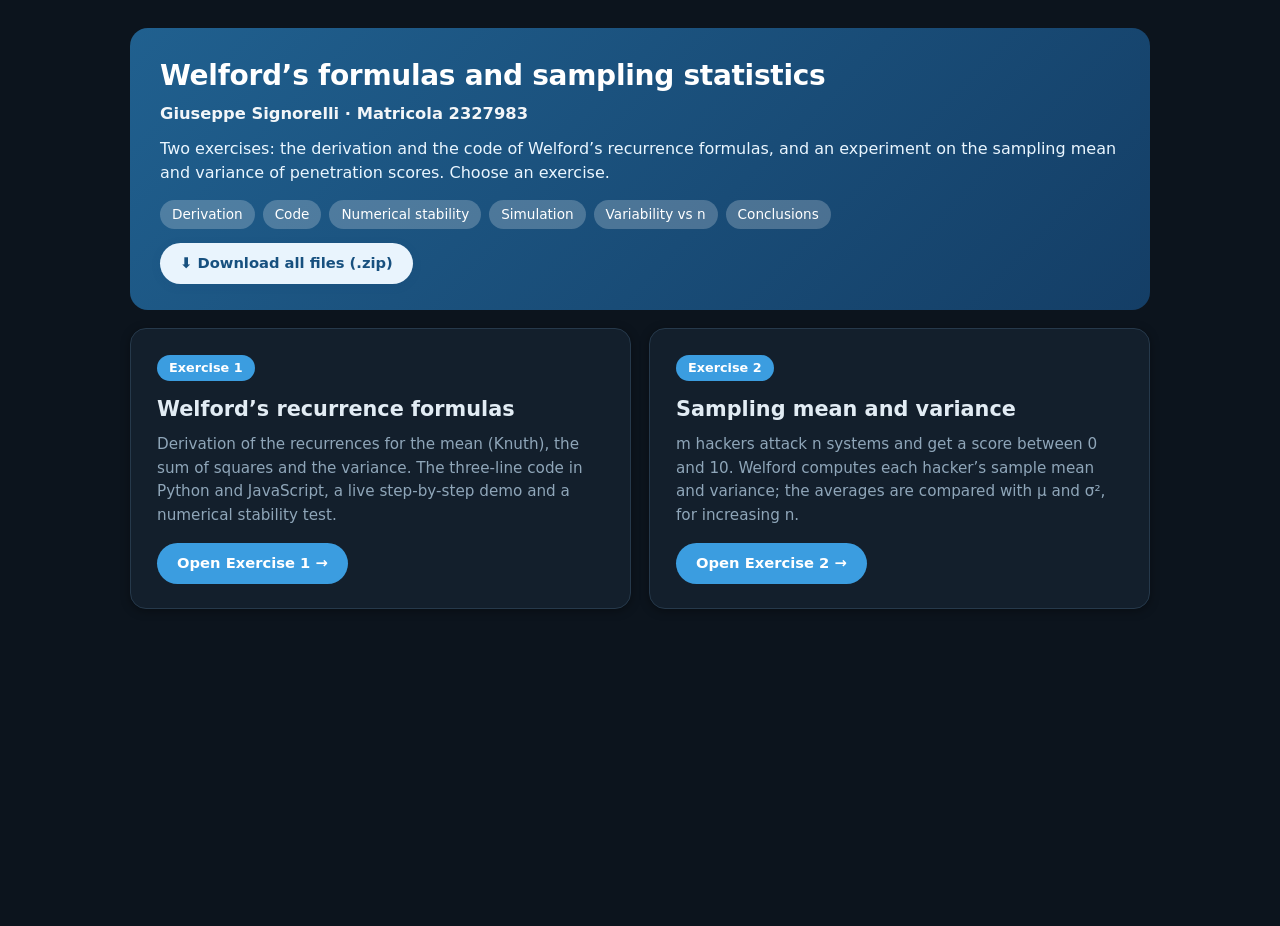
<file: Homework4/index.html>
<!DOCTYPE html>
<html lang="en" data-theme="dark">
<head>
<meta charset="UTF-8">
<meta name="viewport" content="width=device-width, initial-scale=1">
<title>Homework - Giuseppe Signorelli (2327983)</title>
<link rel="stylesheet" href="style.css">
</head>
<body>
<div class="sheet" style="min-height:92vh">
<header>
  <h1>Welford&rsquo;s formulas and sampling statistics</h1>
  <p class="student">Giuseppe Signorelli &middot; Matricola 2327983</p>
  <p class="sub">Two exercises: the derivation and the code of Welford&rsquo;s recurrence formulas, and an experiment on the sampling mean and variance of penetration scores. Choose an exercise.</p>
  <nav class="toc"><a href="ex1.html">Derivation</a><a href="ex1.html#code">Code</a><a href="ex1.html#stab">Numerical stability</a><a href="ex2.html">Simulation</a><a href="ex2.html#var">Variability vs n</a><a href="ex2.html#concl">Conclusions</a></nav>
  <a class="dl" href="Homework4.zip" download>&#11015; Download all files (.zip)</a>
</header>

<div class="hub">
  <a class="bigbtn" href="ex1.html">
    <span class="tag2">Exercise 1</span>
    <h2>Welford&rsquo;s recurrence formulas</h2>
    <p>Derivation of the recurrences for the mean (Knuth), the sum of squares and the variance. The three-line code in Python and JavaScript, a live step-by-step demo and a numerical stability test.</p>
    <span class="go">Open Exercise 1 &rarr;</span>
  </a>
  <a class="bigbtn" href="ex2.html">
    <span class="tag2">Exercise 2</span>
    <h2>Sampling mean and variance</h2>
    <p>m hackers attack n systems and get a score between 0 and 10. Welford computes each hacker&rsquo;s sample mean and variance; the averages are compared with &mu; and &sigma;&sup2;, for increasing n.</p>
    <span class="go">Open Exercise 2 &rarr;</span>
  </a>
</div>
</div>
<script src="js/welford.js"></script>
<script>
(function () {
  const a = document.querySelector("a.dl");
  a.addEventListener("click", async ev => {
    if (!/^https?:$/.test(location.protocol)) return;
    ev.preventDefault();
    try {
      const r = await fetch(a.href, { method: "HEAD" }); if (!r.ok) throw new Error("missing");
      const t = document.createElement("a"); t.href = a.href; t.download = "Homework4.zip"; document.body.appendChild(t); t.click(); t.remove();
    } catch (e) { alert("Homework4.zip was not found next to index.html. Upload the zip to the same folder of the repository to enable this button."); }
  });
})();
</script>
</body>
</html>
</file>
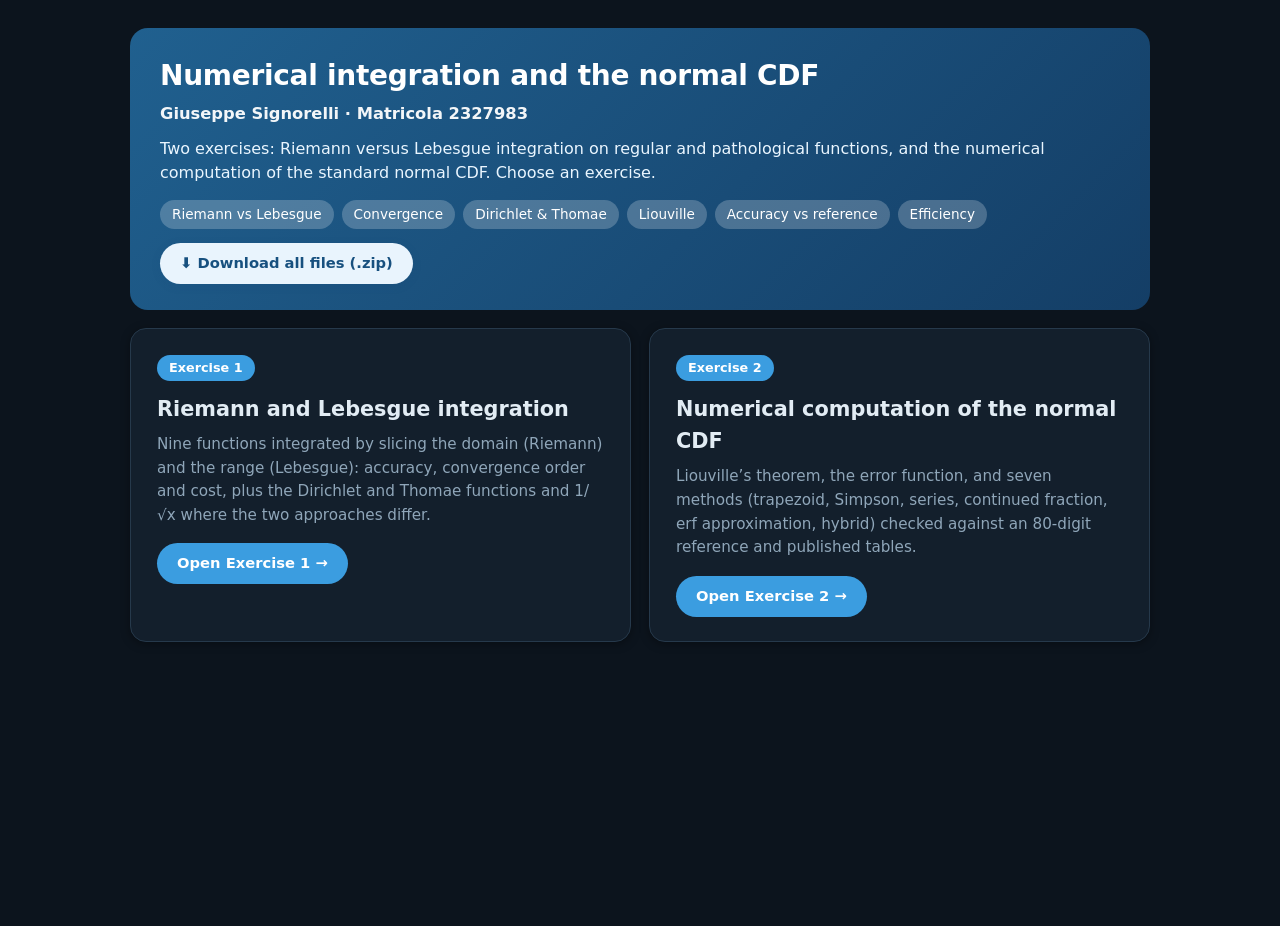
<file: Homework5/index.html>
<!DOCTYPE html>
<html lang="en" data-theme="dark">
<head>
<meta charset="UTF-8">
<meta name="viewport" content="width=device-width, initial-scale=1">
<title>Homework - Giuseppe Signorelli (2327983)</title>
<link rel="stylesheet" href="style.css">
</head>
<body>
<div class="sheet" style="min-height:92vh">
<header>
  <h1>Numerical integration and the normal CDF</h1>
  <p class="student">Giuseppe Signorelli &middot; Matricola 2327983</p>
  <p class="sub">Two exercises: Riemann versus Lebesgue integration on regular and pathological functions, and the numerical computation of the standard normal CDF. Choose an exercise.</p>
  <nav class="toc"><a href="ex1.html#idea">Riemann vs Lebesgue</a><a href="ex1.html#conv">Convergence</a><a href="ex1.html#patho">Dirichlet &amp; Thomae</a><a href="ex2.html#liou">Liouville</a><a href="ex2.html#acc">Accuracy vs reference</a><a href="ex2.html#eff">Efficiency</a></nav>
  <a class="dl" href="Homework5.zip" download>&#11015; Download all files (.zip)</a>
</header>
<div class="hub">
  <a class="bigbtn" href="ex1.html">
    <span class="tag2">Exercise 1</span>
    <h2>Riemann and Lebesgue integration</h2>
    <p>Nine functions integrated by slicing the domain (Riemann) and the range (Lebesgue): accuracy, convergence order and cost, plus the Dirichlet and Thomae functions and 1/&radic;x where the two approaches differ.</p>
    <span class="go">Open Exercise 1 &rarr;</span>
  </a>
  <a class="bigbtn" href="ex2.html">
    <span class="tag2">Exercise 2</span>
    <h2>Numerical computation of the normal CDF</h2>
    <p>Liouville&rsquo;s theorem, the error function, and seven methods (trapezoid, Simpson, series, continued fraction, erf approximation, hybrid) checked against an 80-digit reference and published tables.</p>
    <span class="go">Open Exercise 2 &rarr;</span>
  </a>
</div>
</div>
<script>
(function(){const a=document.querySelector("a.dl");a.addEventListener("click",async ev=>{if(!/^https?:$/.test(location.protocol))return;ev.preventDefault();try{const r=await fetch(a.href,{method:"HEAD"});if(!r.ok)throw 0;const t=document.createElement("a");t.href=a.href;t.download="Homework5.zip";document.body.appendChild(t);t.click();t.remove();}catch(e){alert("Homework5.zip was not found next to index.html. Upload the zip to the same folder of the repository to enable this button.");}});})();
</script>
</body>
</html>
</file>
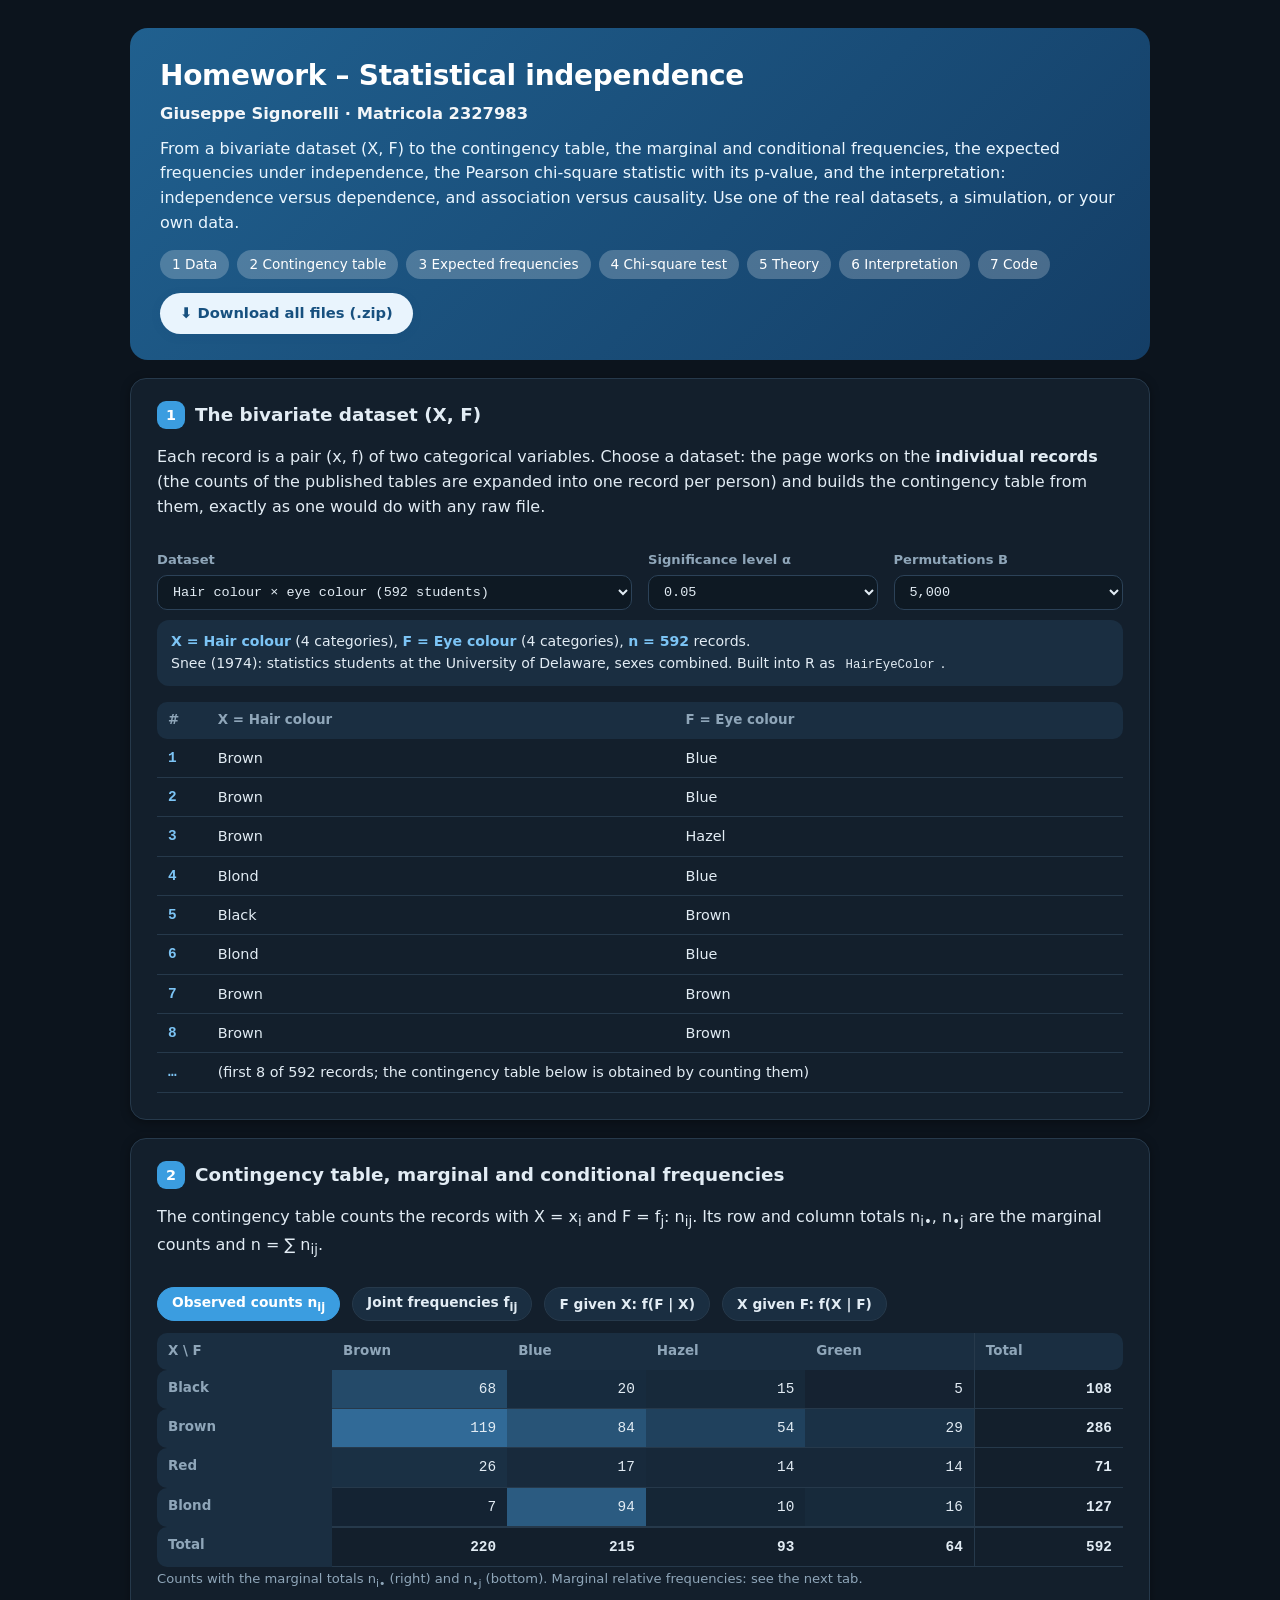
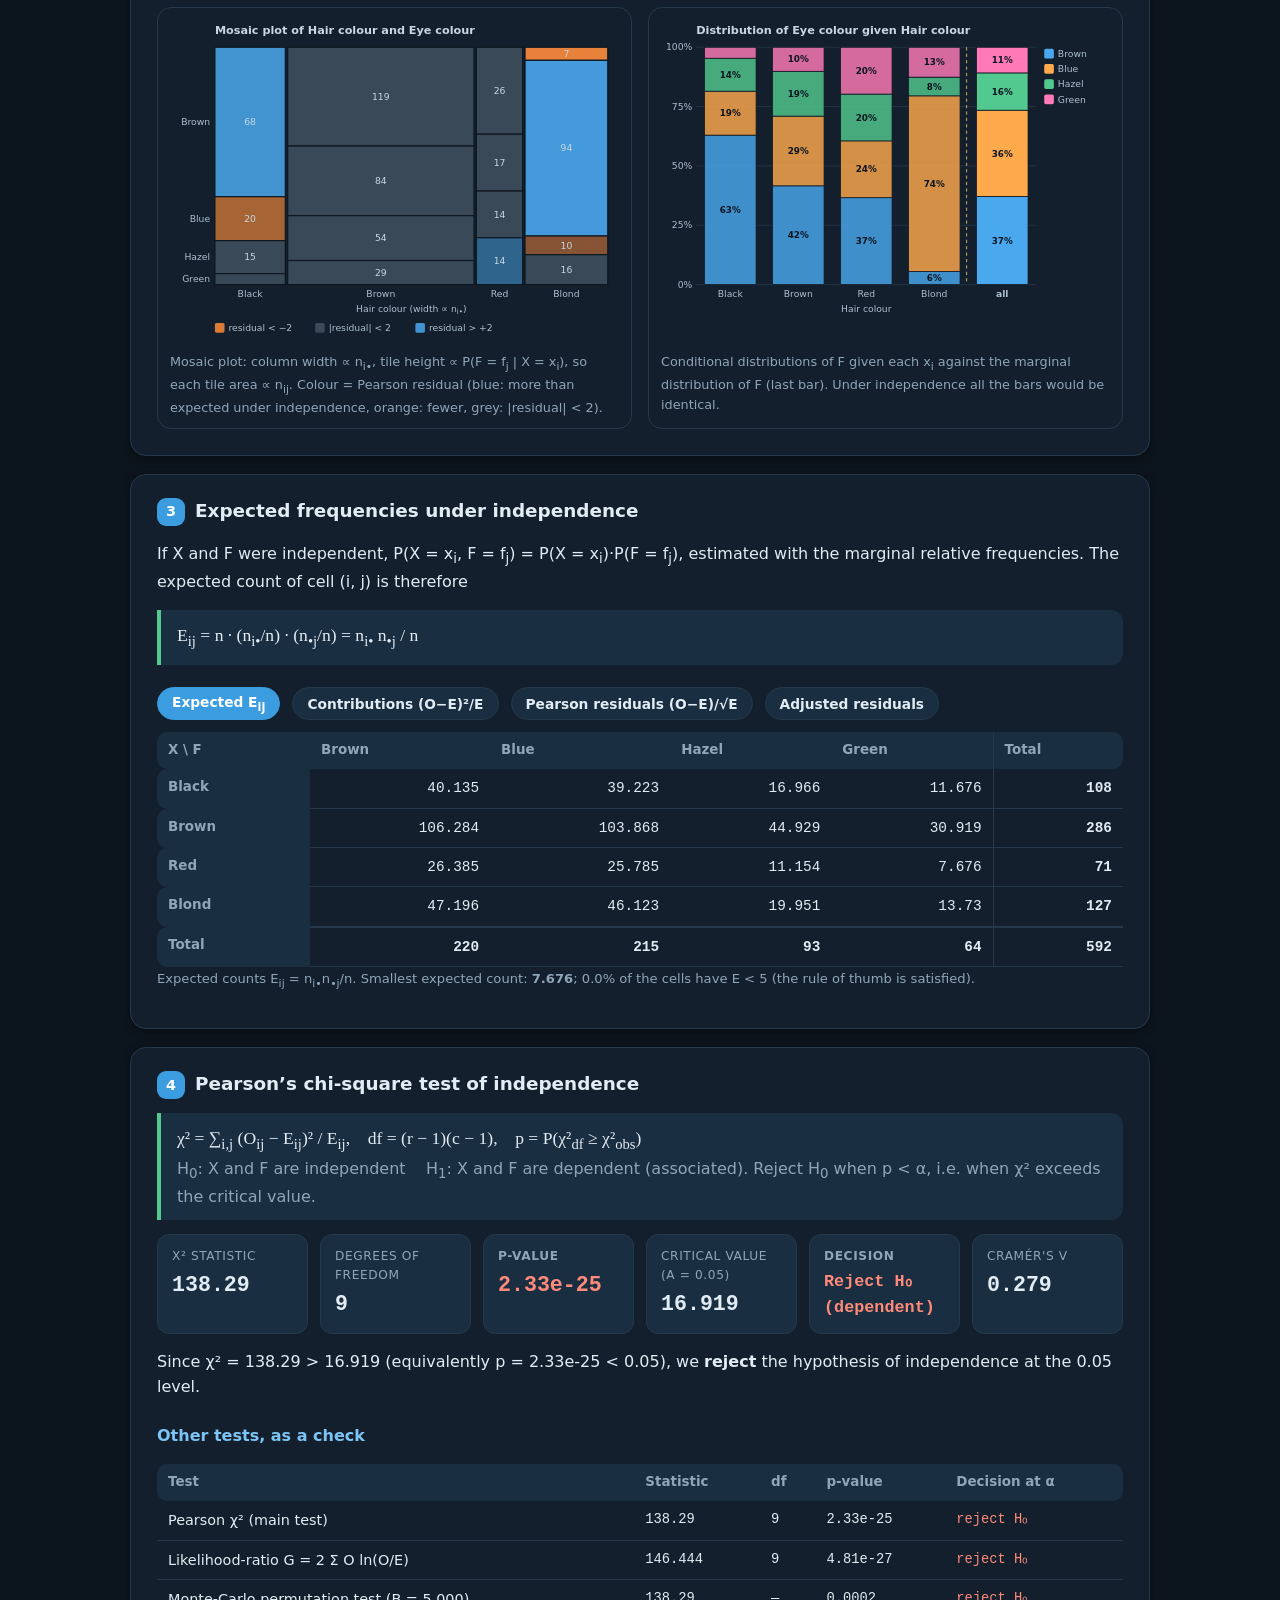
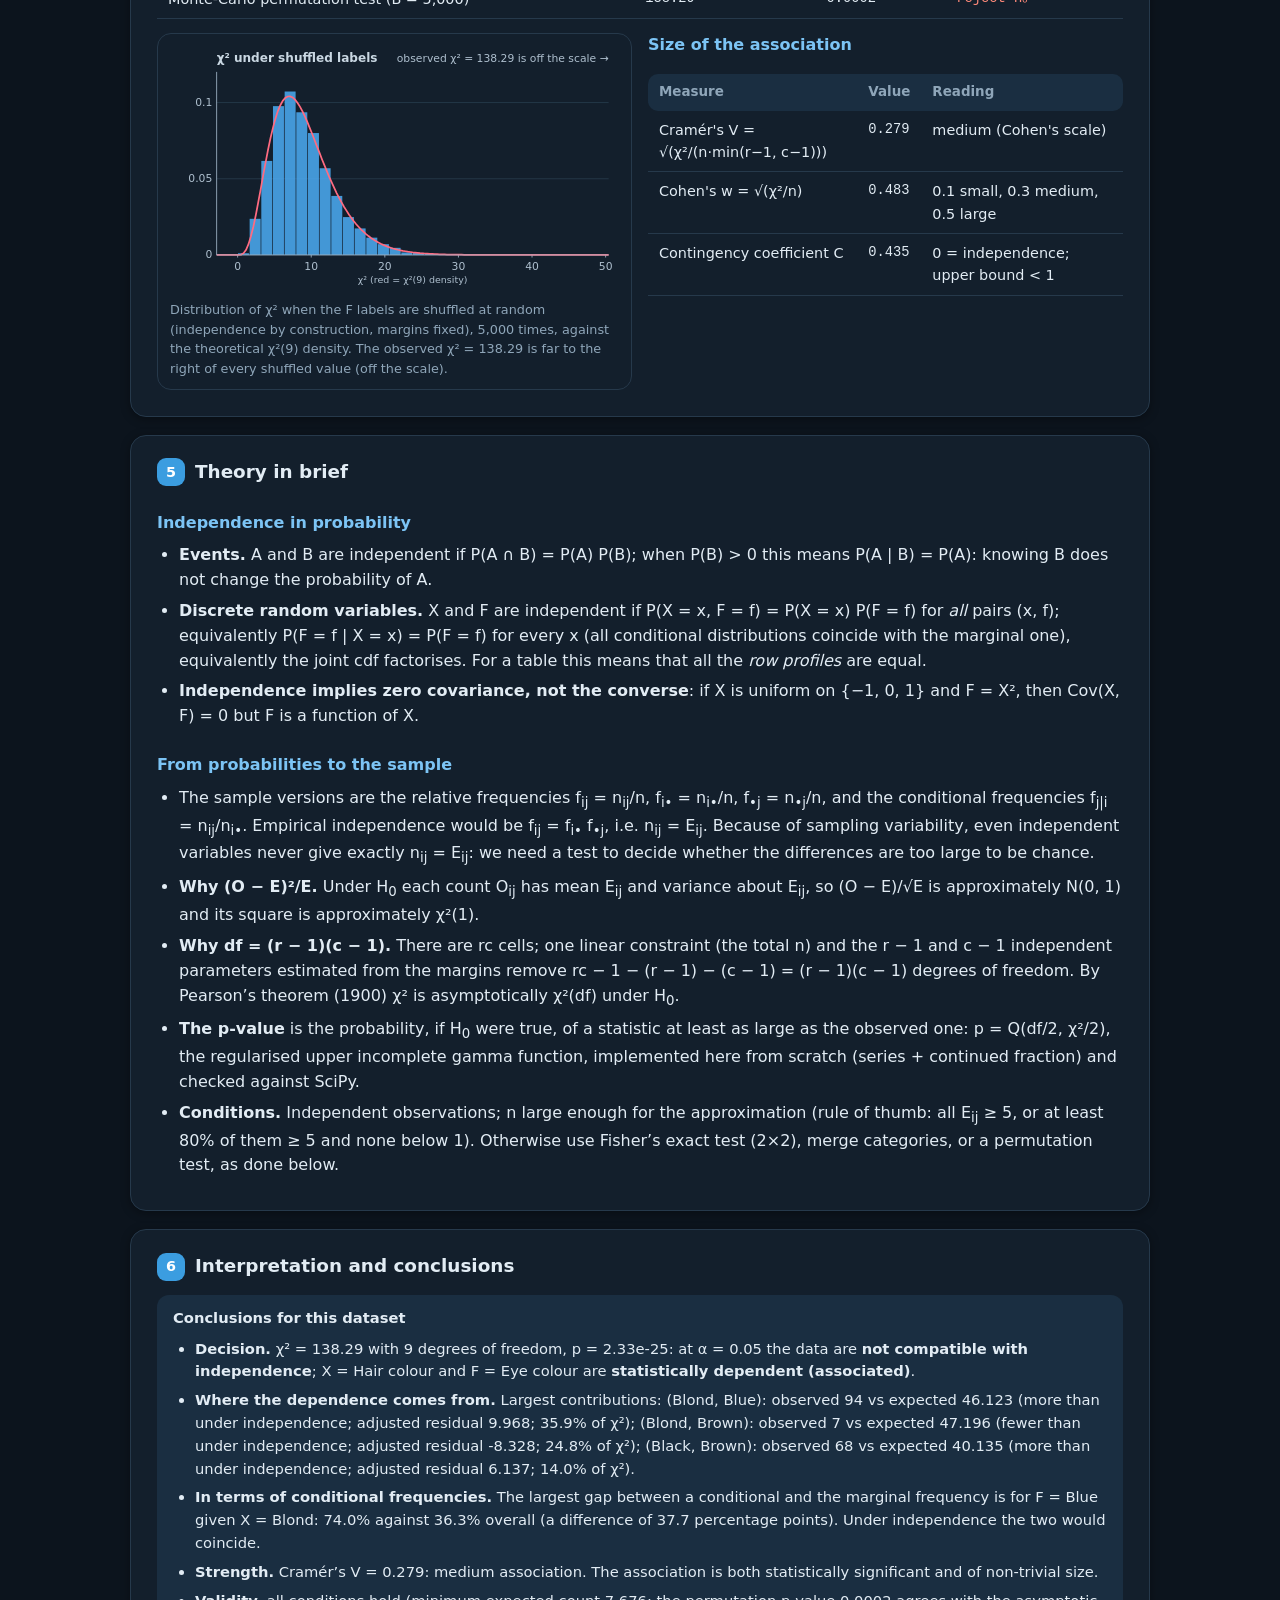
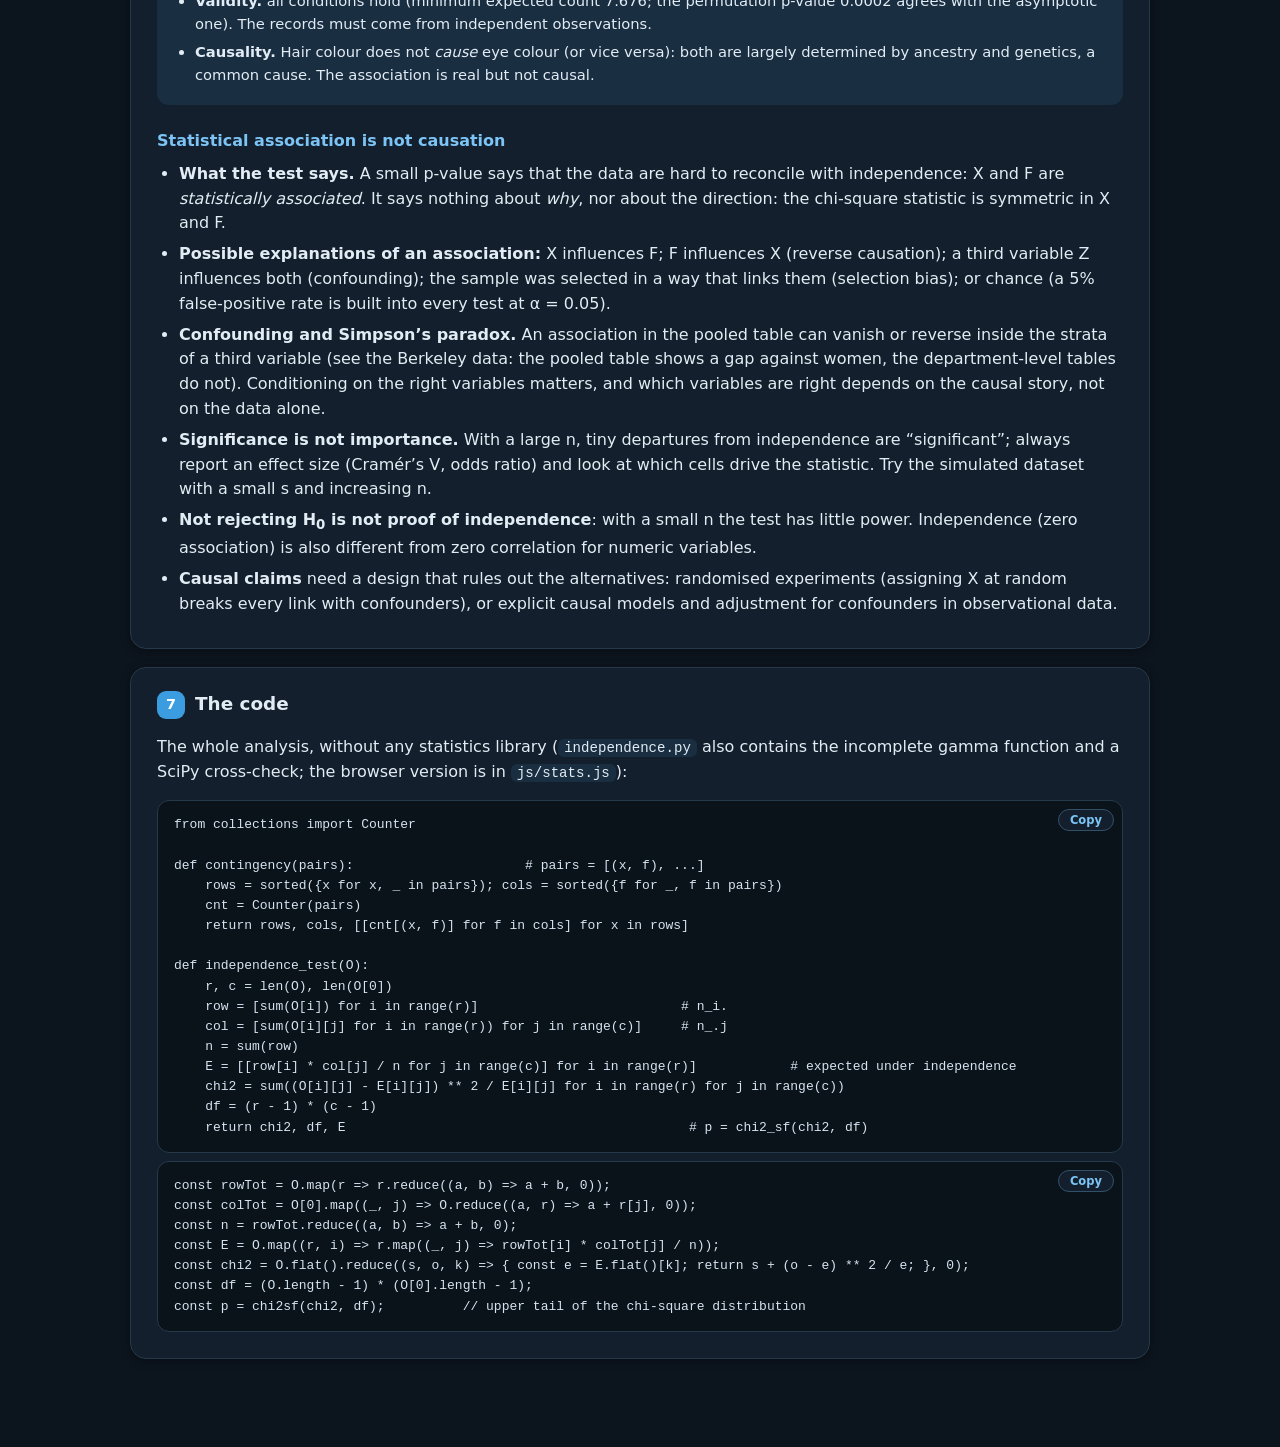
<file: Homework6/index.html>
<!DOCTYPE html>
<html lang="en" data-theme="dark">
<head>
<meta charset="UTF-8">
<meta name="viewport" content="width=device-width, initial-scale=1">
<title>Statistical independence - Giuseppe Signorelli (2327983)</title>
<link rel="stylesheet" href="style.css">
</head>
<body>
<div class="sheet">
<header>
  <h1>Homework &ndash; Statistical independence</h1>
  <p class="student">Giuseppe Signorelli &middot; Matricola 2327983</p>
  <p class="sub">From a bivariate dataset (X, F) to the contingency table, the marginal and conditional frequencies, the expected frequencies under independence, the Pearson chi-square statistic with its p-value, and the interpretation: independence versus dependence, and association versus causality. Use one of the real datasets, a simulation, or your own data.</p>
  <nav class="toc"><a href="#data">1 Data</a><a href="#table">2 Contingency table</a><a href="#expected">3 Expected frequencies</a><a href="#test">4 Chi-square test</a><a href="#theory">5 Theory</a><a href="#interp">6 Interpretation</a><a href="#code">7 Code</a></nav>
  <a class="dl" href="Homework6.zip" download>&#11015; Download all files (.zip)</a>
</header>

<section class="card" id="data">
  <h2><span class="num">1</span><span>The bivariate dataset (X, F)</span></h2>
  <p>Each record is a pair (x, f) of two categorical variables. Choose a dataset: the page works on the <b>individual records</b> (the counts of the published tables are expanded into one record per person) and builds the contingency table from them, exactly as one would do with any raw file.</p>
  <div class="params">
    <div class="wide"><label for="ds">Dataset</label><select id="ds" onchange="dsChanged()"></select></div>
    <div><label for="alpha">Significance level &alpha;</label><select id="alpha" onchange="update()"><option value="0.10">0.10</option><option value="0.05" selected>0.05</option><option value="0.01">0.01</option><option value="0.001">0.001</option></select></div>
    <div><label for="perm">Permutations B</label><select id="perm" onchange="update()"><option value="0">none</option><option value="1000">1,000</option><option value="5000" selected>5,000</option><option value="20000">20,000</option></select></div>
  </div>
  <div class="params hidden" id="simBox">
    <div><label for="simN">Sample size n</label><input type="number" id="simN" value="300" min="20" max="200000" onchange="update(true)"></div>
    <div><label for="simS">Dependence strength s (0 = independent)</label><input type="number" id="simS" value="0.4" min="0" max="1" step="0.05" onchange="update(true)"></div>
    <div><label for="simSeed">Seed</label><input type="number" id="simSeed" value="2327983" onchange="update(true)"></div>
  </div>
  <div class="hidden" id="custBox">
    <div class="params">
      <div><label for="custMode">Input format</label><select id="custMode" onchange="custModeChanged()"><option value="table">Table of counts (first row = column labels, first column = row labels)</option><option value="raw">Raw records: one pair &ldquo;x, f&rdquo; per line</option></select></div>
      <div><label for="custFile">or load a .csv / .txt file</label><input type="file" id="custFile" accept=".csv,.txt,.tsv" onchange="loadFile(this)"></div>
    </div>
    <label for="custTxt">Your data (separators: comma, semicolon or tab)</label>
    <textarea id="custTxt" class="short" style="height:130px" spellcheck="false"></textarea>
    <button onclick="update(true)">Analyse my data</button>
    <p class="note">Numeric variables with more than 12 distinct values are grouped automatically into 5 equal-frequency classes. A first line that looks like a header (non-numeric second field in raw mode and the second line is a pair) can be kept: it is treated as data unless you delete it.</p>
  </div>
  <div class="box" id="dsDesc"></div>
  <div class="msg" id="dsMsg"></div>
  <div class="tblwrap"><table class="res" id="recTab"></table></div>
</section>

<section class="card" id="table">
  <h2><span class="num">2</span><span>Contingency table, marginal and conditional frequencies</span></h2>
  <p>The contingency table counts the records with X = x<sub>i</sub> and F = f<sub>j</sub>: n<sub>ij</sub>. Its row and column totals n<sub>i&bull;</sub>, n<sub>&bull;j</sub> are the marginal counts and n = &sum; n<sub>ij</sub>.</p>
  <div class="tabrow" id="tabBtns"></div>
  <div class="tblwrap"><table class="res" id="freqTab"></table></div>
  <p class="cap" id="freqCap"></p>
  <div class="figs2"><figure><svg id="svgMosaic"></svg><figcaption>Mosaic plot: column width &prop; n<sub>i&bull;</sub>, tile height &prop; P(F = f<sub>j</sub> | X = x<sub>i</sub>), so each tile area &prop; n<sub>ij</sub>. Colour = Pearson residual (blue: more than expected under independence, orange: fewer, grey: |residual| &lt; 2).</figcaption></figure>
  <figure><svg id="svgBars"></svg><figcaption>Conditional distributions of F given each x<sub>i</sub> against the marginal distribution of F (last bar). Under independence all the bars would be identical.</figcaption></figure></div>
</section>

<section class="card" id="expected">
  <h2><span class="num">3</span><span>Expected frequencies under independence</span></h2>
  <p>If X and F were independent, P(X = x<sub>i</sub>, F = f<sub>j</sub>) = P(X = x<sub>i</sub>)&middot;P(F = f<sub>j</sub>), estimated with the marginal relative frequencies. The expected count of cell (i, j) is therefore</p>
  <div class="result"><span class="eq">E<sub>ij</sub> = n &middot; (n<sub>i&bull;</sub>/n) &middot; (n<sub>&bull;j</sub>/n) = n<sub>i&bull;</sub> n<sub>&bull;j</sub> / n</span></div>
  <div class="tabrow" id="expBtns"></div>
  <div class="tblwrap"><table class="res" id="expTab"></table></div>
  <p class="cap" id="expCap"></p>
</section>

<section class="card" id="test">
  <h2><span class="num">4</span><span>Pearson&rsquo;s chi-square test of independence</span></h2>
  <div class="result"><span class="eq">&chi;&sup2; = &sum;<sub>i,j</sub> (O<sub>ij</sub> &minus; E<sub>ij</sub>)&sup2; / E<sub>ij</sub>, &nbsp;&nbsp; df = (r &minus; 1)(c &minus; 1), &nbsp;&nbsp; p = P(&chi;&sup2;<sub>df</sub> &ge; &chi;&sup2;<sub>obs</sub>)</span>
    <span class="sub">H<sub>0</sub>: X and F are independent &nbsp;&nbsp; H<sub>1</sub>: X and F are dependent (associated). Reject H<sub>0</sub> when p &lt; &alpha;, i.e. when &chi;&sup2; exceeds the critical value.</span></div>
  <div class="kpis" id="kpis"></div>
  <p id="testNote"></p>
  <h3>Other tests, as a check</h3>
  <div class="tblwrap"><table class="res" id="altTab"></table></div>
  <div class="figs2"><figure><svg id="svgPerm"></svg><figcaption id="permCap">Distribution of &chi;&sup2; when the labels of F are randomly shuffled (independence by construction) against the theoretical &chi;&sup2;(df) density.</figcaption></figure>
  <div><h3 style="margin-top:0">Size of the association</h3><div class="tblwrap"><table class="res" id="effTab"></table></div></div></div>
</section>

<section class="card" id="theory">
  <h2><span class="num">5</span><span>Theory in brief</span></h2>
  <h3>Independence in probability</h3>
  <ul class="plain">
    <li><b>Events.</b> A and B are independent if P(A &cap; B) = P(A) P(B); when P(B) &gt; 0 this means P(A | B) = P(A): knowing B does not change the probability of A.</li>
    <li><b>Discrete random variables.</b> X and F are independent if P(X = x, F = f) = P(X = x) P(F = f) for <i>all</i> pairs (x, f); equivalently P(F = f | X = x) = P(F = f) for every x (all conditional distributions coincide with the marginal one), equivalently the joint cdf factorises. For a table this means that all the <i>row profiles</i> are equal.</li>
    <li><b>Independence implies zero covariance, not the converse</b>: if X is uniform on {&minus;1, 0, 1} and F = X&sup2;, then Cov(X, F) = 0 but F is a function of X.</li>
  </ul>
  <h3>From probabilities to the sample</h3>
  <ul class="plain">
    <li>The sample versions are the relative frequencies f<sub>ij</sub> = n<sub>ij</sub>/n, f<sub>i&bull;</sub> = n<sub>i&bull;</sub>/n, f<sub>&bull;j</sub> = n<sub>&bull;j</sub>/n, and the conditional frequencies f<sub>j|i</sub> = n<sub>ij</sub>/n<sub>i&bull;</sub>. Empirical independence would be f<sub>ij</sub> = f<sub>i&bull;</sub> f<sub>&bull;j</sub>, i.e. n<sub>ij</sub> = E<sub>ij</sub>. Because of sampling variability, even independent variables never give exactly n<sub>ij</sub> = E<sub>ij</sub>: we need a test to decide whether the differences are too large to be chance.</li>
    <li><b>Why (O &minus; E)&sup2;/E.</b> Under H<sub>0</sub> each count O<sub>ij</sub> has mean E<sub>ij</sub> and variance about E<sub>ij</sub>, so (O &minus; E)/&radic;E is approximately N(0, 1) and its square is approximately &chi;&sup2;(1).</li>
    <li><b>Why df = (r &minus; 1)(c &minus; 1).</b> There are rc cells; one linear constraint (the total n) and the r &minus; 1 and c &minus; 1 independent parameters estimated from the margins remove rc &minus; 1 &minus; (r &minus; 1) &minus; (c &minus; 1) = (r &minus; 1)(c &minus; 1) degrees of freedom. By Pearson&rsquo;s theorem (1900) &chi;&sup2; is asymptotically &chi;&sup2;(df) under H<sub>0</sub>.</li>
    <li><b>The p-value</b> is the probability, if H<sub>0</sub> were true, of a statistic at least as large as the observed one: p = Q(df/2, &chi;&sup2;/2), the regularised upper incomplete gamma function, implemented here from scratch (series + continued fraction) and checked against SciPy.</li>
    <li><b>Conditions.</b> Independent observations; n large enough for the approximation (rule of thumb: all E<sub>ij</sub> &ge; 5, or at least 80% of them &ge; 5 and none below 1). Otherwise use Fisher&rsquo;s exact test (2&times;2), merge categories, or a permutation test, as done below.</li>
  </ul>
</section>

<section class="card" id="interp">
  <h2><span class="num">6</span><span>Interpretation and conclusions</span></h2>
  <div class="findings" id="findings"></div>
  <div id="strataBox"></div>
  <h3>Statistical association is not causation</h3>
  <ul class="plain">
    <li><b>What the test says.</b> A small p-value says that the data are hard to reconcile with independence: X and F are <i>statistically associated</i>. It says nothing about <i>why</i>, nor about the direction: the chi-square statistic is symmetric in X and F.</li>
    <li><b>Possible explanations of an association:</b> X influences F; F influences X (reverse causation); a third variable Z influences both (confounding); the sample was selected in a way that links them (selection bias); or chance (a 5% false-positive rate is built into every test at &alpha; = 0.05).</li>
    <li><b>Confounding and Simpson&rsquo;s paradox.</b> An association in the pooled table can vanish or reverse inside the strata of a third variable (see the Berkeley data: the pooled table shows a gap against women, the department-level tables do not). Conditioning on the right variables matters, and which variables are right depends on the causal story, not on the data alone.</li>
    <li><b>Significance is not importance.</b> With a large n, tiny departures from independence are &ldquo;significant&rdquo;; always report an effect size (Cramér&rsquo;s V, odds ratio) and look at which cells drive the statistic. Try the simulated dataset with a small s and increasing n.</li>
    <li><b>Not rejecting H<sub>0</sub> is not proof of independence</b>: with a small n the test has little power. Independence (zero association) is also different from zero correlation for numeric variables.</li>
    <li><b>Causal claims</b> need a design that rules out the alternatives: randomised experiments (assigning X at random breaks every link with confounders), or explicit causal models and adjustment for confounders in observational data.</li>
  </ul>
</section>

<section class="card" id="code">
  <h2><span class="num">7</span><span>The code</span></h2>
  <p>The whole analysis, without any statistics library (<code>independence.py</code> also contains the incomplete gamma function and a SciPy cross-check; the browser version is in <code>js/stats.js</code>):</p>
  <pre class="code" id="pyCode"><button class="copy ghost" onclick="copyCode('pyCode', this)">Copy</button>from collections import Counter

def contingency(pairs):                      # pairs = [(x, f), ...]
    rows = sorted({x for x, _ in pairs}); cols = sorted({f for _, f in pairs})
    cnt = Counter(pairs)
    return rows, cols, [[cnt[(x, f)] for f in cols] for x in rows]

def independence_test(O):
    r, c = len(O), len(O[0])
    row = [sum(O[i]) for i in range(r)]                          # n_i.
    col = [sum(O[i][j] for i in range(r)) for j in range(c)]     # n_.j
    n = sum(row)
    E = [[row[i] * col[j] / n for j in range(c)] for i in range(r)]            # expected under independence
    chi2 = sum((O[i][j] - E[i][j]) ** 2 / E[i][j] for i in range(r) for j in range(c))
    df = (r - 1) * (c - 1)
    return chi2, df, E                                            # p = chi2_sf(chi2, df)</pre>
  <pre class="code" id="jsCode"><button class="copy ghost" onclick="copyCode('jsCode', this)">Copy</button>const rowTot = O.map(r =&gt; r.reduce((a, b) =&gt; a + b, 0));
const colTot = O[0].map((_, j) =&gt; O.reduce((a, r) =&gt; a + r[j], 0));
const n = rowTot.reduce((a, b) =&gt; a + b, 0);
const E = O.map((r, i) =&gt; r.map((_, j) =&gt; rowTot[i] * colTot[j] / n));
const chi2 = O.flat().reduce((s, o, k) =&gt; { const e = E.flat()[k]; return s + (o - e) ** 2 / e; }, 0);
const df = (O.length - 1) * (O[0].length - 1);
const p = chi2sf(chi2, df);          // upper tail of the chi-square distribution</pre>
</section>
</div>
<script src="js/charts.js"></script>
<script src="js/stats.js"></script>
<script src="js/app.js"></script>
<script>
(function(){const a=document.querySelector("a.dl");if(!a)return;a.addEventListener("click",async ev=>{if(!/^https?:$/.test(location.protocol))return;ev.preventDefault();try{const r=await fetch(a.href,{method:"HEAD"});if(!r.ok)throw 0;const t=document.createElement("a");t.href=a.href;t.download="independence-site.zip";document.body.appendChild(t);t.click();t.remove();}catch(e){alert("independence-site.zip was not found next to index.html. Upload the zip to the same folder of the repository to enable this button.");}});})();
</script>
</body>
</html>
</file>
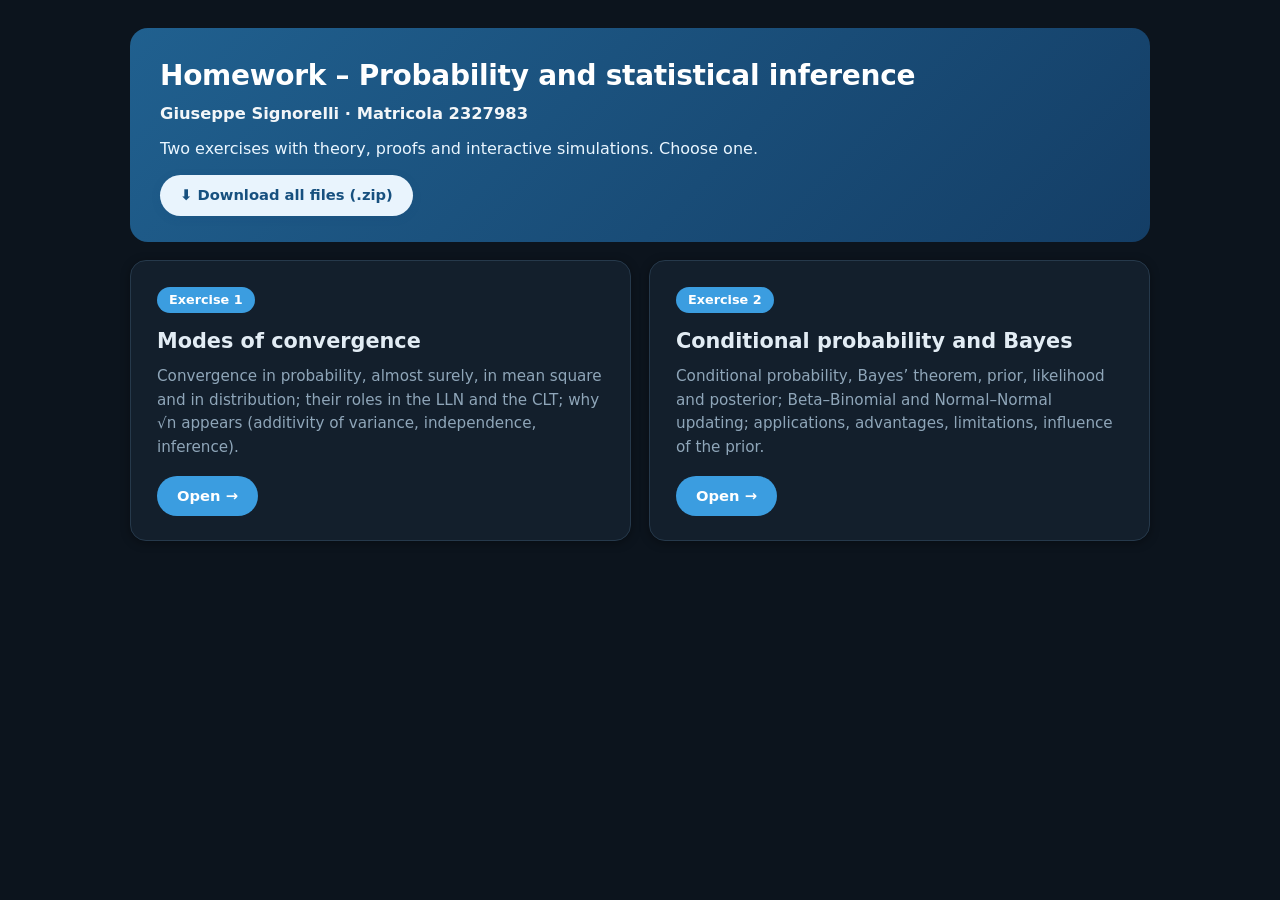
<file: Homework7/index.html>
<!DOCTYPE html>
<html lang="en" data-theme="dark">
<head>
<meta charset="UTF-8">
<meta name="viewport" content="width=device-width, initial-scale=1">
<title>Probability and inference - Giuseppe Signorelli (2327983)</title>
<link rel="stylesheet" href="style.css">
</head>
<body>
<div class="sheet" style="min-height:70vh">
<header>
  <h1>Homework &ndash; Probability and statistical inference</h1>
  <p class="student">Giuseppe Signorelli &middot; Matricola 2327983</p>
  <p class="sub">Two exercises with theory, proofs and interactive simulations. Choose one.</p>
  <a class="dl" href="Homework7.zip" download>&#11015; Download all files (.zip)</a>
</header>
<div class="hub">
  <a class="bigbtn" href="ex1.html"><span class="tag2">Exercise 1</span><h2>Modes of convergence</h2><p>Convergence in probability, almost surely, in mean square and in distribution; their roles in the LLN and the CLT; why &radic;n appears (additivity of variance, independence, inference).</p><span class="go">Open &rarr;</span></a>
  <a class="bigbtn" href="ex2.html"><span class="tag2">Exercise 2</span><h2>Conditional probability and Bayes</h2><p>Conditional probability, Bayes&rsquo; theorem, prior, likelihood and posterior; Beta&ndash;Binomial and Normal&ndash;Normal updating; applications, advantages, limitations, influence of the prior.</p><span class="go">Open &rarr;</span></a>
</div>
</div>
<script>
(function(){const a=document.querySelector("a.dl");if(!a)return;a.addEventListener("click",async ev=>{if(!/^https?:$/.test(location.protocol))return;ev.preventDefault();try{const r=await fetch(a.href,{method:"HEAD"});if(!r.ok)throw 0;const t=document.createElement("a");t.href=a.href;t.download="Homework7.zip";document.body.appendChild(t);t.click();t.remove();}catch(e){alert("Homework7.zip was not found next to the pages. Upload the zip to the same folder of the repository to enable this button.");}});})();
</script>
</body>
</html>
</file>
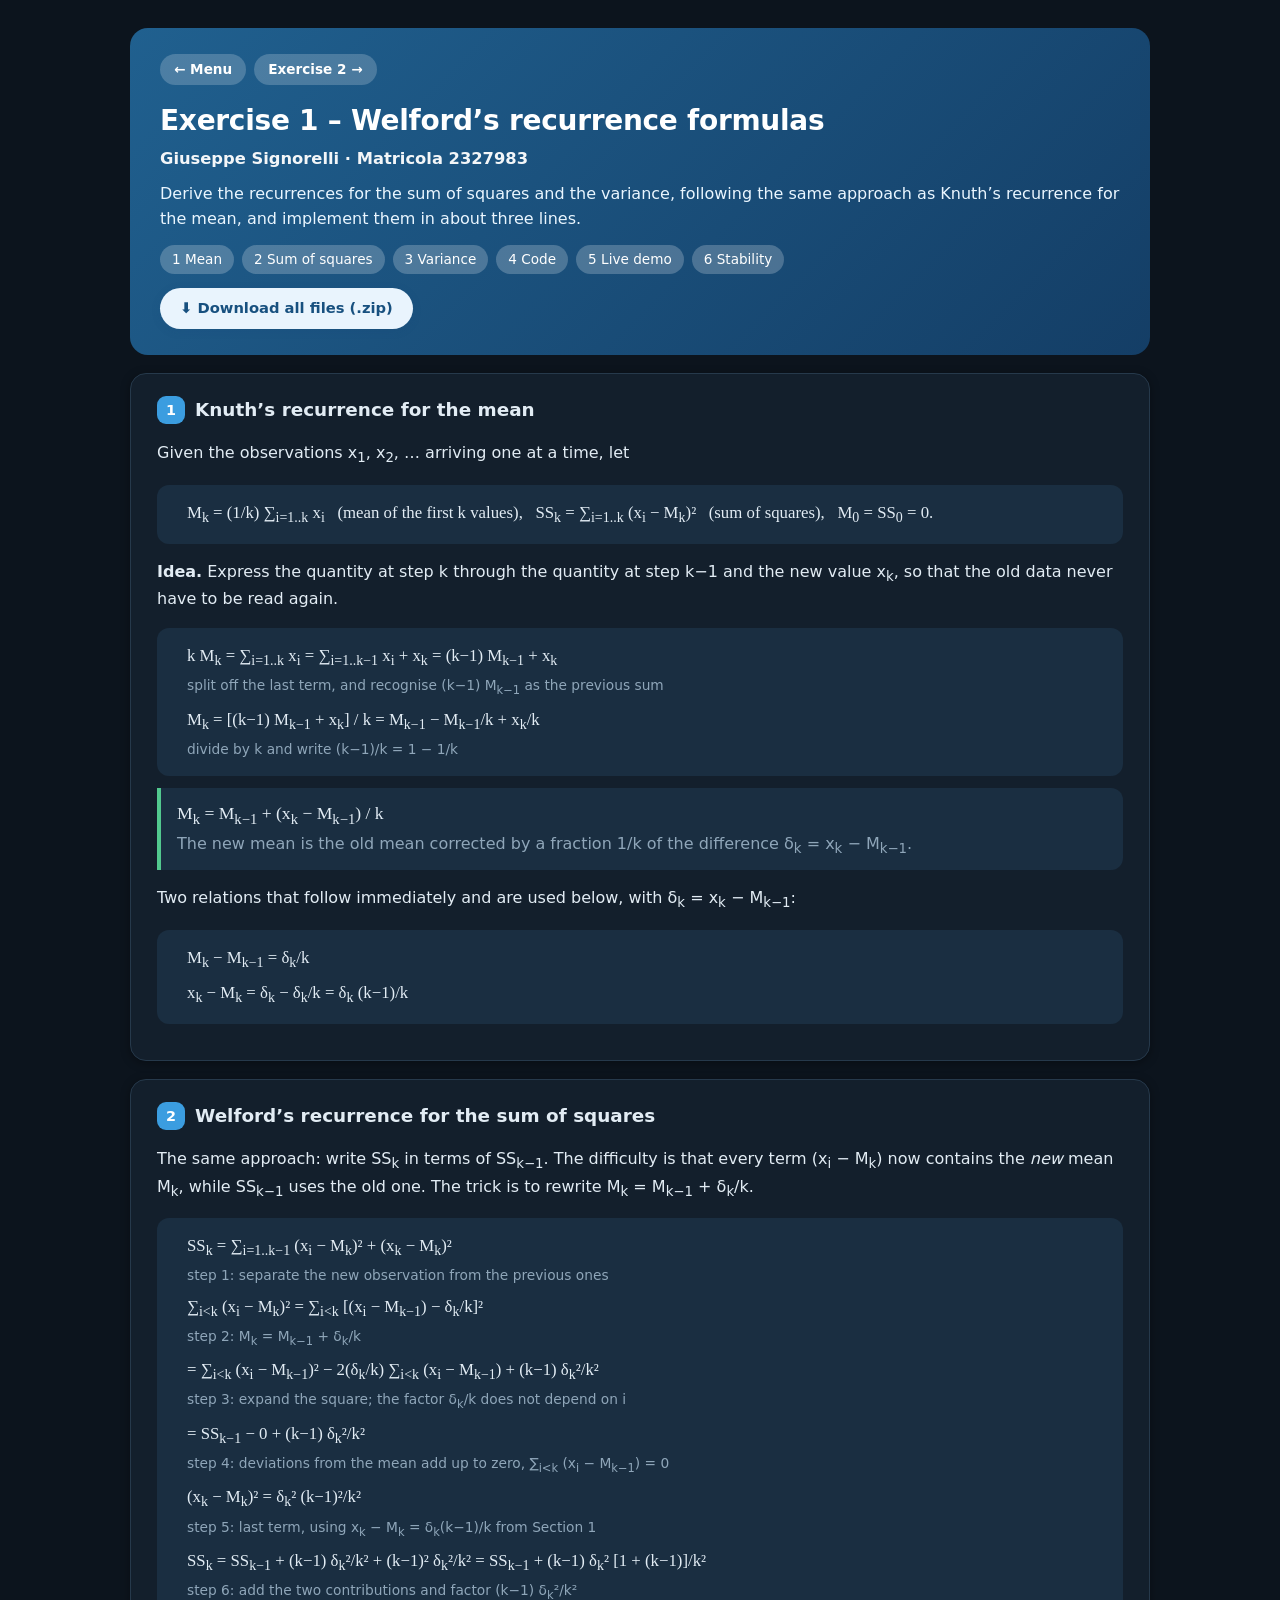
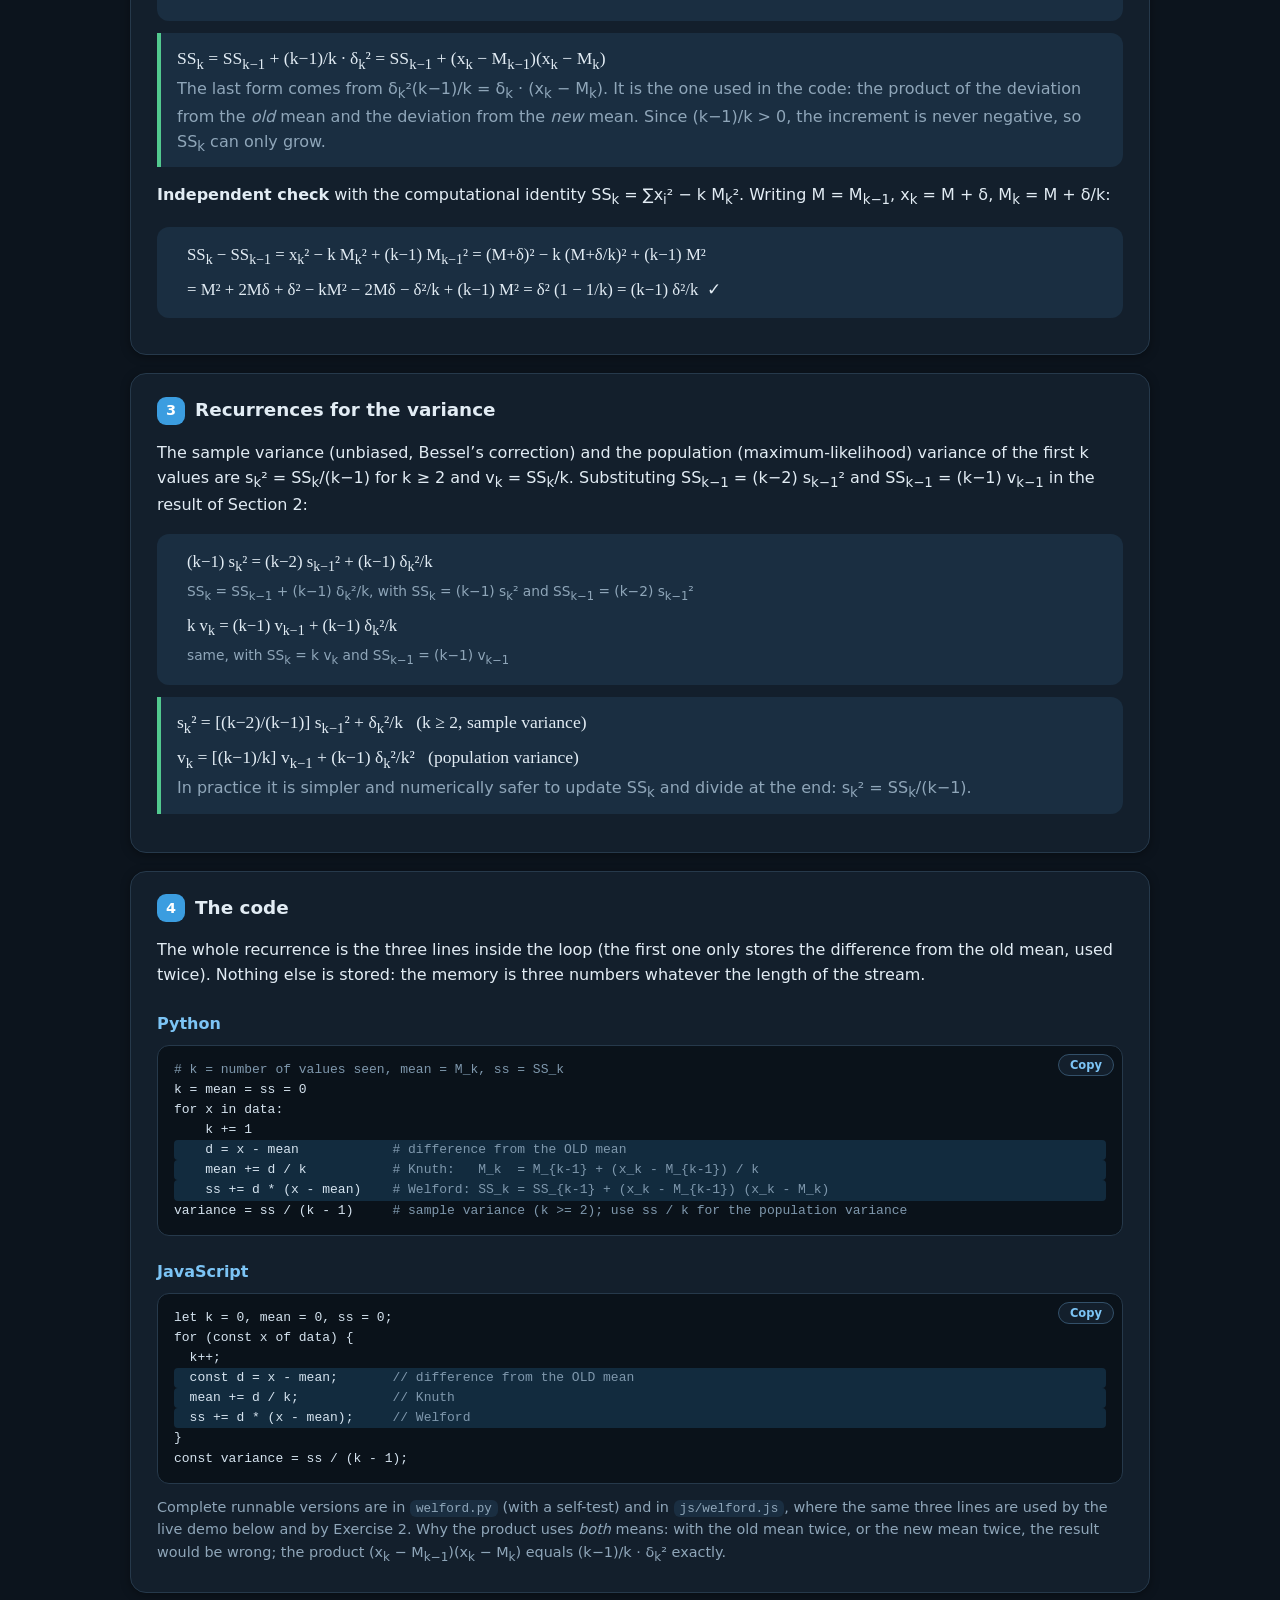
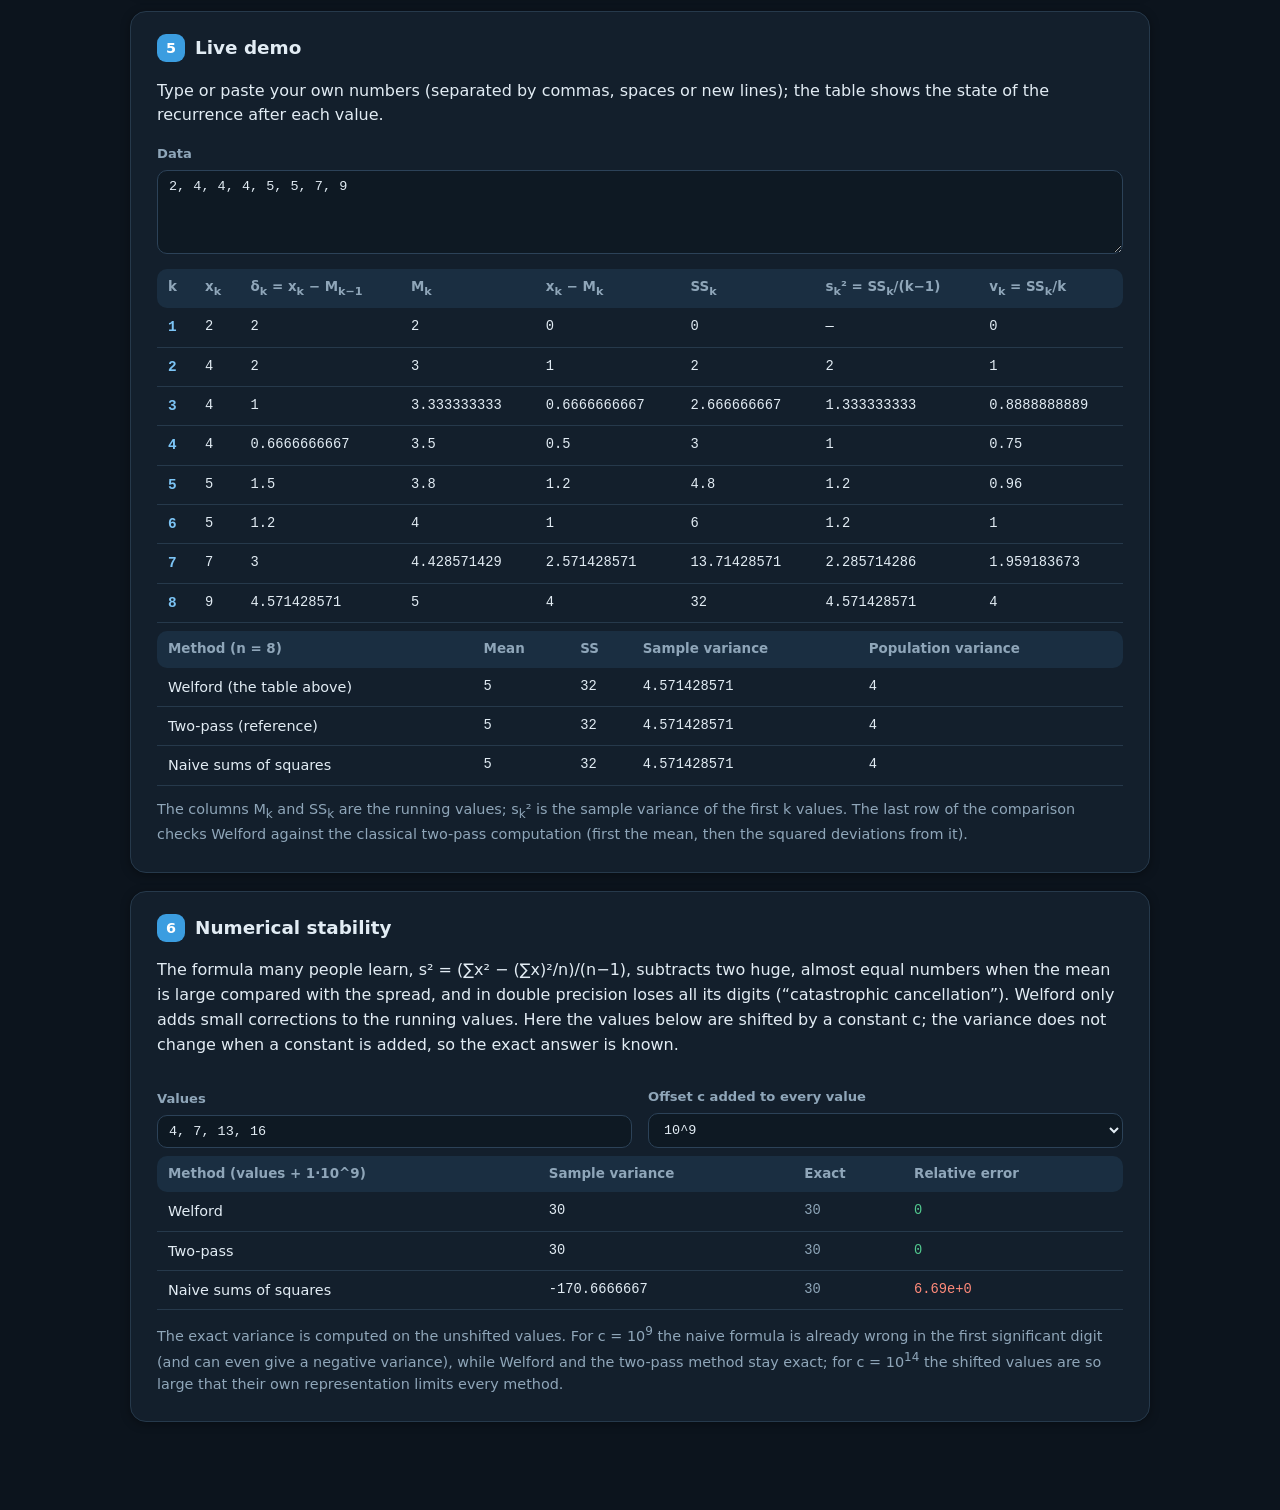
<file: Homework4/ex1.html>
<!DOCTYPE html>
<html lang="en" data-theme="dark">
<head>
<meta charset="UTF-8">
<meta name="viewport" content="width=device-width, initial-scale=1">
<title>Exercise 1 - Giuseppe Signorelli (2327983)</title>
<link rel="stylesheet" href="style.css">
</head>
<body>
<div class="sheet">
<header>
  <div class="navtop"><a href="index.html">&larr; Menu</a><a href="ex2.html">Exercise 2 &rarr;</a></div>
  <h1>Exercise 1 &ndash; Welford&rsquo;s recurrence formulas</h1>
  <p class="student">Giuseppe Signorelli &middot; Matricola 2327983</p>
  <p class="sub">Derive the recurrences for the sum of squares and the variance, following the same approach as Knuth&rsquo;s recurrence for the mean, and implement them in about three lines.</p>
  <nav class="toc"><a href="#d1">1 Mean</a><a href="#d2">2 Sum of squares</a><a href="#d3">3 Variance</a><a href="#code">4 Code</a><a href="#demo">5 Live demo</a><a href="#stab">6 Stability</a></nav>
  <a class="dl" href="Homework4.zip" download>&#11015; Download all files (.zip)</a>
</header>

<section class="card" id="d1">
  <h2><span class="num">1</span><span>Knuth&rsquo;s recurrence for the mean</span></h2>
  <p>Given the observations x<sub>1</sub>, x<sub>2</sub>, &hellip; arriving one at a time, let</p>
  <div class="deriv"><span class="eq">M<sub>k</sub> = (1/k) &sum;<sub>i=1..k</sub> x<sub>i</sub> &nbsp;&nbsp;(mean of the first k values),&nbsp;&nbsp; SS<sub>k</sub> = &sum;<sub>i=1..k</sub> (x<sub>i</sub> &minus; M<sub>k</sub>)&sup2; &nbsp;&nbsp;(sum of squares),&nbsp;&nbsp; M<sub>0</sub> = SS<sub>0</sub> = 0.</span></div>
  <p><b>Idea.</b> Express the quantity at step k through the quantity at step k&minus;1 and the new value x<sub>k</sub>, so that the old data never have to be read again.</p>
  <div class="deriv">
    <span class="eq">k M<sub>k</sub> = &sum;<sub>i=1..k</sub> x<sub>i</sub> = &sum;<sub>i=1..k&minus;1</sub> x<sub>i</sub> + x<sub>k</sub> = (k&minus;1) M<sub>k&minus;1</sub> + x<sub>k</sub></span>
    <span class="why">split off the last term, and recognise (k&minus;1) M<sub>k&minus;1</sub> as the previous sum</span>
    <span class="eq">M<sub>k</sub> = [(k&minus;1) M<sub>k&minus;1</sub> + x<sub>k</sub>] / k = M<sub>k&minus;1</sub> &minus; M<sub>k&minus;1</sub>/k + x<sub>k</sub>/k</span>
    <span class="why">divide by k and write (k&minus;1)/k = 1 &minus; 1/k</span>
  </div>
  <div class="result"><span class="eq">M<sub>k</sub> = M<sub>k&minus;1</sub> + (x<sub>k</sub> &minus; M<sub>k&minus;1</sub>) / k</span>
  <span class="sub">The new mean is the old mean corrected by a fraction 1/k of the difference &delta;<sub>k</sub> = x<sub>k</sub> &minus; M<sub>k&minus;1</sub>.</span></div>
  <p>Two relations that follow immediately and are used below, with &delta;<sub>k</sub> = x<sub>k</sub> &minus; M<sub>k&minus;1</sub>:</p>
  <div class="deriv"><span class="eq">M<sub>k</sub> &minus; M<sub>k&minus;1</sub> = &delta;<sub>k</sub>/k</span><span class="eq">x<sub>k</sub> &minus; M<sub>k</sub> = &delta;<sub>k</sub> &minus; &delta;<sub>k</sub>/k = &delta;<sub>k</sub> (k&minus;1)/k</span></div>
</section>

<section class="card" id="d2">
  <h2><span class="num">2</span><span>Welford&rsquo;s recurrence for the sum of squares</span></h2>
  <p>The same approach: write SS<sub>k</sub> in terms of SS<sub>k&minus;1</sub>. The difficulty is that every term (x<sub>i</sub> &minus; M<sub>k</sub>) now contains the <i>new</i> mean M<sub>k</sub>, while SS<sub>k&minus;1</sub> uses the old one. The trick is to rewrite M<sub>k</sub> = M<sub>k&minus;1</sub> + &delta;<sub>k</sub>/k.</p>
  <div class="deriv">
    <span class="eq">SS<sub>k</sub> = &sum;<sub>i=1..k&minus;1</sub> (x<sub>i</sub> &minus; M<sub>k</sub>)&sup2; + (x<sub>k</sub> &minus; M<sub>k</sub>)&sup2;</span>
    <span class="why">step 1: separate the new observation from the previous ones</span>
    <span class="eq">&sum;<sub>i&lt;k</sub> (x<sub>i</sub> &minus; M<sub>k</sub>)&sup2; = &sum;<sub>i&lt;k</sub> [(x<sub>i</sub> &minus; M<sub>k&minus;1</sub>) &minus; &delta;<sub>k</sub>/k]&sup2;</span>
    <span class="why">step 2: M<sub>k</sub> = M<sub>k&minus;1</sub> + &delta;<sub>k</sub>/k</span>
    <span class="eq">= &sum;<sub>i&lt;k</sub> (x<sub>i</sub> &minus; M<sub>k&minus;1</sub>)&sup2; &minus; 2(&delta;<sub>k</sub>/k) &sum;<sub>i&lt;k</sub> (x<sub>i</sub> &minus; M<sub>k&minus;1</sub>) + (k&minus;1) &delta;<sub>k</sub>&sup2;/k&sup2;</span>
    <span class="why">step 3: expand the square; the factor &delta;<sub>k</sub>/k does not depend on i</span>
    <span class="eq">= SS<sub>k&minus;1</sub> &minus; 0 + (k&minus;1) &delta;<sub>k</sub>&sup2;/k&sup2;</span>
    <span class="why">step 4: deviations from the mean add up to zero, &sum;<sub>i&lt;k</sub> (x<sub>i</sub> &minus; M<sub>k&minus;1</sub>) = 0</span>
    <span class="eq">(x<sub>k</sub> &minus; M<sub>k</sub>)&sup2; = &delta;<sub>k</sub>&sup2; (k&minus;1)&sup2;/k&sup2;</span>
    <span class="why">step 5: last term, using x<sub>k</sub> &minus; M<sub>k</sub> = &delta;<sub>k</sub>(k&minus;1)/k from Section 1</span>
    <span class="eq">SS<sub>k</sub> = SS<sub>k&minus;1</sub> + (k&minus;1) &delta;<sub>k</sub>&sup2;/k&sup2; + (k&minus;1)&sup2; &delta;<sub>k</sub>&sup2;/k&sup2; = SS<sub>k&minus;1</sub> + (k&minus;1) &delta;<sub>k</sub>&sup2; [1 + (k&minus;1)]/k&sup2;</span>
    <span class="why">step 6: add the two contributions and factor (k&minus;1) &delta;<sub>k</sub>&sup2;/k&sup2;</span>
  </div>
  <div class="result"><span class="eq">SS<sub>k</sub> = SS<sub>k&minus;1</sub> + (k&minus;1)/k &middot; &delta;<sub>k</sub>&sup2; = SS<sub>k&minus;1</sub> + (x<sub>k</sub> &minus; M<sub>k&minus;1</sub>)(x<sub>k</sub> &minus; M<sub>k</sub>)</span>
  <span class="sub">The last form comes from &delta;<sub>k</sub>&sup2;(k&minus;1)/k = &delta;<sub>k</sub> &middot; (x<sub>k</sub> &minus; M<sub>k</sub>). It is the one used in the code: the product of the deviation from the <i>old</i> mean and the deviation from the <i>new</i> mean. Since (k&minus;1)/k &gt; 0, the increment is never negative, so SS<sub>k</sub> can only grow.</span></div>
  <p><b>Independent check</b> with the computational identity SS<sub>k</sub> = &sum;x<sub>i</sub>&sup2; &minus; k M<sub>k</sub>&sup2;. Writing M = M<sub>k&minus;1</sub>, x<sub>k</sub> = M + &delta;, M<sub>k</sub> = M + &delta;/k:</p>
  <div class="deriv"><span class="eq">SS<sub>k</sub> &minus; SS<sub>k&minus;1</sub> = x<sub>k</sub>&sup2; &minus; k M<sub>k</sub>&sup2; + (k&minus;1) M<sub>k&minus;1</sub>&sup2; = (M+&delta;)&sup2; &minus; k (M+&delta;/k)&sup2; + (k&minus;1) M&sup2;</span>
  <span class="eq">= M&sup2; + 2M&delta; + &delta;&sup2; &minus; kM&sup2; &minus; 2M&delta; &minus; &delta;&sup2;/k + (k&minus;1) M&sup2; = &delta;&sup2; (1 &minus; 1/k) = (k&minus;1) &delta;&sup2;/k &nbsp;&#10003;</span></div>
</section>

<section class="card" id="d3">
  <h2><span class="num">3</span><span>Recurrences for the variance</span></h2>
  <p>The sample variance (unbiased, Bessel&rsquo;s correction) and the population (maximum-likelihood) variance of the first k values are s<sub>k</sub>&sup2; = SS<sub>k</sub>/(k&minus;1) for k &ge; 2 and v<sub>k</sub> = SS<sub>k</sub>/k. Substituting SS<sub>k&minus;1</sub> = (k&minus;2) s<sub>k&minus;1</sub>&sup2; and SS<sub>k&minus;1</sub> = (k&minus;1) v<sub>k&minus;1</sub> in the result of Section 2:</p>
  <div class="deriv">
    <span class="eq">(k&minus;1) s<sub>k</sub>&sup2; = (k&minus;2) s<sub>k&minus;1</sub>&sup2; + (k&minus;1) &delta;<sub>k</sub>&sup2;/k</span>
    <span class="why">SS<sub>k</sub> = SS<sub>k&minus;1</sub> + (k&minus;1) &delta;<sub>k</sub>&sup2;/k, with SS<sub>k</sub> = (k&minus;1) s<sub>k</sub>&sup2; and SS<sub>k&minus;1</sub> = (k&minus;2) s<sub>k&minus;1</sub>&sup2;</span>
    <span class="eq">k v<sub>k</sub> = (k&minus;1) v<sub>k&minus;1</sub> + (k&minus;1) &delta;<sub>k</sub>&sup2;/k</span>
    <span class="why">same, with SS<sub>k</sub> = k v<sub>k</sub> and SS<sub>k&minus;1</sub> = (k&minus;1) v<sub>k&minus;1</sub></span>
  </div>
  <div class="result">
    <span class="eq">s<sub>k</sub>&sup2; = [(k&minus;2)/(k&minus;1)] s<sub>k&minus;1</sub>&sup2; + &delta;<sub>k</sub>&sup2;/k &nbsp;&nbsp;(k &ge; 2, sample variance)</span>
    <span class="eq">v<sub>k</sub> = [(k&minus;1)/k] v<sub>k&minus;1</sub> + (k&minus;1) &delta;<sub>k</sub>&sup2;/k&sup2; &nbsp;&nbsp;(population variance)</span>
    <span class="sub">In practice it is simpler and numerically safer to update SS<sub>k</sub> and divide at the end: s<sub>k</sub>&sup2; = SS<sub>k</sub>/(k&minus;1).</span>
  </div>
</section>

<section class="card" id="code">
  <h2><span class="num">4</span><span>The code</span></h2>
  <p>The whole recurrence is the three lines inside the loop (the first one only stores the difference from the old mean, used twice). Nothing else is stored: the memory is three numbers whatever the length of the stream.</p>
  <h3>Python</h3>
  <pre class="code" id="pyCode"><button class="copy ghost" onclick="copyCode('pyCode', this)">Copy</button><span class="cm"># k = number of values seen, mean = M_k, ss = SS_k</span>
k = mean = ss = 0
for x in data:
    k += 1
<span class="hl">    d = x - mean            <span class="cm"># difference from the OLD mean</span></span>
<span class="hl">    mean += d / k           <span class="cm"># Knuth:   M_k  = M_{k-1} + (x_k - M_{k-1}) / k</span></span>
<span class="hl">    ss += d * (x - mean)    <span class="cm"># Welford: SS_k = SS_{k-1} + (x_k - M_{k-1}) (x_k - M_k)</span></span>
variance = ss / (k - 1)     <span class="cm"># sample variance (k >= 2); use ss / k for the population variance</span></pre>
  <h3>JavaScript</h3>
  <pre class="code" id="jsCode"><button class="copy ghost" onclick="copyCode('jsCode', this)">Copy</button>let k = 0, mean = 0, ss = 0;
for (const x of data) {
  k++;
<span class="hl">  const d = x - mean;       <span class="cm">// difference from the OLD mean</span></span>
<span class="hl">  mean += d / k;            <span class="cm">// Knuth</span></span>
<span class="hl">  ss += d * (x - mean);     <span class="cm">// Welford</span></span>
}
const variance = ss / (k - 1);</pre>
  <p class="note">Complete runnable versions are in <code>welford.py</code> (with a self-test) and in <code>js/welford.js</code>, where the same three lines are used by the live demo below and by Exercise 2. Why the product uses <i>both</i> means: with the old mean twice, or the new mean twice, the result would be wrong; the product (x<sub>k</sub> &minus; M<sub>k&minus;1</sub>)(x<sub>k</sub> &minus; M<sub>k</sub>) equals (k&minus;1)/k &middot; &delta;<sub>k</sub>&sup2; exactly.</p>
</section>

<section class="card" id="demo">
  <h2><span class="num">5</span><span>Live demo</span></h2>
  <p>Type or paste your own numbers (separated by commas, spaces or new lines); the table shows the state of the recurrence after each value.</p>
  <label for="dataIn">Data</label>
  <textarea id="dataIn" class="short" oninput="runDemo()">2, 4, 4, 4, 5, 5, 7, 9</textarea>
  <div class="tblwrap"><table class="res" id="traceTab"></table></div>
  <div class="tblwrap"><table class="res" id="cmpTab"></table></div>
  <p class="note">The columns M<sub>k</sub> and SS<sub>k</sub> are the running values; s<sub>k</sub>&sup2; is the sample variance of the first k values. The last row of the comparison checks Welford against the classical two-pass computation (first the mean, then the squared deviations from it).</p>
</section>

<section class="card" id="stab">
  <h2><span class="num">6</span><span>Numerical stability</span></h2>
  <p>The formula many people learn, s&sup2; = (&sum;x&sup2; &minus; (&sum;x)&sup2;/n)/(n&minus;1), subtracts two huge, almost equal numbers when the mean is large compared with the spread, and in double precision loses all its digits (&ldquo;catastrophic cancellation&rdquo;). Welford only adds small corrections to the running values. Here the values below are shifted by a constant c; the variance does not change when a constant is added, so the exact answer is known.</p>
  <div class="cols3b">
    <div><label for="stabIn">Values</label><input type="text" id="stabIn" value="4, 7, 13, 16" oninput="runStab()"></div>
    <div><label for="offIn">Offset c added to every value</label><select id="offIn" onchange="runStab()"><option value="0">0</option><option value="1000">10^3</option><option value="1000000">10^6</option><option value="1000000000" selected>10^9</option><option value="1000000000000">10^12</option><option value="100000000000000">10^14</option></select></div>
  </div>
  <div class="tblwrap"><table class="res" id="stabTab"></table></div>
  <p class="note">The exact variance is computed on the unshifted values. For c = 10<sup>9</sup> the naive formula is already wrong in the first significant digit (and can even give a negative variance), while Welford and the two-pass method stay exact; for c = 10<sup>14</sup> the shifted values are so large that their own representation limits every method.</p>
</section>
</div>
<script src="js/welford.js"></script>
<script src="js/ex1.js"></script>
<script>
(function(){const a=document.querySelector("a.dl");if(!a)return;a.addEventListener("click",async ev=>{if(!/^https?:$/.test(location.protocol))return;ev.preventDefault();try{const r=await fetch(a.href,{method:"HEAD"});if(!r.ok)throw 0;const t=document.createElement("a");t.href=a.href;t.download="Homework4.zip";document.body.appendChild(t);t.click();t.remove();}catch(e){alert("Homework4.zip was not found next to the pages. Upload the zip to the same folder of the repository to enable this button.");}});})();
</script>
</body>
</html>
</file>
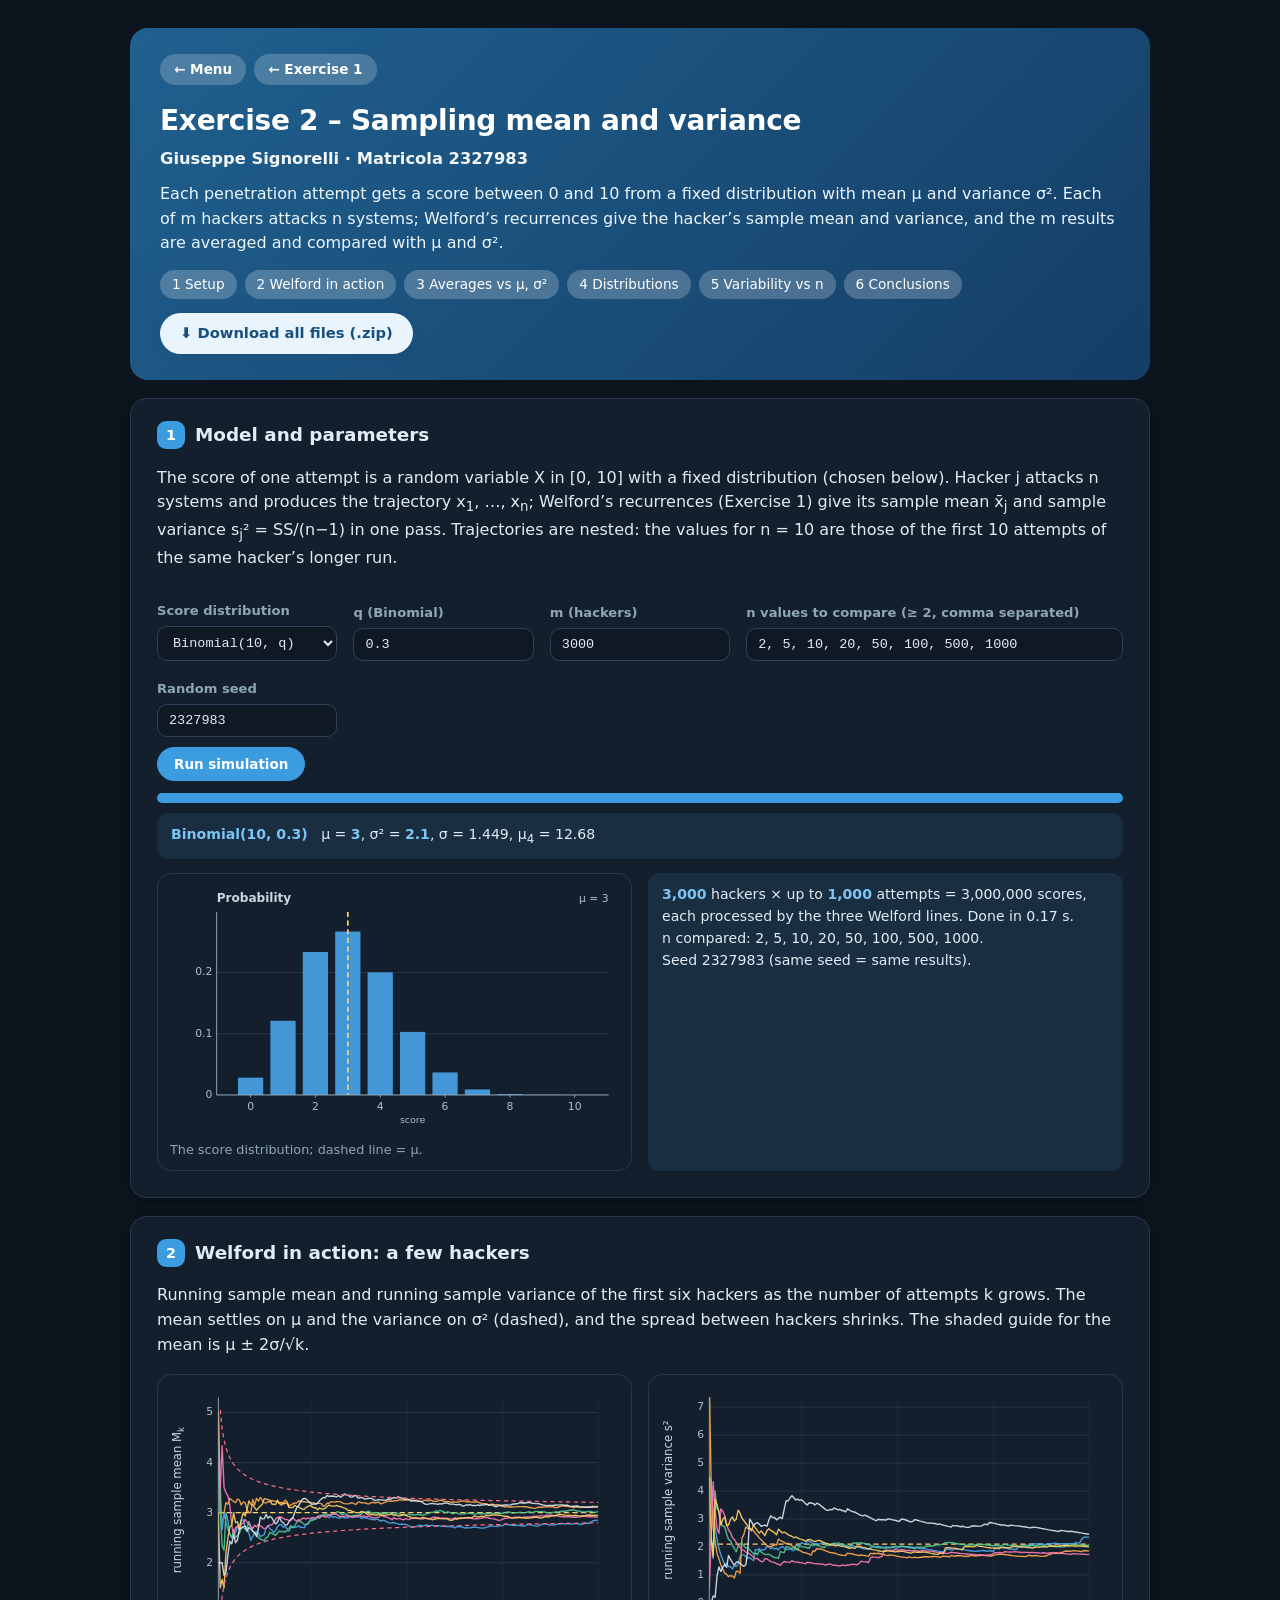
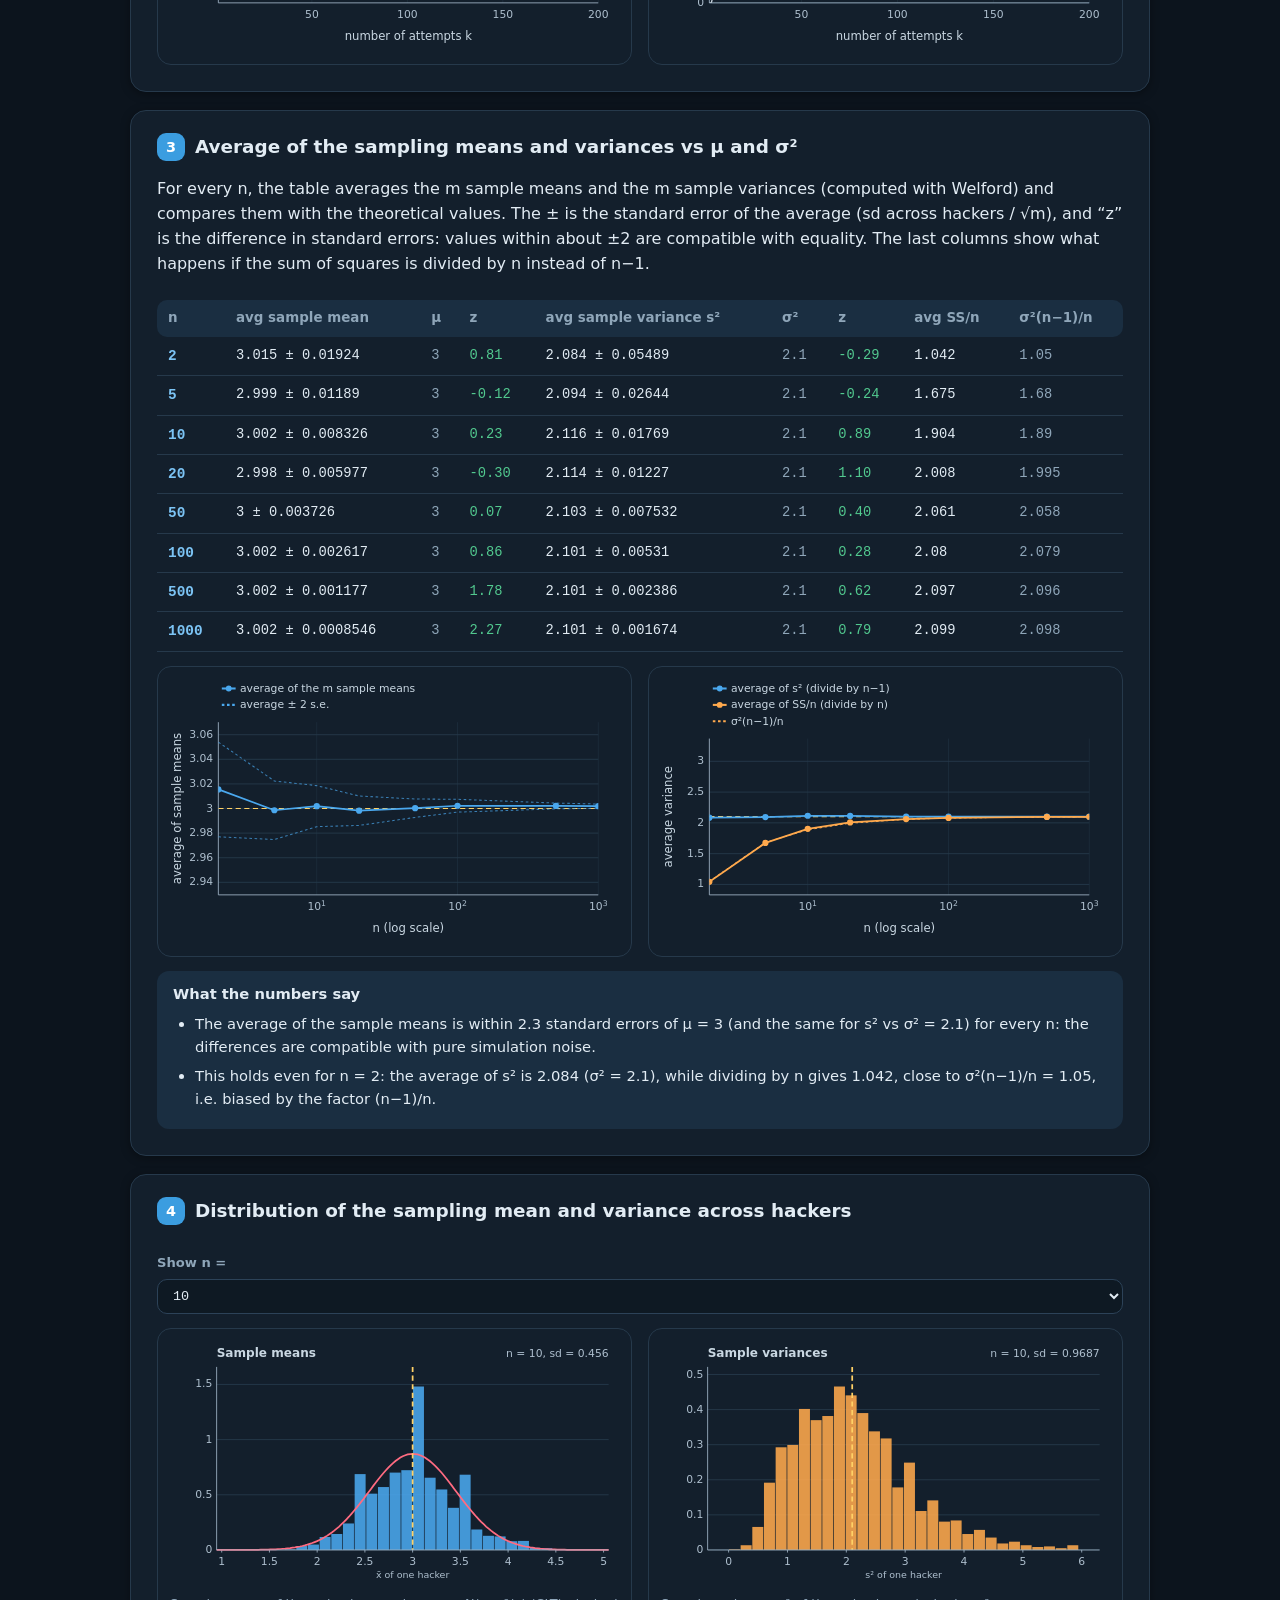
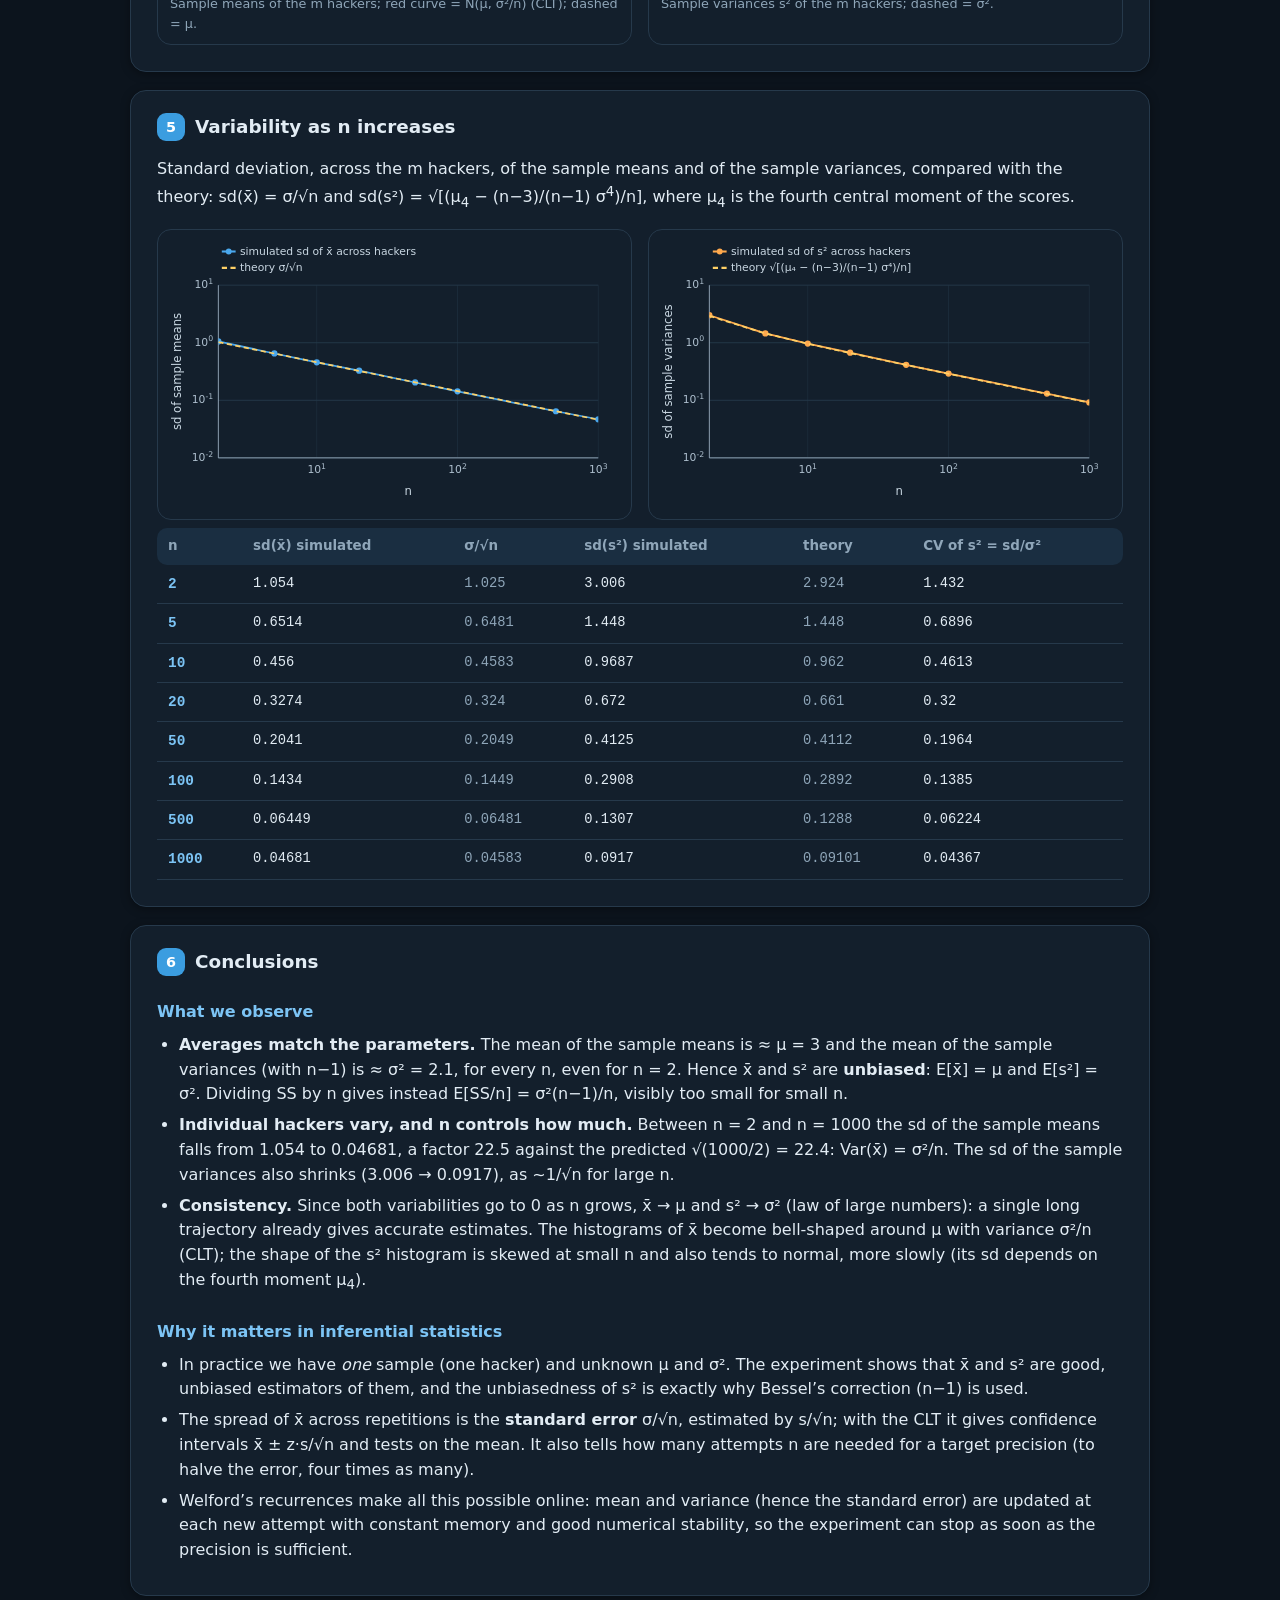
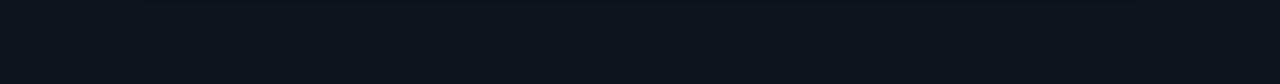
<file: Homework4/ex2.html>
<!DOCTYPE html>
<html lang="en" data-theme="dark">
<head>
<meta charset="UTF-8">
<meta name="viewport" content="width=device-width, initial-scale=1">
<title>Exercise 2 - Giuseppe Signorelli (2327983)</title>
<link rel="stylesheet" href="style.css">
</head>
<body>
<div class="sheet">
<header>
  <div class="navtop"><a href="index.html">&larr; Menu</a><a href="ex1.html">&larr; Exercise 1</a></div>
  <h1>Exercise 2 &ndash; Sampling mean and variance</h1>
  <p class="student">Giuseppe Signorelli &middot; Matricola 2327983</p>
  <p class="sub">Each penetration attempt gets a score between 0 and 10 from a fixed distribution with mean &mu; and variance &sigma;&sup2;. Each of m hackers attacks n systems; Welford&rsquo;s recurrences give the hacker&rsquo;s sample mean and variance, and the m results are averaged and compared with &mu; and &sigma;&sup2;.</p>
  <nav class="toc"><a href="#setup">1 Setup</a><a href="#welf">2 Welford in action</a><a href="#avg">3 Averages vs &mu;, &sigma;&sup2;</a><a href="#dist">4 Distributions</a><a href="#var">5 Variability vs n</a><a href="#concl">6 Conclusions</a></nav>
  <a class="dl" href="Homework4.zip" download>&#11015; Download all files (.zip)</a>
</header>

<section class="card" id="setup">
  <h2><span class="num">1</span><span>Model and parameters</span></h2>
  <p>The score of one attempt is a random variable X in [0, 10] with a fixed distribution (chosen below). Hacker j attacks n systems and produces the trajectory x<sub>1</sub>, &hellip;, x<sub>n</sub>; Welford&rsquo;s recurrences (Exercise 1) give its sample mean x&#772;<sub>j</sub> and sample variance s<sub>j</sub>&sup2; = SS/(n&minus;1) in one pass. Trajectories are nested: the values for n = 10 are those of the first 10 attempts of the same hacker&rsquo;s longer run.</p>
  <div class="params">
    <div><label for="dist">Score distribution</label><select id="dist" onchange="distChanged()"><option value="binomial" selected>Binomial(10, q)</option><option value="uniform">Uniform on {0, …, 10}</option><option value="beta">10 · Beta(2, 5), continuous</option><option value="custom">Custom (11 weights)</option></select></div>
    <div id="qBox"><label for="q">q (Binomial)</label><input type="number" id="q" value="0.3" min="0.01" max="0.99" step="0.01" onchange="distChanged()"></div>
    <div class="wide hidden" id="wBox"><label for="w">Weights for scores 0 … 10 (any positive numbers)</label><input type="text" id="w" value="1, 2, 3, 5, 8, 10, 8, 5, 3, 2, 1" onchange="distChanged()"></div>
    <div><label for="m">m (hackers)</label><input type="number" id="m" value="3000" min="50" max="50000" step="50"></div>
    <div class="wide"><label for="ns">n values to compare (≥ 2, comma separated)</label><input type="text" id="ns" value="2, 5, 10, 20, 50, 100, 500, 1000"></div>
    <div><label for="seed">Random seed</label><input type="number" id="seed" value="2327983"></div>
  </div>
  <button id="run" onclick="run()">Run simulation</button>
  <div class="prog"><div id="bar"></div></div>
  <div class="box" id="distInfo"></div>
  <div class="figs2"><figure><svg id="svgDist" viewBox="0 0 520 280"></svg><figcaption>The score distribution; dashed line = &mu;.</figcaption></figure><div id="runInfo" class="box" style="margin-top:0"></div></div>
</section>

<section class="card" id="welf">
  <h2><span class="num">2</span><span>Welford in action: a few hackers</span></h2>
  <p>Running sample mean and running sample variance of the first six hackers as the number of attempts k grows. The mean settles on &mu; and the variance on &sigma;&sup2; (dashed), and the spread between hackers shrinks. The shaded guide for the mean is &mu; &plusmn; 2&sigma;/&radic;k.</p>
  <div class="figs2"><figure><svg id="svgPM"></svg></figure><figure><svg id="svgPS"></svg></figure></div>
</section>

<section class="card" id="avg">
  <h2><span class="num">3</span><span>Average of the sampling means and variances vs &mu; and &sigma;&sup2;</span></h2>
  <p>For every n, the table averages the m sample means and the m sample variances (computed with Welford) and compares them with the theoretical values. The &plusmn; is the standard error of the average (sd across hackers / &radic;m), and &ldquo;z&rdquo; is the difference in standard errors: values within about &plusmn;2 are compatible with equality. The last columns show what happens if the sum of squares is divided by n instead of n&minus;1.</p>
  <div class="tblwrap"><table class="res" id="avgTab"></table></div>
  <div class="figs2"><figure><svg id="svgAvgM"></svg></figure><figure><svg id="svgAvgV"></svg></figure></div>
  <div class="findings" id="finds"></div>
</section>

<section class="card" id="dist">
  <h2><span class="num">4</span><span>Distribution of the sampling mean and variance across hackers</span></h2>
  <div class="row"><div><label for="nsel">Show n =</label><select id="nsel" onchange="drawHists()"></select></div></div>
  <div class="figs2"><figure><svg id="svgHM"></svg><figcaption>Sample means of the m hackers; red curve = N(&mu;, &sigma;&sup2;/n) (CLT); dashed = &mu;.</figcaption></figure><figure><svg id="svgHV"></svg><figcaption>Sample variances s&sup2; of the m hackers; dashed = &sigma;&sup2;.</figcaption></figure></div>
</section>

<section class="card" id="var">
  <h2><span class="num">5</span><span>Variability as n increases</span></h2>
  <p>Standard deviation, across the m hackers, of the sample means and of the sample variances, compared with the theory: sd(x&#772;) = &sigma;/&radic;n and sd(s&sup2;) = &radic;[(&mu;<sub>4</sub> &minus; (n&minus;3)/(n&minus;1) &sigma;<sup>4</sup>)/n], where &mu;<sub>4</sub> is the fourth central moment of the scores.</p>
  <div class="figs2"><figure><svg id="svgVarM"></svg></figure><figure><svg id="svgVarV"></svg></figure></div>
  <div class="tblwrap"><table class="res" id="varTab"></table></div>
</section>

<section class="card" id="concl">
  <h2><span class="num">6</span><span>Conclusions</span></h2>
  <div id="conclText"></div>
</section>
</div>
<script src="js/welford.js"></script>
<script src="js/charts.js"></script>
<script src="js/ex2.js"></script>
<script>
(function(){const a=document.querySelector("a.dl");if(!a)return;a.addEventListener("click",async ev=>{if(!/^https?:$/.test(location.protocol))return;ev.preventDefault();try{const r=await fetch(a.href,{method:"HEAD"});if(!r.ok)throw 0;const t=document.createElement("a");t.href=a.href;t.download="Homework4.zip";document.body.appendChild(t);t.click();t.remove();}catch(e){alert("Homework4.zip was not found next to the pages. Upload the zip to the same folder of the repository to enable this button.");}});})();
</script>
</body>
</html>
</file>
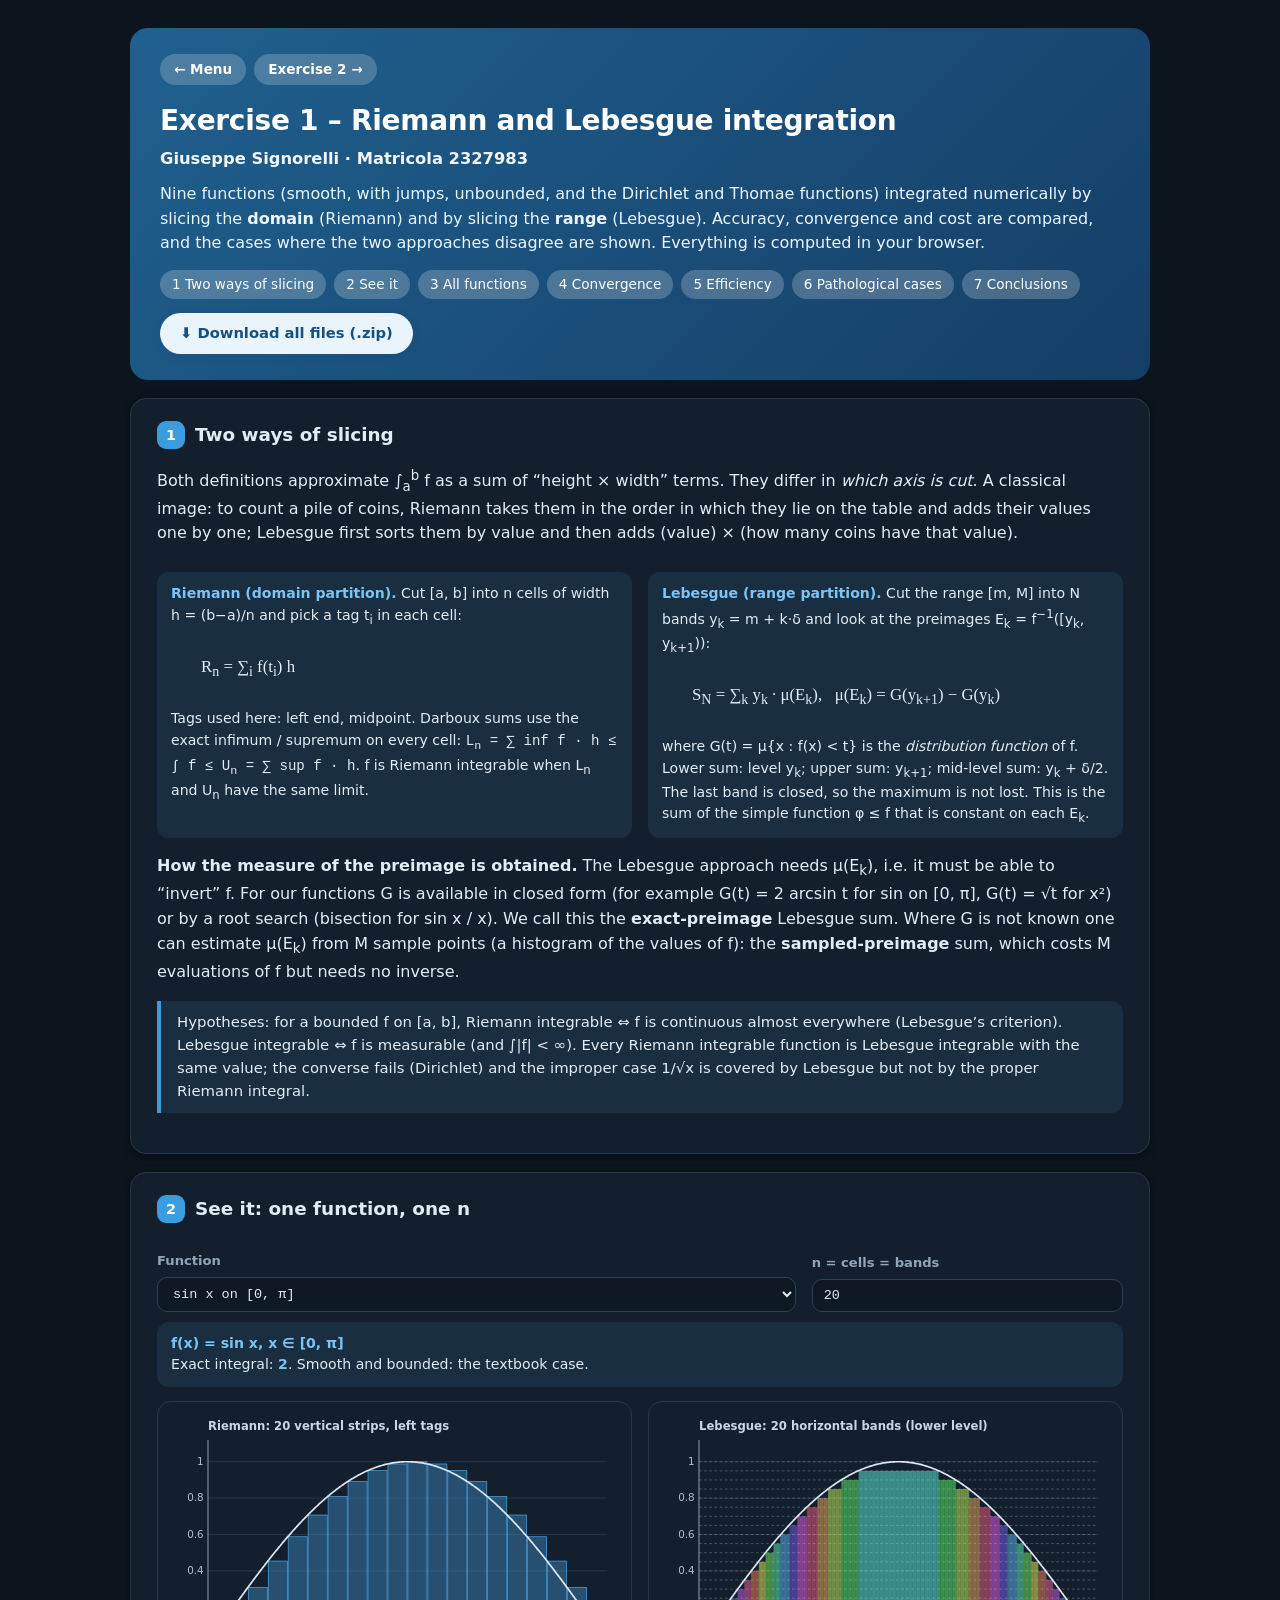
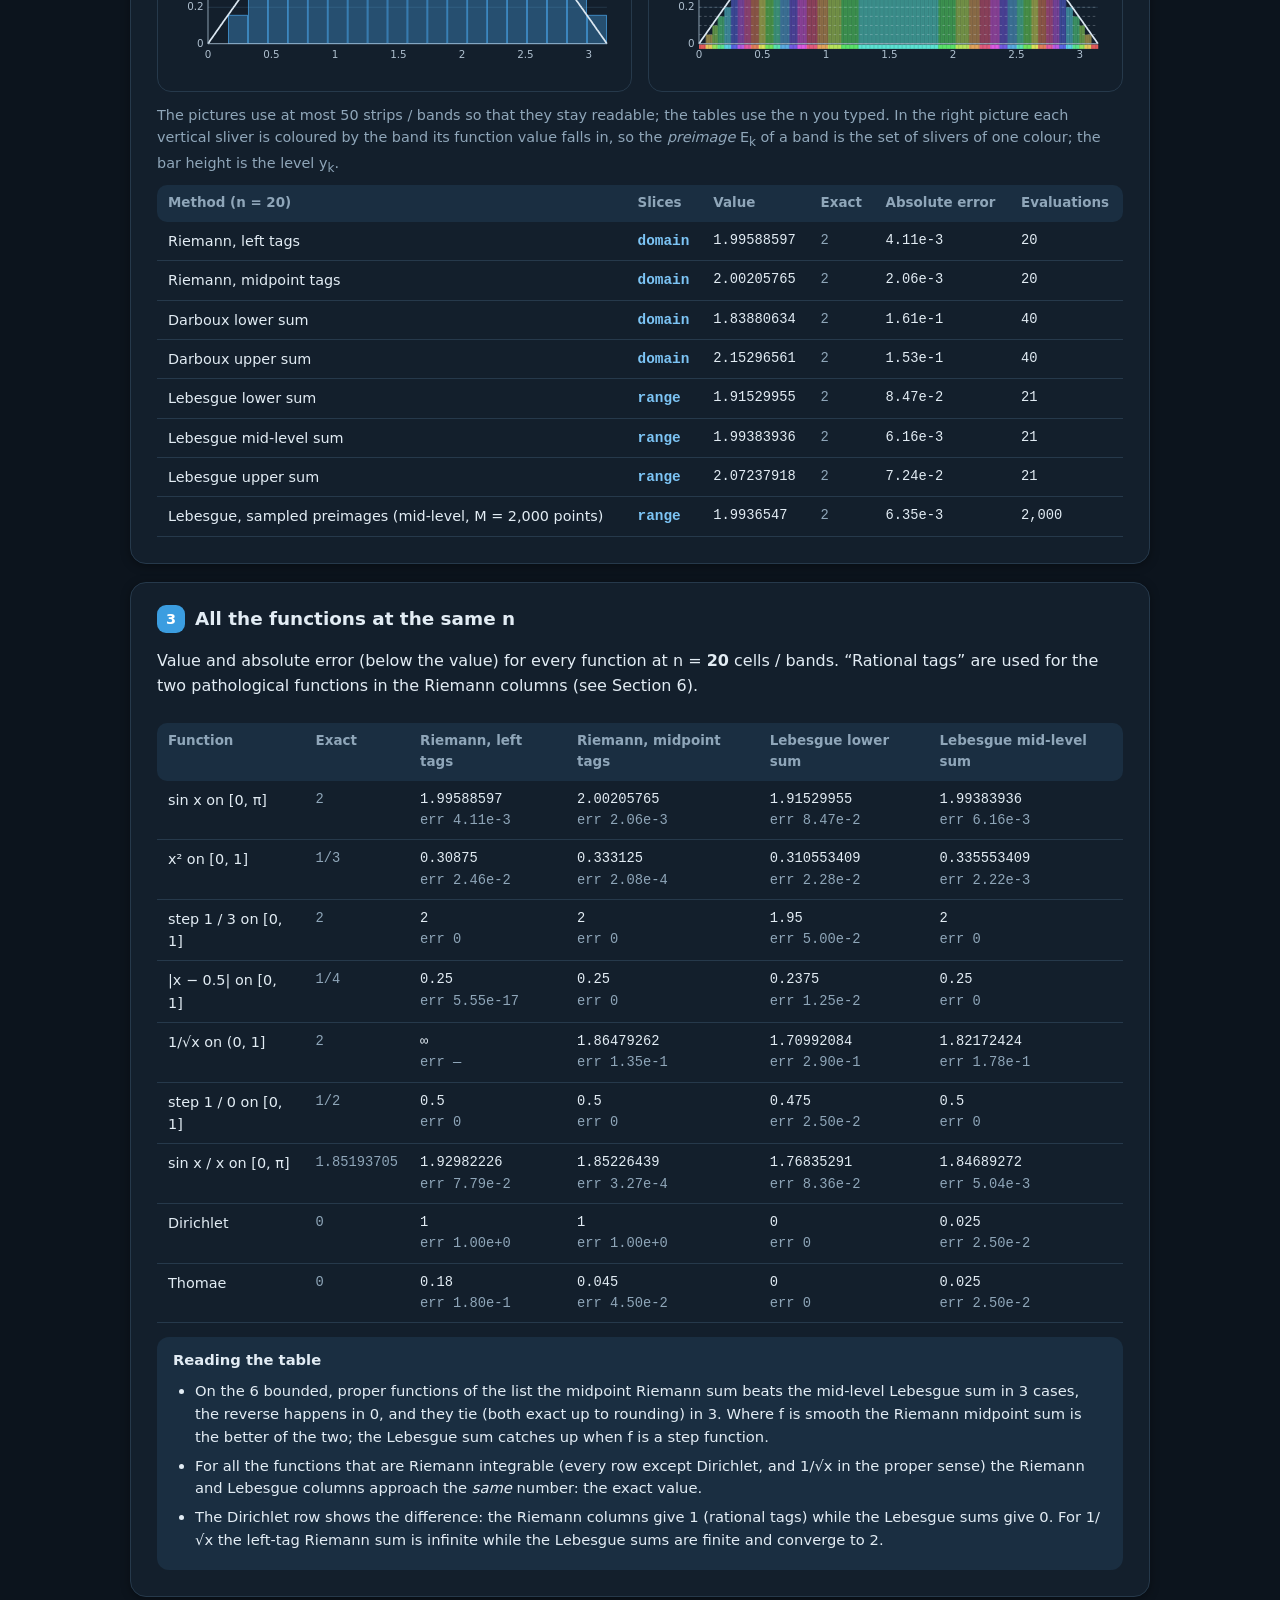
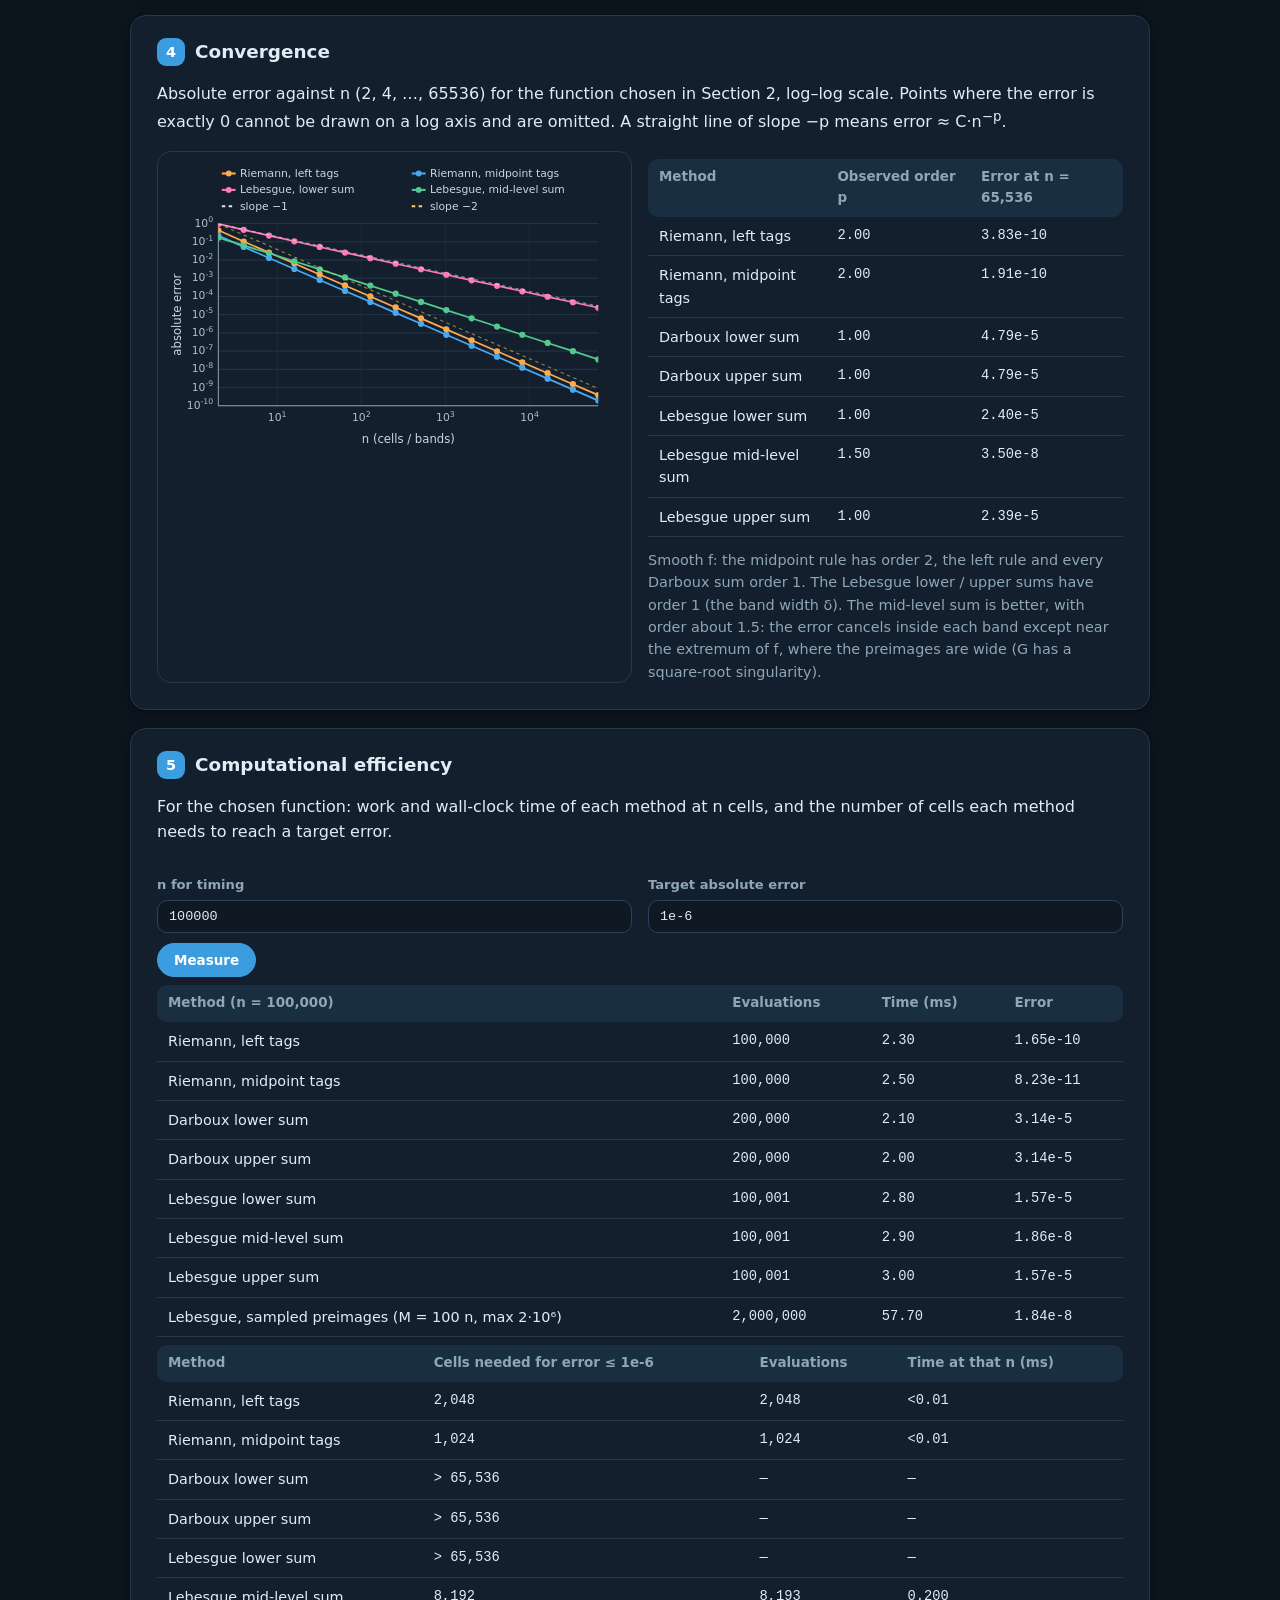
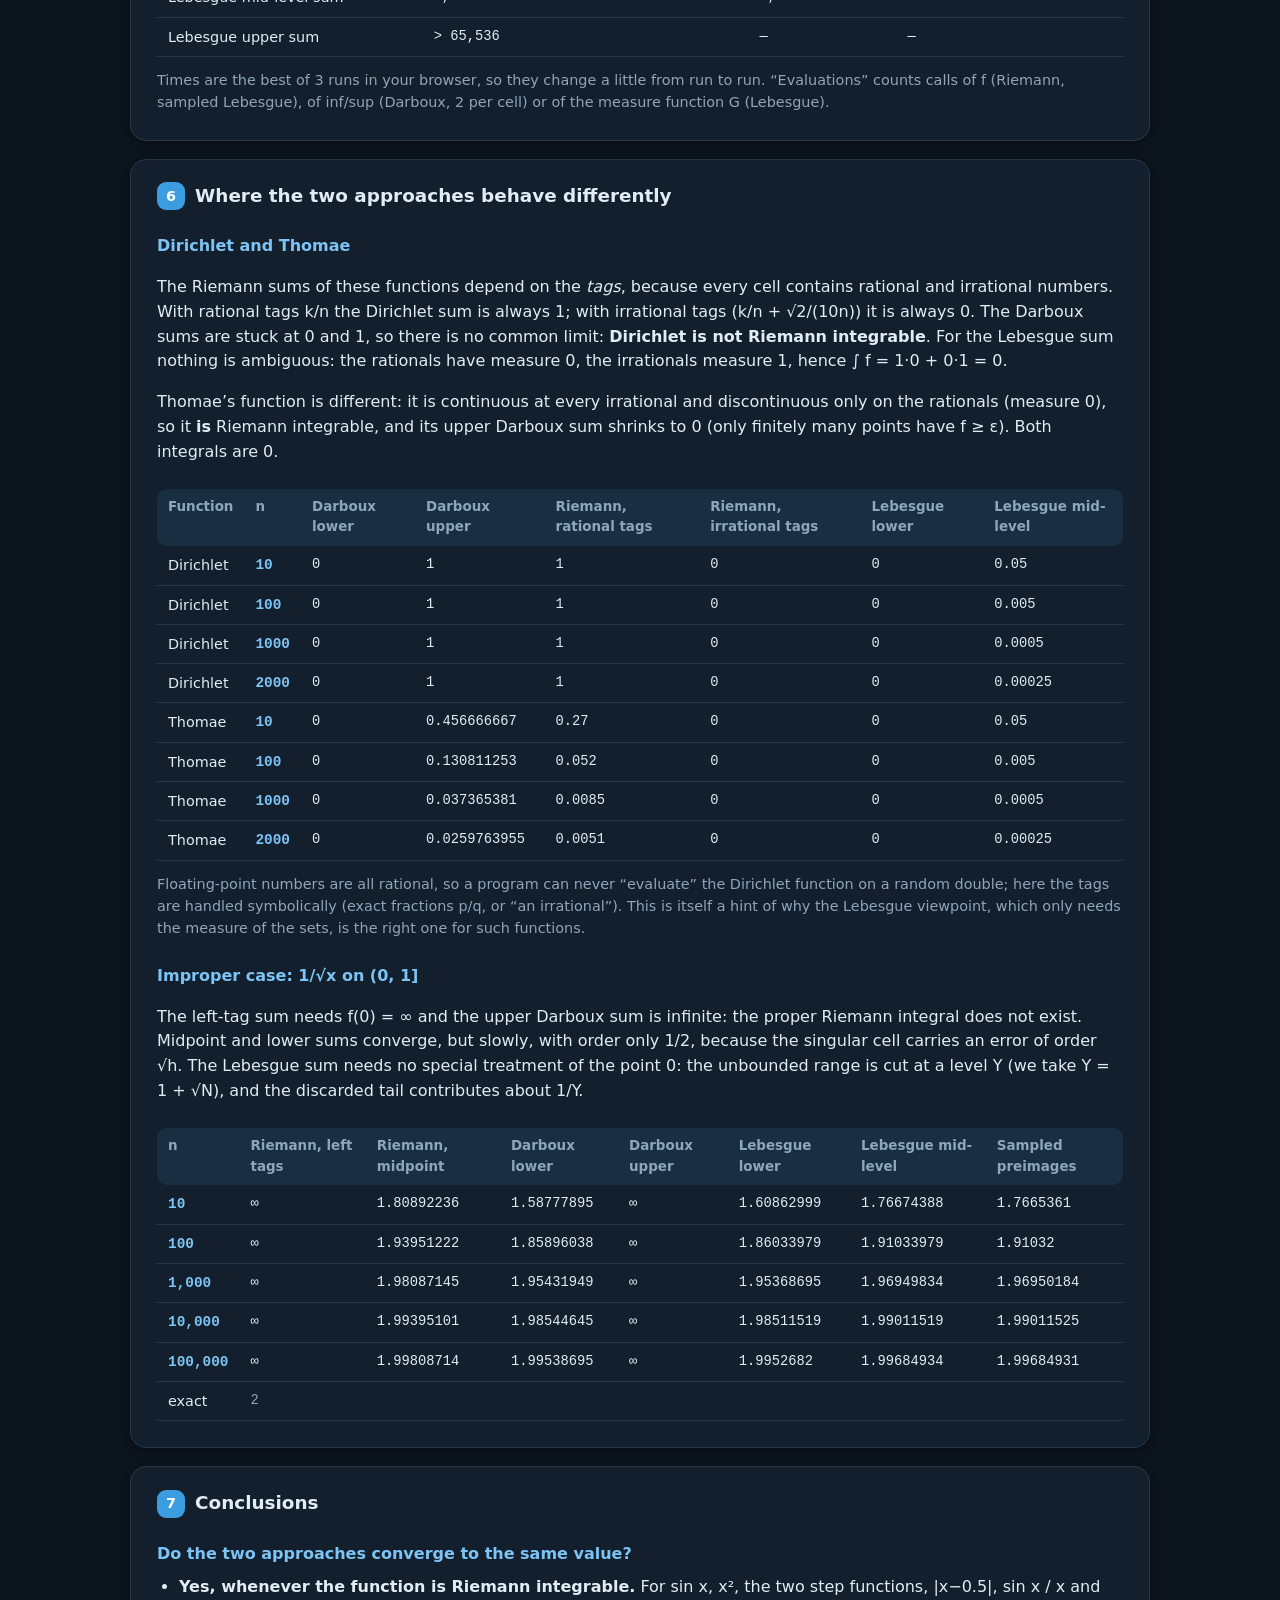
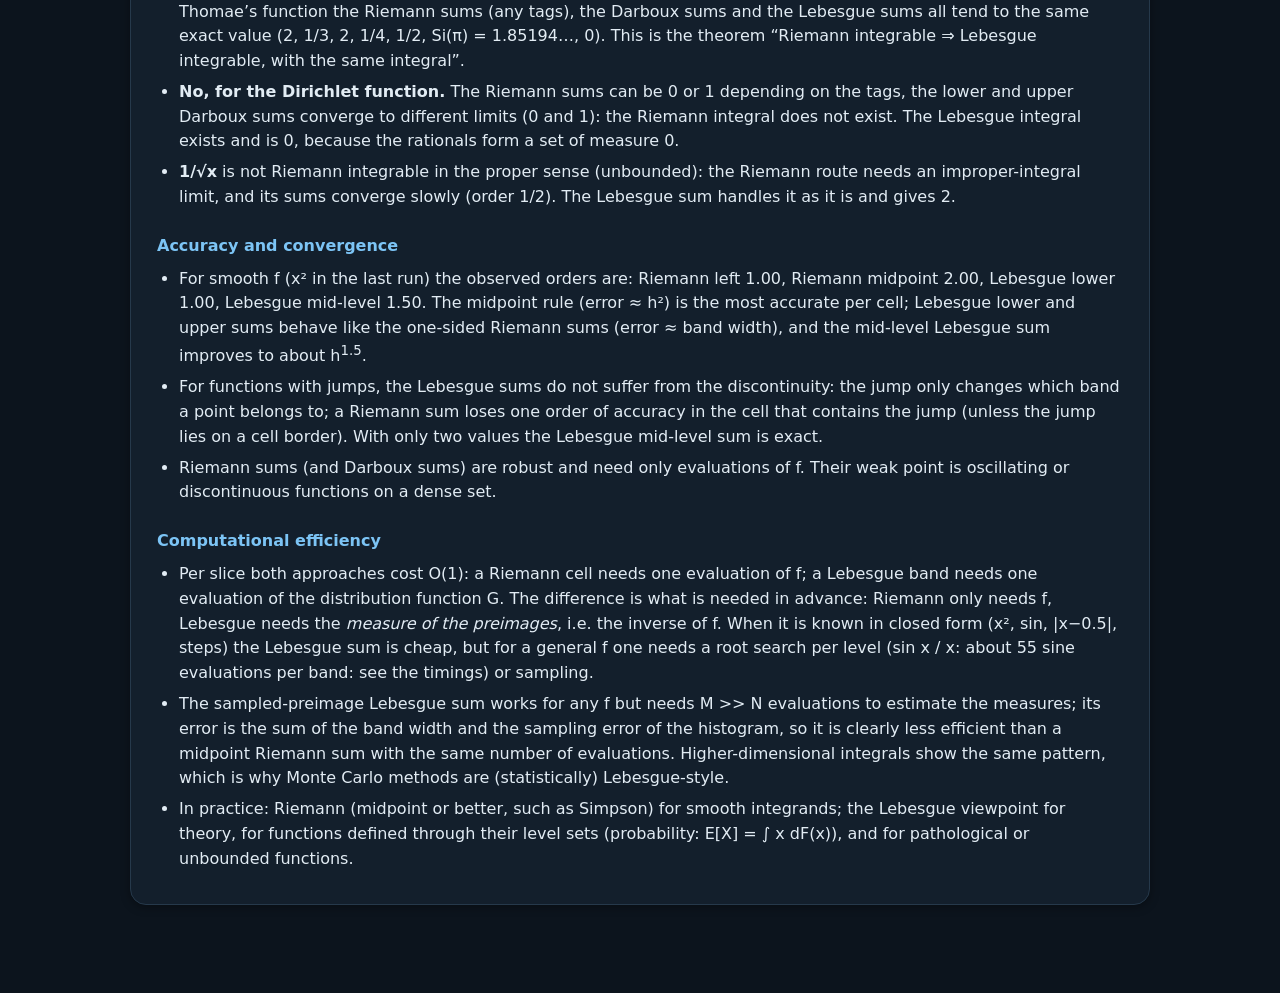
<file: Homework5/ex1.html>
<!DOCTYPE html>
<html lang="en" data-theme="dark">
<head>
<meta charset="UTF-8">
<meta name="viewport" content="width=device-width, initial-scale=1">
<title>Exercise 1 - Giuseppe Signorelli (2327983)</title>
<link rel="stylesheet" href="style.css">
</head>
<body>
<div class="sheet">
<header>
  <div class="navtop"><a href="index.html">&larr; Menu</a><a href="ex2.html">Exercise 2 &rarr;</a></div>
  <h1>Exercise 1 &ndash; Riemann and Lebesgue integration</h1>
  <p class="student">Giuseppe Signorelli &middot; Matricola 2327983</p>
  <p class="sub">Nine functions (smooth, with jumps, unbounded, and the Dirichlet and Thomae functions) integrated numerically by slicing the <b>domain</b> (Riemann) and by slicing the <b>range</b> (Lebesgue). Accuracy, convergence and cost are compared, and the cases where the two approaches disagree are shown. Everything is computed in your browser.</p>
  <nav class="toc"><a href="#idea">1 Two ways of slicing</a><a href="#see">2 See it</a><a href="#all">3 All functions</a><a href="#conv">4 Convergence</a><a href="#eff">5 Efficiency</a><a href="#patho">6 Pathological cases</a><a href="#concl">7 Conclusions</a></nav>
  <a class="dl" href="Homework5.zip" download>&#11015; Download all files (.zip)</a>
</header>

<section class="card" id="idea">
  <h2><span class="num">1</span><span>Two ways of slicing</span></h2>
  <p>Both definitions approximate &int;<sub>a</sub><sup>b</sup> f as a sum of &ldquo;height &times; width&rdquo; terms. They differ in <i>which axis is cut</i>. A classical image: to count a pile of coins, Riemann takes them in the order in which they lie on the table and adds their values one by one; Lebesgue first sorts them by value and then adds (value) &times; (how many coins have that value).</p>
  <div class="figs2">
    <div class="box"><b>Riemann (domain partition).</b> Cut [a, b] into n cells of width h = (b&minus;a)/n and pick a tag t<sub>i</sub> in each cell:
      <div class="deriv"><span class="eq">R<sub>n</sub> = &sum;<sub>i</sub> f(t<sub>i</sub>) h</span></div>
      Tags used here: left end, midpoint. Darboux sums use the exact infimum / supremum on every cell: <span class="mono">L<sub>n</sub> = &sum; inf f &middot; h &le; &int; f &le; U<sub>n</sub> = &sum; sup f &middot; h</span>. f is Riemann integrable when L<sub>n</sub> and U<sub>n</sub> have the same limit.</div>
    <div class="box"><b>Lebesgue (range partition).</b> Cut the range [m, M] into N bands y<sub>k</sub> = m + k&middot;&delta; and look at the preimages E<sub>k</sub> = f<sup>&minus;1</sup>([y<sub>k</sub>, y<sub>k+1</sub>)):
      <div class="deriv"><span class="eq">S<sub>N</sub> = &sum;<sub>k</sub> y<sub>k</sub> &middot; &mu;(E<sub>k</sub>), &nbsp; &mu;(E<sub>k</sub>) = G(y<sub>k+1</sub>) &minus; G(y<sub>k</sub>)</span></div>
      where G(t) = &mu;{x : f(x) &lt; t} is the <i>distribution function</i> of f. Lower sum: level y<sub>k</sub>; upper sum: y<sub>k+1</sub>; mid-level sum: y<sub>k</sub> + &delta;/2. The last band is closed, so the maximum is not lost. This is the sum of the simple function &phi; &le; f that is constant on each E<sub>k</sub>.</div>
  </div>
  <p><b>How the measure of the preimage is obtained.</b> The Lebesgue approach needs &mu;(E<sub>k</sub>), i.e. it must be able to &ldquo;invert&rdquo; f. For our functions G is available in closed form (for example G(t) = 2 arcsin t for sin on [0, &pi;], G(t) = &radic;t for x&sup2;) or by a root search (bisection for sin x / x). We call this the <b>exact-preimage</b> Lebesgue sum. Where G is not known one can estimate &mu;(E<sub>k</sub>) from M sample points (a histogram of the values of f): the <b>sampled-preimage</b> sum, which costs M evaluations of f but needs no inverse.</p>
  <div class="callout">Hypotheses: for a bounded f on [a, b], Riemann integrable &hArr; f is continuous almost everywhere (Lebesgue&rsquo;s criterion). Lebesgue integrable &hArr; f is measurable (and &int;|f| &lt; &infin;). Every Riemann integrable function is Lebesgue integrable with the same value; the converse fails (Dirichlet) and the improper case 1/&radic;x is covered by Lebesgue but not by the proper Riemann integral.</div>
</section>

<section class="card" id="see">
  <h2><span class="num">2</span><span>See it: one function, one n</span></h2>
  <div class="params">
    <div class="wide"><label for="fsel">Function</label><select id="fsel" onchange="selectF()"></select></div>
    <div><label for="nIn">n = cells = bands</label><input type="number" id="nIn" value="20" min="1" max="200000" onchange="renderAll()"></div>
  </div>
  <div class="box" id="fdesc"></div>
  <div class="figs2"><figure><svg id="svgR"></svg></figure><figure><svg id="svgL"></svg></figure></div>
  <p class="note">The pictures use at most 50 strips / bands so that they stay readable; the tables use the n you typed. In the right picture each vertical sliver is coloured by the band its function value falls in, so the <i>preimage</i> E<sub>k</sub> of a band is the set of slivers of one colour; the bar height is the level y<sub>k</sub>.</p>
  <div class="tblwrap"><table class="res" id="resTab"></table></div>
</section>

<section class="card" id="all">
  <h2><span class="num">3</span><span>All the functions at the same n</span></h2>
  <p>Value and absolute error (below the value) for every function at n = <b id="nAll"></b> cells / bands. &ldquo;Rational tags&rdquo; are used for the two pathological functions in the Riemann columns (see Section 6).</p>
  <div class="tblwrap"><table class="res" id="allTab"></table></div>
  <div class="findings" id="allFinds"></div>
</section>

<section class="card" id="conv">
  <h2><span class="num">4</span><span>Convergence</span></h2>
  <p>Absolute error against n (2, 4, &hellip;, 65536) for the function chosen in Section 2, log&ndash;log scale. Points where the error is exactly 0 cannot be drawn on a log axis and are omitted. A straight line of slope &minus;p means error &asymp; C&middot;n<sup>&minus;p</sup>.</p>
  <div class="figs2"><figure><svg id="svgConv"></svg></figure><div><div class="tblwrap"><table class="res" id="ordTab"></table></div><p class="note" id="ordNote"></p></div></div>
</section>

<section class="card" id="eff">
  <h2><span class="num">5</span><span>Computational efficiency</span></h2>
  <p>For the chosen function: work and wall-clock time of each method at n cells, and the number of cells each method needs to reach a target error.</p>
  <div class="params"><div><label for="nT">n for timing</label><input type="number" id="nT" value="100000" min="10" max="1000000"></div><div><label for="tol">Target absolute error</label><input type="text" id="tol" value="1e-6"></div></div>
  <button onclick="runEff()">Measure</button>
  <div class="tblwrap"><table class="res" id="effTab"></table></div>
  <div class="tblwrap"><table class="res" id="tolTab"></table></div>
  <p class="note">Times are the best of 3 runs in your browser, so they change a little from run to run. &ldquo;Evaluations&rdquo; counts calls of f (Riemann, sampled Lebesgue), of inf/sup (Darboux, 2 per cell) or of the measure function G (Lebesgue).</p>
</section>

<section class="card" id="patho">
  <h2><span class="num">6</span><span>Where the two approaches behave differently</span></h2>
  <h3>Dirichlet and Thomae</h3>
  <p>The Riemann sums of these functions depend on the <i>tags</i>, because every cell contains rational and irrational numbers. With rational tags k/n the Dirichlet sum is always 1; with irrational tags (k/n + &radic;2/(10n)) it is always 0. The Darboux sums are stuck at 0 and 1, so there is no common limit: <b>Dirichlet is not Riemann integrable</b>. For the Lebesgue sum nothing is ambiguous: the rationals have measure 0, the irrationals measure 1, hence &int; f = 1&middot;0 + 0&middot;1 = 0.</p>
  <p>Thomae&rsquo;s function is different: it is continuous at every irrational and discontinuous only on the rationals (measure 0), so it <b>is</b> Riemann integrable, and its upper Darboux sum shrinks to 0 (only finitely many points have f &ge; &epsilon;). Both integrals are 0.</p>
  <div class="tblwrap"><table class="res" id="pathoTab"></table></div>
  <p class="note">Floating-point numbers are all rational, so a program can never &ldquo;evaluate&rdquo; the Dirichlet function on a random double; here the tags are handled symbolically (exact fractions p/q, or &ldquo;an irrational&rdquo;). This is itself a hint of why the Lebesgue viewpoint, which only needs the measure of the sets, is the right one for such functions.</p>
  <h3>Improper case: 1/&radic;x on (0, 1]</h3>
  <p>The left-tag sum needs f(0) = &infin; and the upper Darboux sum is infinite: the proper Riemann integral does not exist. Midpoint and lower sums converge, but slowly, with order only 1/2, because the singular cell carries an error of order &radic;h. The Lebesgue sum needs no special treatment of the point 0: the unbounded range is cut at a level Y (we take Y = 1 + &radic;N), and the discarded tail contributes about 1/Y.</p>
  <div class="tblwrap"><table class="res" id="invTab"></table></div>
</section>

<section class="card" id="concl">
  <h2><span class="num">7</span><span>Conclusions</span></h2>
  <div id="conclText"></div>
</section>
</div>
<script src="js/charts.js"></script>
<script src="js/integ.js"></script>
<script src="js/ex1.js"></script>
<script>
(function(){const a=document.querySelector("a.dl");if(!a)return;a.addEventListener("click",async ev=>{if(!/^https?:$/.test(location.protocol))return;ev.preventDefault();try{const r=await fetch(a.href,{method:"HEAD"});if(!r.ok)throw 0;const t=document.createElement("a");t.href=a.href;t.download="Homework5.zip";document.body.appendChild(t);t.click();t.remove();}catch(e){alert("Homework5.zip was not found next to the pages. Upload the zip to the same folder of the repository to enable this button.");}});})();
</script>
</body>
</html>
</file>
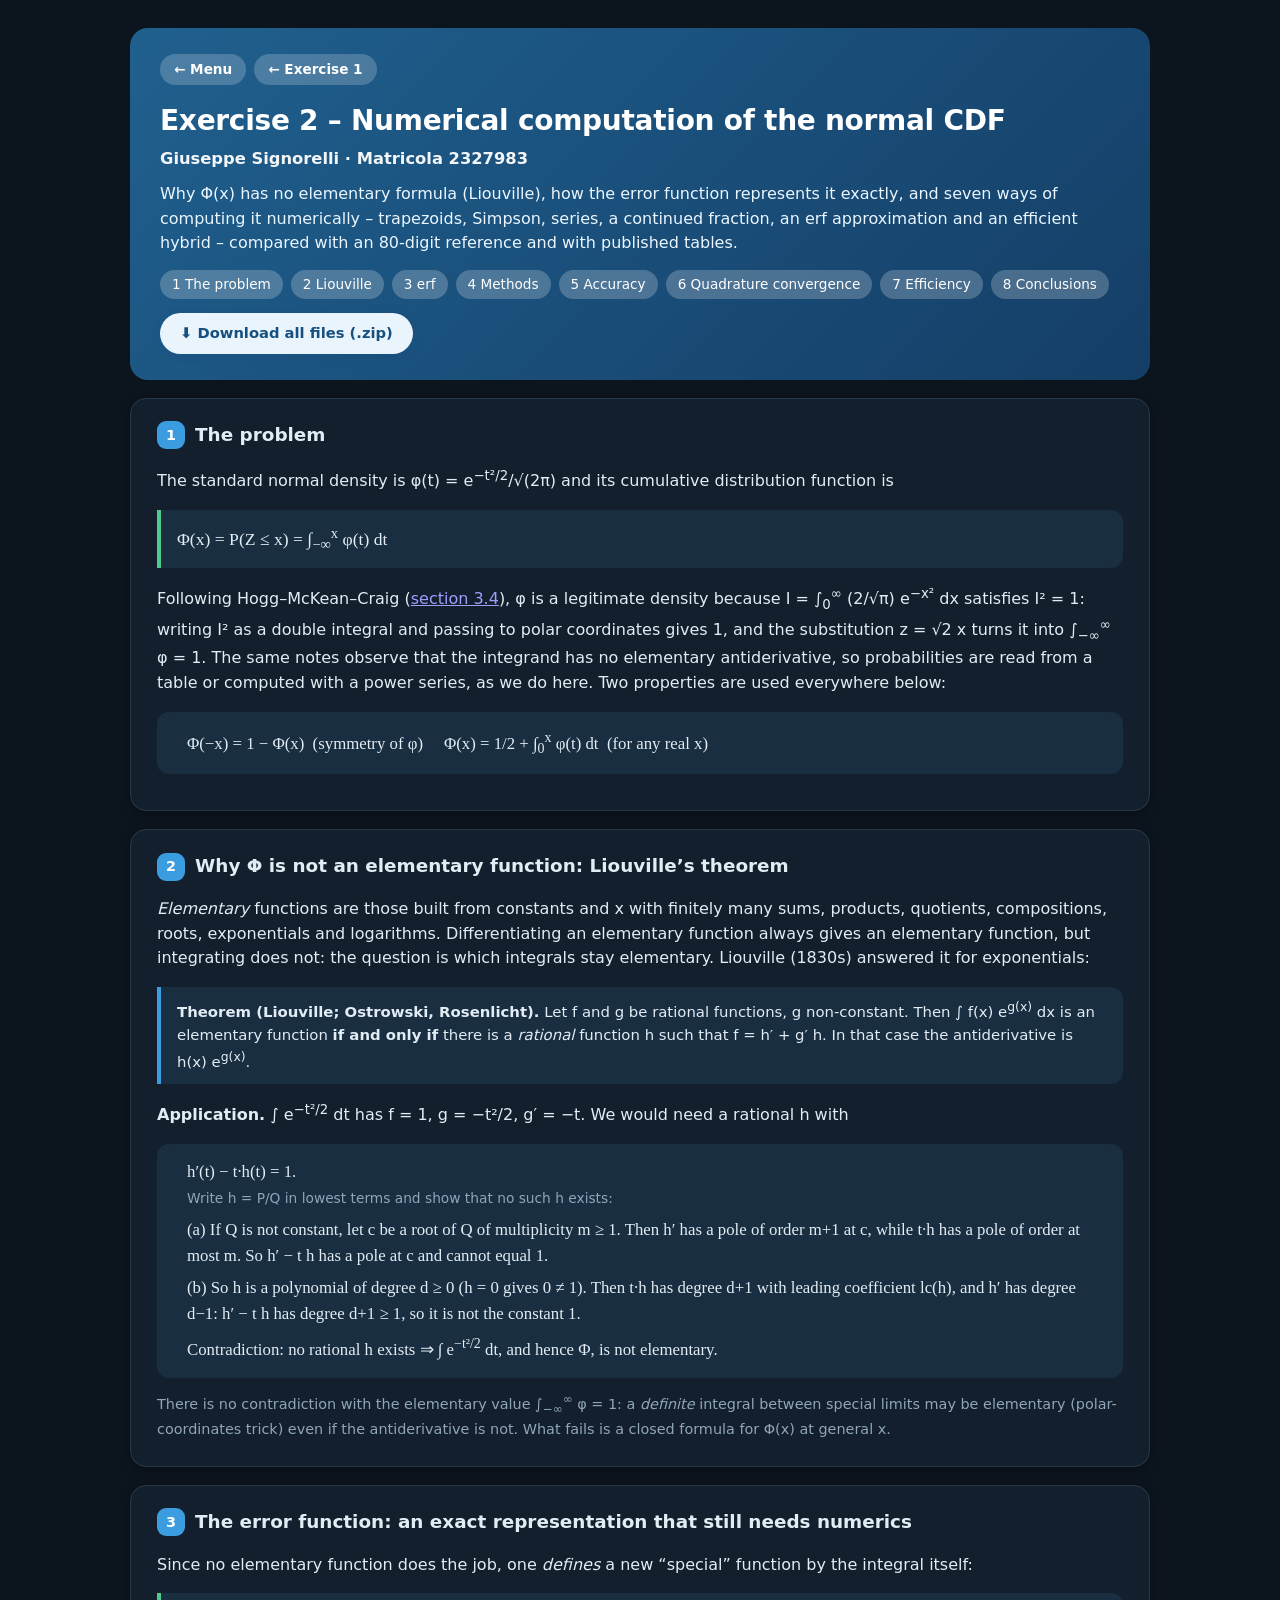
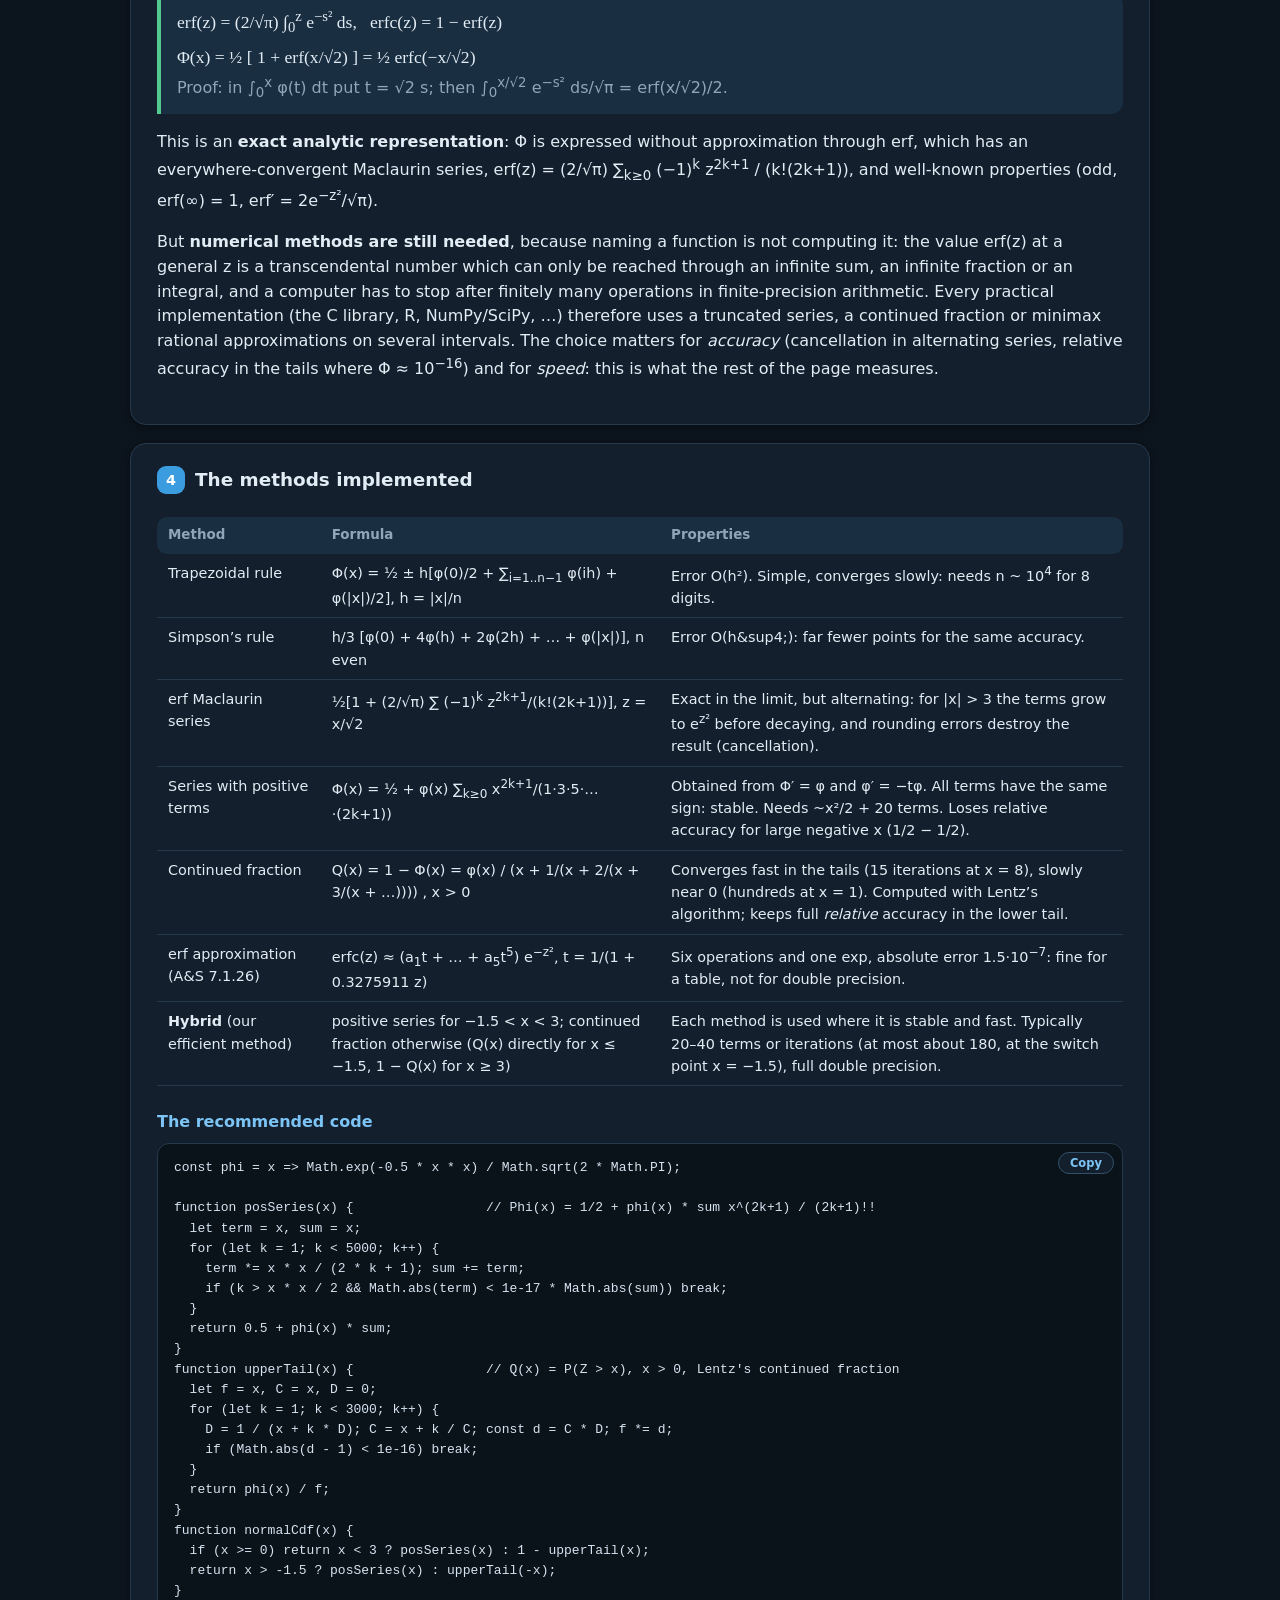
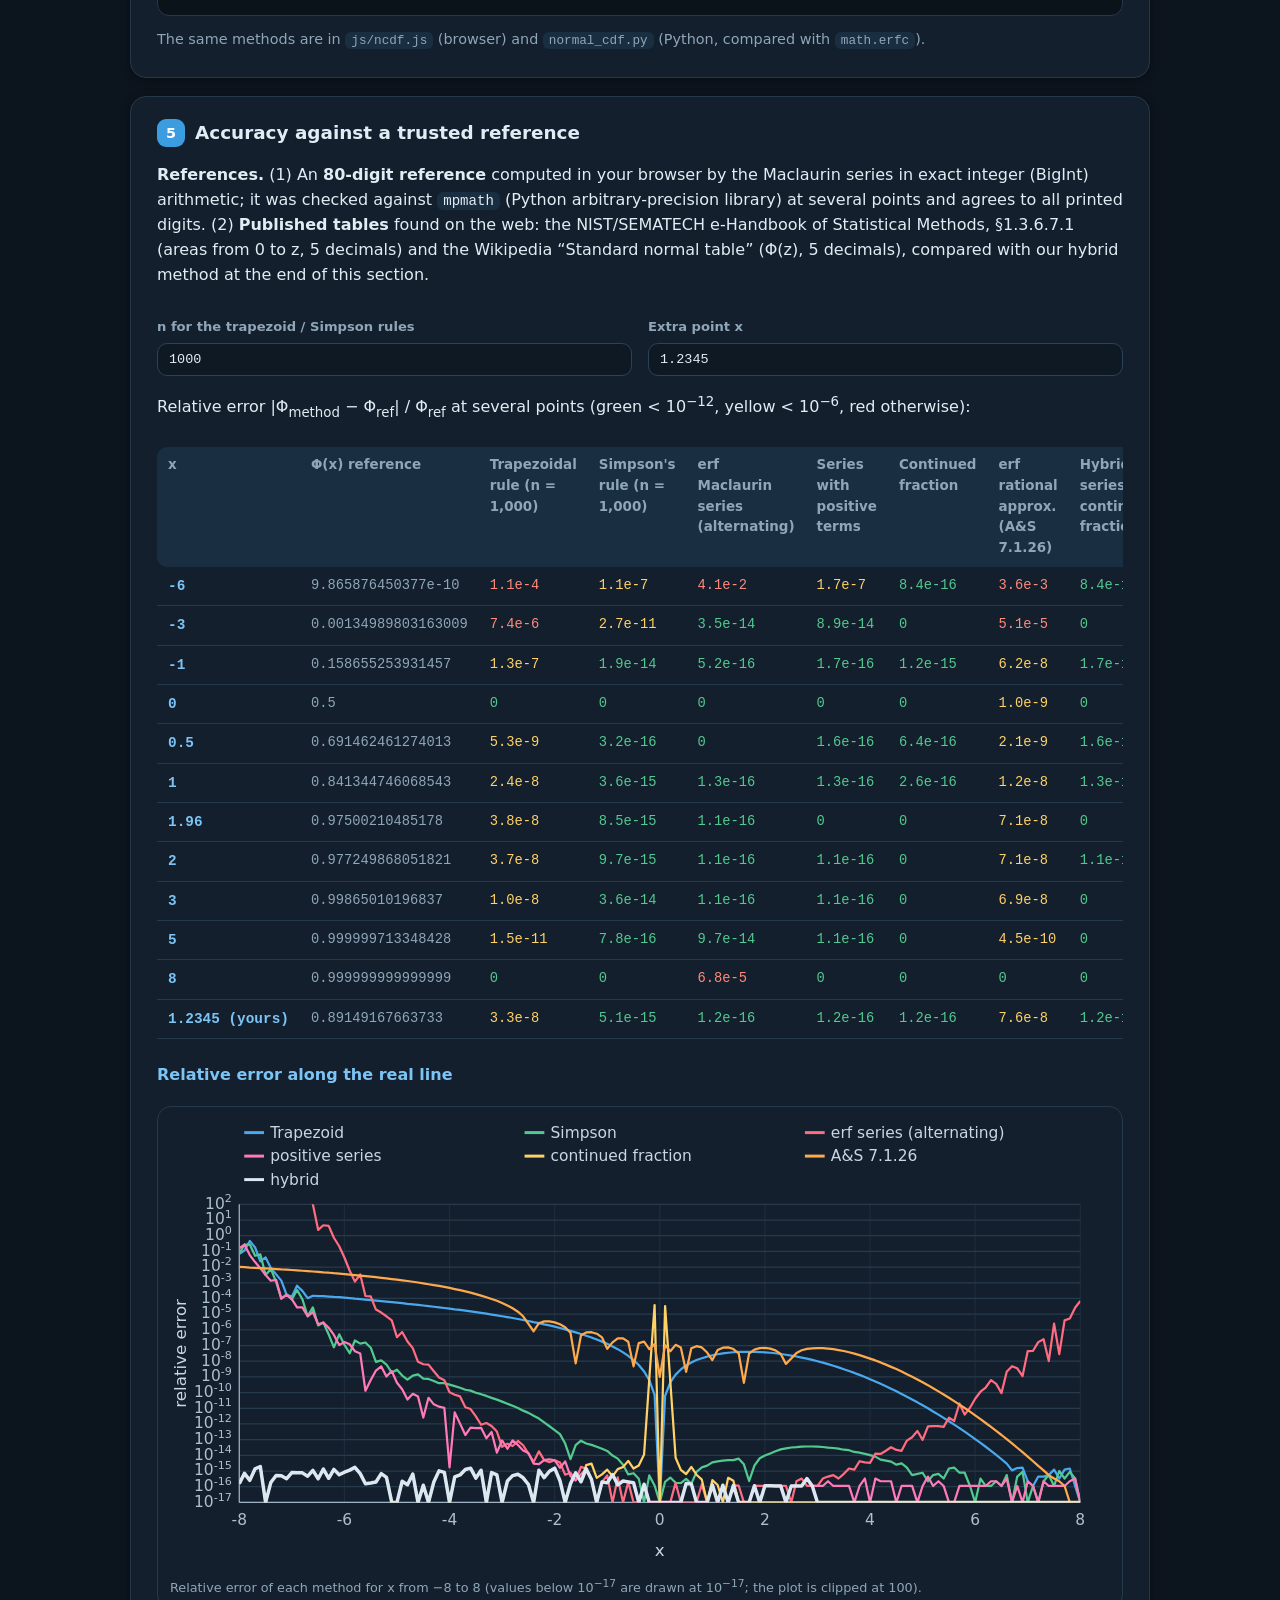
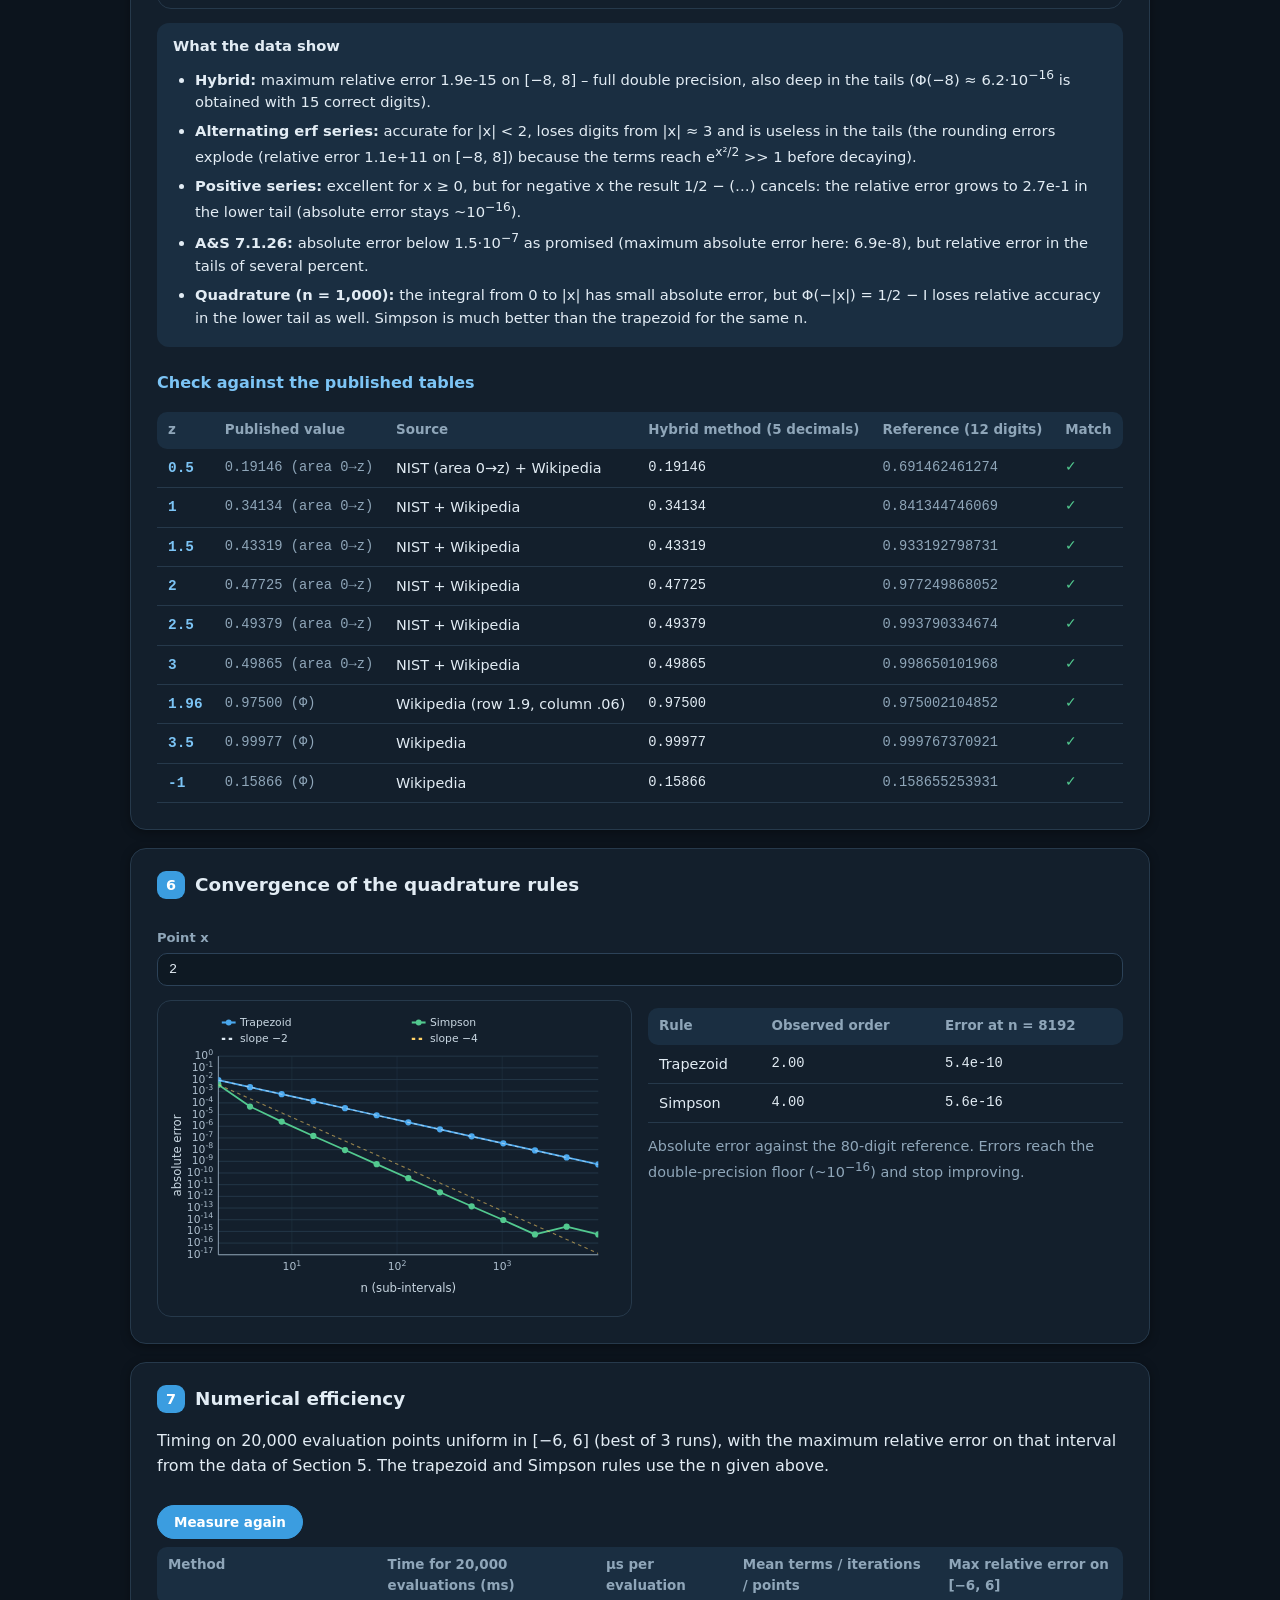
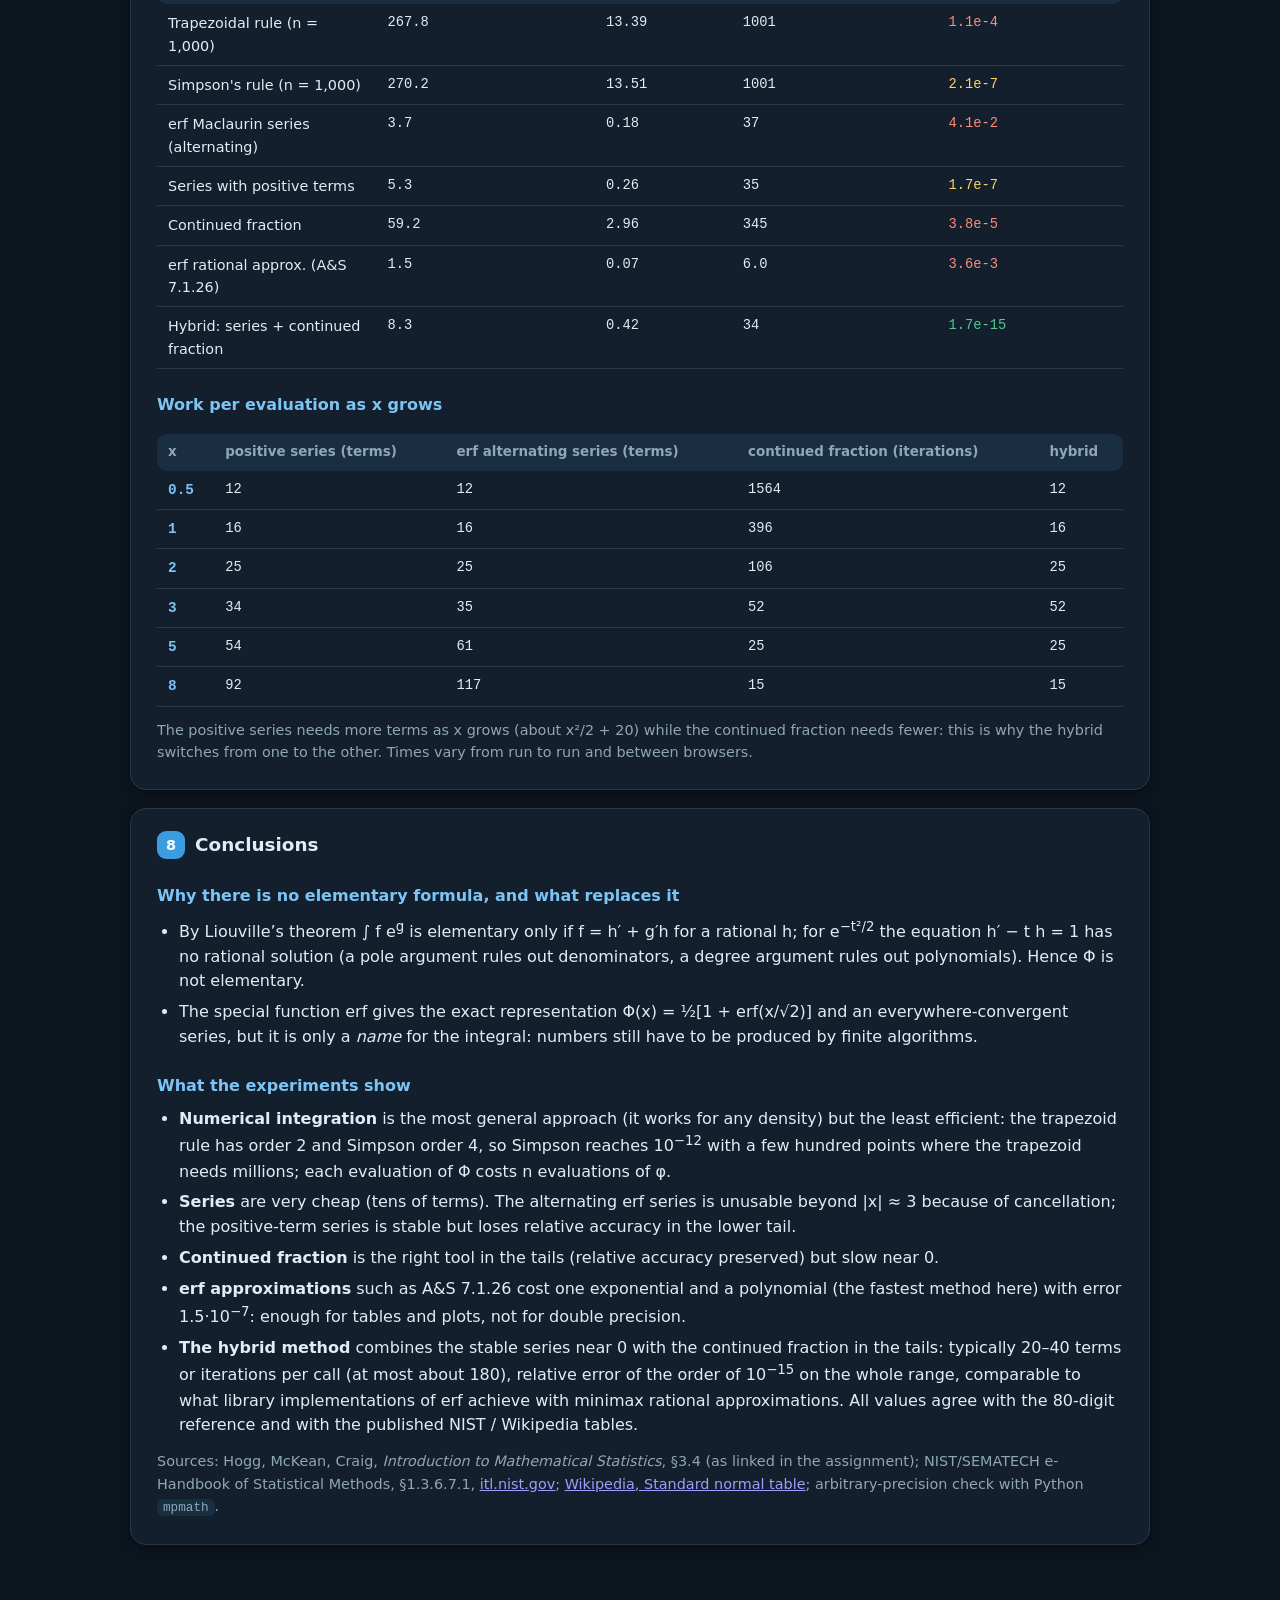
<file: Homework5/ex2.html>
<!DOCTYPE html>
<html lang="en" data-theme="dark">
<head>
<meta charset="UTF-8">
<meta name="viewport" content="width=device-width, initial-scale=1">
<title>Exercise 2 - Giuseppe Signorelli (2327983)</title>
<link rel="stylesheet" href="style.css">
</head>
<body>
<div class="sheet">
<header>
  <div class="navtop"><a href="index.html">&larr; Menu</a><a href="ex1.html">&larr; Exercise 1</a></div>
  <h1>Exercise 2 &ndash; Numerical computation of the normal CDF</h1>
  <p class="student">Giuseppe Signorelli &middot; Matricola 2327983</p>
  <p class="sub">Why &Phi;(x) has no elementary formula (Liouville), how the error function represents it exactly, and seven ways of computing it numerically &ndash; trapezoids, Simpson, series, a continued fraction, an erf approximation and an efficient hybrid &ndash; compared with an 80-digit reference and with published tables.</p>
  <nav class="toc"><a href="#prob">1 The problem</a><a href="#liou">2 Liouville</a><a href="#erf">3 erf</a><a href="#meth">4 Methods</a><a href="#acc">5 Accuracy</a><a href="#conv">6 Quadrature convergence</a><a href="#eff">7 Efficiency</a><a href="#concl">8 Conclusions</a></nav>
  <a class="dl" href="Homework5.zip" download>&#11015; Download all files (.zip)</a>
</header>

<section class="card" id="prob">
  <h2><span class="num">1</span><span>The problem</span></h2>
  <p>The standard normal density is &phi;(t) = e<sup>&minus;t&sup2;/2</sup>/&radic;(2&pi;) and its cumulative distribution function is</p>
  <div class="result"><span class="eq">&Phi;(x) = P(Z &le; x) = &int;<sub>&minus;&infin;</sub><sup>x</sup> &phi;(t) dt</span></div>
  <p>Following Hogg&ndash;McKean&ndash;Craig (<a href="https://faculty.etsu.edu/gardnerr/4047/notes-Hogg-McKean-Craig/Hogg-McKean-Craig-3-4.pdf" target="_blank" rel="noopener">section 3.4</a>), &phi; is a legitimate density because I = &int;<sub>0</sub><sup>&infin;</sup> (2/&radic;&pi;) e<sup>&minus;x&sup2;</sup> dx satisfies I&sup2; = 1: writing I&sup2; as a double integral and passing to polar coordinates gives 1, and the substitution z = &radic;2 x turns it into &int;<sub>&minus;&infin;</sub><sup>&infin;</sup> &phi; = 1. The same notes observe that the integrand has no elementary antiderivative, so probabilities are read from a table or computed with a power series, as we do here. Two properties are used everywhere below:</p>
  <div class="deriv"><span class="eq">&Phi;(&minus;x) = 1 &minus; &Phi;(x) &nbsp;(symmetry of &phi;) &nbsp;&nbsp;&nbsp; &Phi;(x) = 1/2 + &int;<sub>0</sub><sup>x</sup> &phi;(t) dt &nbsp;(for any real x)</span></div>
</section>

<section class="card" id="liou">
  <h2><span class="num">2</span><span>Why &Phi; is not an elementary function: Liouville&rsquo;s theorem</span></h2>
  <p><i>Elementary</i> functions are those built from constants and x with finitely many sums, products, quotients, compositions, roots, exponentials and logarithms. Differentiating an elementary function always gives an elementary function, but integrating does not: the question is which integrals stay elementary. Liouville (1830s) answered it for exponentials:</p>
  <div class="callout"><b>Theorem (Liouville; Ostrowski, Rosenlicht).</b> Let f and g be rational functions, g non-constant. Then &int; f(x) e<sup>g(x)</sup> dx is an elementary function <b>if and only if</b> there is a <i>rational</i> function h such that f = h&prime; + g&prime; h. In that case the antiderivative is h(x) e<sup>g(x)</sup>.</div>
  <p><b>Application.</b> &int; e<sup>&minus;t&sup2;/2</sup> dt has f = 1, g = &minus;t&sup2;/2, g&prime; = &minus;t. We would need a rational h with</p>
  <div class="deriv"><span class="eq">h&prime;(t) &minus; t&middot;h(t) = 1.</span>
    <span class="why">Write h = P/Q in lowest terms and show that no such h exists:</span>
    <span class="eq">(a) If Q is not constant, let c be a root of Q of multiplicity m &ge; 1. Then h&prime; has a pole of order m+1 at c, while t&middot;h has a pole of order at most m. So h&prime; &minus; t h has a pole at c and cannot equal 1.</span>
    <span class="eq">(b) So h is a polynomial of degree d &ge; 0 (h = 0 gives 0 &ne; 1). Then t&middot;h has degree d+1 with leading coefficient lc(h), and h&prime; has degree d&minus;1: h&prime; &minus; t h has degree d+1 &ge; 1, so it is not the constant 1.</span>
    <span class="eq">Contradiction: no rational h exists &rArr; &int; e<sup>&minus;t&sup2;/2</sup> dt, and hence &Phi;, is not elementary.</span></div>
  <p class="note">There is no contradiction with the elementary value &int;<sub>&minus;&infin;</sub><sup>&infin;</sup> &phi; = 1: a <i>definite</i> integral between special limits may be elementary (polar-coordinates trick) even if the antiderivative is not. What fails is a closed formula for &Phi;(x) at general x.</p>
</section>

<section class="card" id="erf">
  <h2><span class="num">3</span><span>The error function: an exact representation that still needs numerics</span></h2>
  <p>Since no elementary function does the job, one <i>defines</i> a new &ldquo;special&rdquo; function by the integral itself:</p>
  <div class="result"><span class="eq">erf(z) = (2/&radic;&pi;) &int;<sub>0</sub><sup>z</sup> e<sup>&minus;s&sup2;</sup> ds, &nbsp; erfc(z) = 1 &minus; erf(z)</span>
    <span class="eq">&Phi;(x) = &frac12; [ 1 + erf(x/&radic;2) ] = &frac12; erfc(&minus;x/&radic;2)</span>
    <span class="sub">Proof: in &int;<sub>0</sub><sup>x</sup> &phi;(t) dt put t = &radic;2 s; then &int;<sub>0</sub><sup>x/&radic;2</sup> e<sup>&minus;s&sup2;</sup> ds/&radic;&pi; = erf(x/&radic;2)/2.</span></div>
  <p>This is an <b>exact analytic representation</b>: &Phi; is expressed without approximation through erf, which has an everywhere-convergent Maclaurin series, erf(z) = (2/&radic;&pi;) &sum;<sub>k&ge;0</sub> (&minus;1)<sup>k</sup> z<sup>2k+1</sup> / (k!(2k+1)), and well-known properties (odd, erf(&infin;) = 1, erf&prime; = 2e<sup>&minus;z&sup2;</sup>/&radic;&pi;).</p>
  <p>But <b>numerical methods are still needed</b>, because naming a function is not computing it: the value erf(z) at a general z is a transcendental number which can only be reached through an infinite sum, an infinite fraction or an integral, and a computer has to stop after finitely many operations in finite-precision arithmetic. Every practical implementation (the C library, R, NumPy/SciPy, &hellip;) therefore uses a truncated series, a continued fraction or minimax rational approximations on several intervals. The choice matters for <i>accuracy</i> (cancellation in alternating series, relative accuracy in the tails where &Phi; &asymp; 10<sup>&minus;16</sup>) and for <i>speed</i>: this is what the rest of the page measures.</p>
</section>

<section class="card" id="meth">
  <h2><span class="num">4</span><span>The methods implemented</span></h2>
  <div class="tblwrap"><table class="res">
    <tr><th>Method</th><th>Formula</th><th>Properties</th></tr>
    <tr><td>Trapezoidal rule</td><td>&Phi;(x) = &frac12; &plusmn; h[&phi;(0)/2 + &sum;<sub>i=1..n&minus;1</sub> &phi;(ih) + &phi;(|x|)/2], h = |x|/n</td><td>Error O(h&sup2;). Simple, converges slowly: needs n ~ 10<sup>4</sup> for 8 digits.</td></tr>
    <tr><td>Simpson&rsquo;s rule</td><td>h/3 [&phi;(0) + 4&phi;(h) + 2&phi;(2h) + &hellip; + &phi;(|x|)], n even</td><td>Error O(h&sup4;): far fewer points for the same accuracy.</td></tr>
    <tr><td>erf Maclaurin series</td><td>&frac12;[1 + (2/&radic;&pi;) &sum; (&minus;1)<sup>k</sup> z<sup>2k+1</sup>/(k!(2k+1))], z = x/&radic;2</td><td>Exact in the limit, but alternating: for |x| &gt; 3 the terms grow to e<sup>z&sup2;</sup> before decaying, and rounding errors destroy the result (cancellation).</td></tr>
    <tr><td>Series with positive terms</td><td>&Phi;(x) = &frac12; + &phi;(x) &sum;<sub>k&ge;0</sub> x<sup>2k+1</sup>/(1&middot;3&middot;5&middot;&hellip;&middot;(2k+1))</td><td>Obtained from &Phi;&prime; = &phi; and &phi;&prime; = &minus;t&phi;. All terms have the same sign: stable. Needs ~x&sup2;/2 + 20 terms. Loses relative accuracy for large negative x (1/2 &minus; 1/2).</td></tr>
    <tr><td>Continued fraction</td><td>Q(x) = 1 &minus; &Phi;(x) = &phi;(x) / (x + 1/(x + 2/(x + 3/(x + &hellip;)))) , x &gt; 0</td><td>Converges fast in the tails (15 iterations at x = 8), slowly near 0 (hundreds at x = 1). Computed with Lentz&rsquo;s algorithm; keeps full <i>relative</i> accuracy in the lower tail.</td></tr>
    <tr><td>erf approximation (A&amp;S 7.1.26)</td><td>erfc(z) &asymp; (a<sub>1</sub>t + &hellip; + a<sub>5</sub>t<sup>5</sup>) e<sup>&minus;z&sup2;</sup>, t = 1/(1 + 0.3275911 z)</td><td>Six operations and one exp, absolute error 1.5&middot;10<sup>&minus;7</sup>: fine for a table, not for double precision.</td></tr>
    <tr><td><b>Hybrid</b> (our efficient method)</td><td>positive series for &minus;1.5 &lt; x &lt; 3; continued fraction otherwise (Q(x) directly for x &le; &minus;1.5, 1 &minus; Q(x) for x &ge; 3)</td><td>Each method is used where it is stable and fast. Typically 20&ndash;40 terms or iterations (at most about 180, at the switch point x = &minus;1.5), full double precision.</td></tr>
  </table></div>
  <h3>The recommended code</h3>
  <pre class="code" id="jsCode"><button class="copy ghost" onclick="copyCode('jsCode', this)">Copy</button>const phi = x =&gt; Math.exp(-0.5 * x * x) / Math.sqrt(2 * Math.PI);

function posSeries(x) {                 // Phi(x) = 1/2 + phi(x) * sum x^(2k+1) / (2k+1)!!
  let term = x, sum = x;
  for (let k = 1; k &lt; 5000; k++) {
    term *= x * x / (2 * k + 1); sum += term;
    if (k &gt; x * x / 2 &amp;&amp; Math.abs(term) &lt; 1e-17 * Math.abs(sum)) break;
  }
  return 0.5 + phi(x) * sum;
}
function upperTail(x) {                 // Q(x) = P(Z &gt; x), x &gt; 0, Lentz's continued fraction
  let f = x, C = x, D = 0;
  for (let k = 1; k &lt; 3000; k++) {
    D = 1 / (x + k * D); C = x + k / C; const d = C * D; f *= d;
    if (Math.abs(d - 1) &lt; 1e-16) break;
  }
  return phi(x) / f;
}
function normalCdf(x) {
  if (x &gt;= 0) return x &lt; 3 ? posSeries(x) : 1 - upperTail(x);
  return x &gt; -1.5 ? posSeries(x) : upperTail(-x);
}</pre>
  <p class="note">The same methods are in <code>js/ncdf.js</code> (browser) and <code>normal_cdf.py</code> (Python, compared with <code>math.erfc</code>).</p>
</section>

<section class="card" id="acc">
  <h2><span class="num">5</span><span>Accuracy against a trusted reference</span></h2>
  <p><b>References.</b> (1) An <b>80-digit reference</b> computed in your browser by the Maclaurin series in exact integer (BigInt) arithmetic; it was checked against <code>mpmath</code> (Python arbitrary-precision library) at several points and agrees to all printed digits. (2) <b>Published tables</b> found on the web: the NIST/SEMATECH e-Handbook of Statistical Methods, &sect;1.3.6.7.1 (areas from 0 to z, 5 decimals) and the Wikipedia &ldquo;Standard normal table&rdquo; (&Phi;(z), 5 decimals), compared with our hybrid method at the end of this section.</p>
  <div class="params">
    <div><label for="nQ">n for the trapezoid / Simpson rules</label><input type="number" id="nQ" value="1000" min="2" max="200000" onchange="renderAcc()"></div>
    <div><label for="xc">Extra point x</label><input type="number" id="xc" value="1.2345" step="any" min="-12" max="12" onchange="renderAcc()"></div>
  </div>
  <p>Relative error |&Phi;<sub>method</sub> &minus; &Phi;<sub>ref</sub>| / &Phi;<sub>ref</sub> at several points (green &lt; 10<sup>&minus;12</sup>, yellow &lt; 10<sup>&minus;6</sup>, red otherwise):</p>
  <div class="tblwrap"><table class="res" id="ptTab"></table></div>
  <h3>Relative error along the real line</h3>
  <div class="figs"><figure><svg id="svgAcc"></svg><figcaption>Relative error of each method for x from &minus;8 to 8 (values below 10<sup>&minus;17</sup> are drawn at 10<sup>&minus;17</sup>; the plot is clipped at 100).</figcaption></figure></div>
  <div class="findings" id="accFinds"></div>
  <h3>Check against the published tables</h3>
  <div class="tblwrap"><table class="res" id="nistTab"></table></div>
</section>

<section class="card" id="conv">
  <h2><span class="num">6</span><span>Convergence of the quadrature rules</span></h2>
  <div class="params"><div><label for="xq">Point x</label><input type="number" id="xq" value="2" step="any" min="-12" max="12" onchange="renderConv()"></div></div>
  <div class="figs2"><figure><svg id="svgConv"></svg></figure><div><div class="tblwrap"><table class="res" id="ordTab"></table></div><p class="note">Absolute error against the 80-digit reference. Errors reach the double-precision floor (~10<sup>&minus;16</sup>) and stop improving.</p></div></div>
</section>

<section class="card" id="eff">
  <h2><span class="num">7</span><span>Numerical efficiency</span></h2>
  <p>Timing on 20,000 evaluation points uniform in [&minus;6, 6] (best of 3 runs), with the maximum relative error on that interval from the data of Section 5. The trapezoid and Simpson rules use the n given above.</p>
  <button onclick="renderEff()">Measure again</button>
  <div class="tblwrap"><table class="res" id="effTab"></table></div>
  <h3>Work per evaluation as x grows</h3>
  <div class="tblwrap"><table class="res" id="itTab"></table></div>
  <p class="note">The positive series needs more terms as x grows (about x&sup2;/2 + 20) while the continued fraction needs fewer: this is why the hybrid switches from one to the other. Times vary from run to run and between browsers.</p>
</section>

<section class="card" id="concl">
  <h2><span class="num">8</span><span>Conclusions</span></h2>
  <div id="conclText"></div>
</section>
</div>
<script src="js/charts.js"></script>
<script src="js/ncdf.js"></script>
<script src="js/ex2.js"></script>
<script>
(function(){const a=document.querySelector("a.dl");if(!a)return;a.addEventListener("click",async ev=>{if(!/^https?:$/.test(location.protocol))return;ev.preventDefault();try{const r=await fetch(a.href,{method:"HEAD"});if(!r.ok)throw 0;const t=document.createElement("a");t.href=a.href;t.download="Homework5.zip";document.body.appendChild(t);t.click();t.remove();}catch(e){alert("Homework5.zip was not found next to the pages. Upload the zip to the same folder of the repository to enable this button.");}});})();
</script>
</body>
</html>
</file>
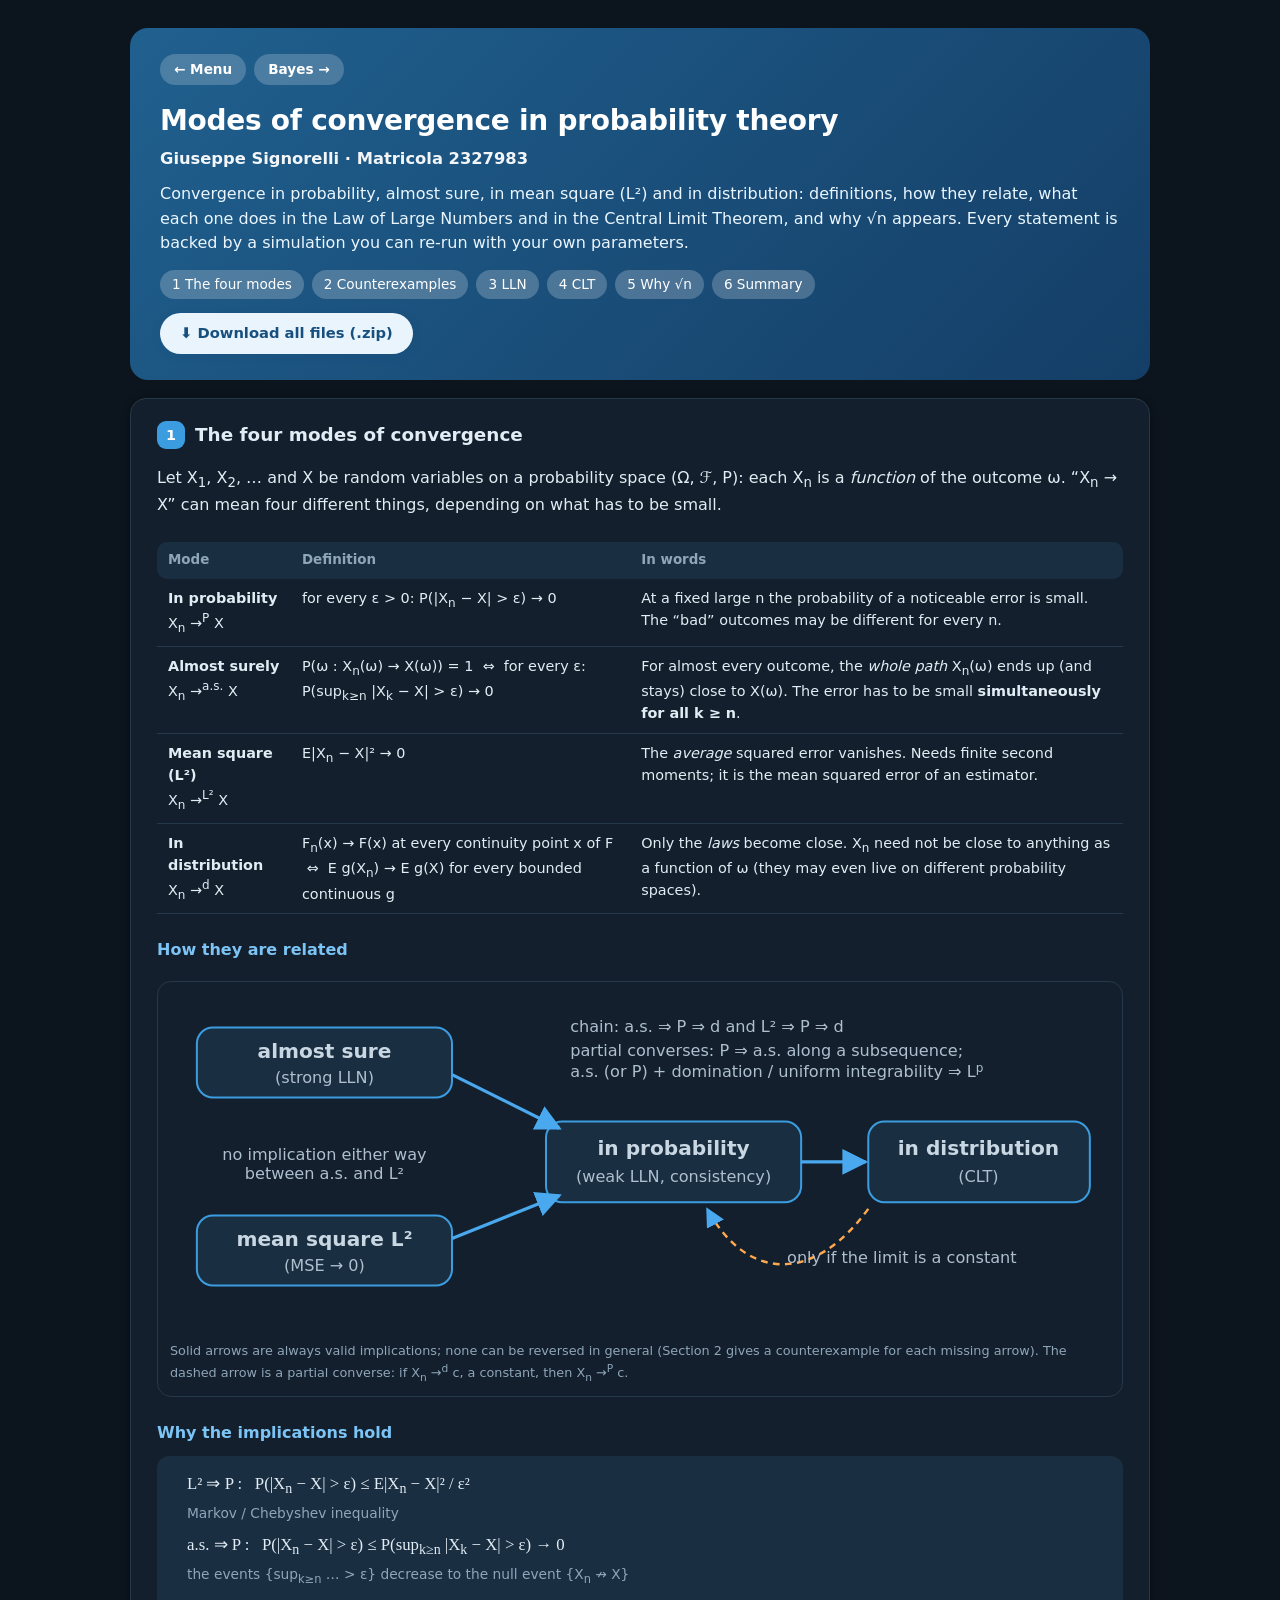
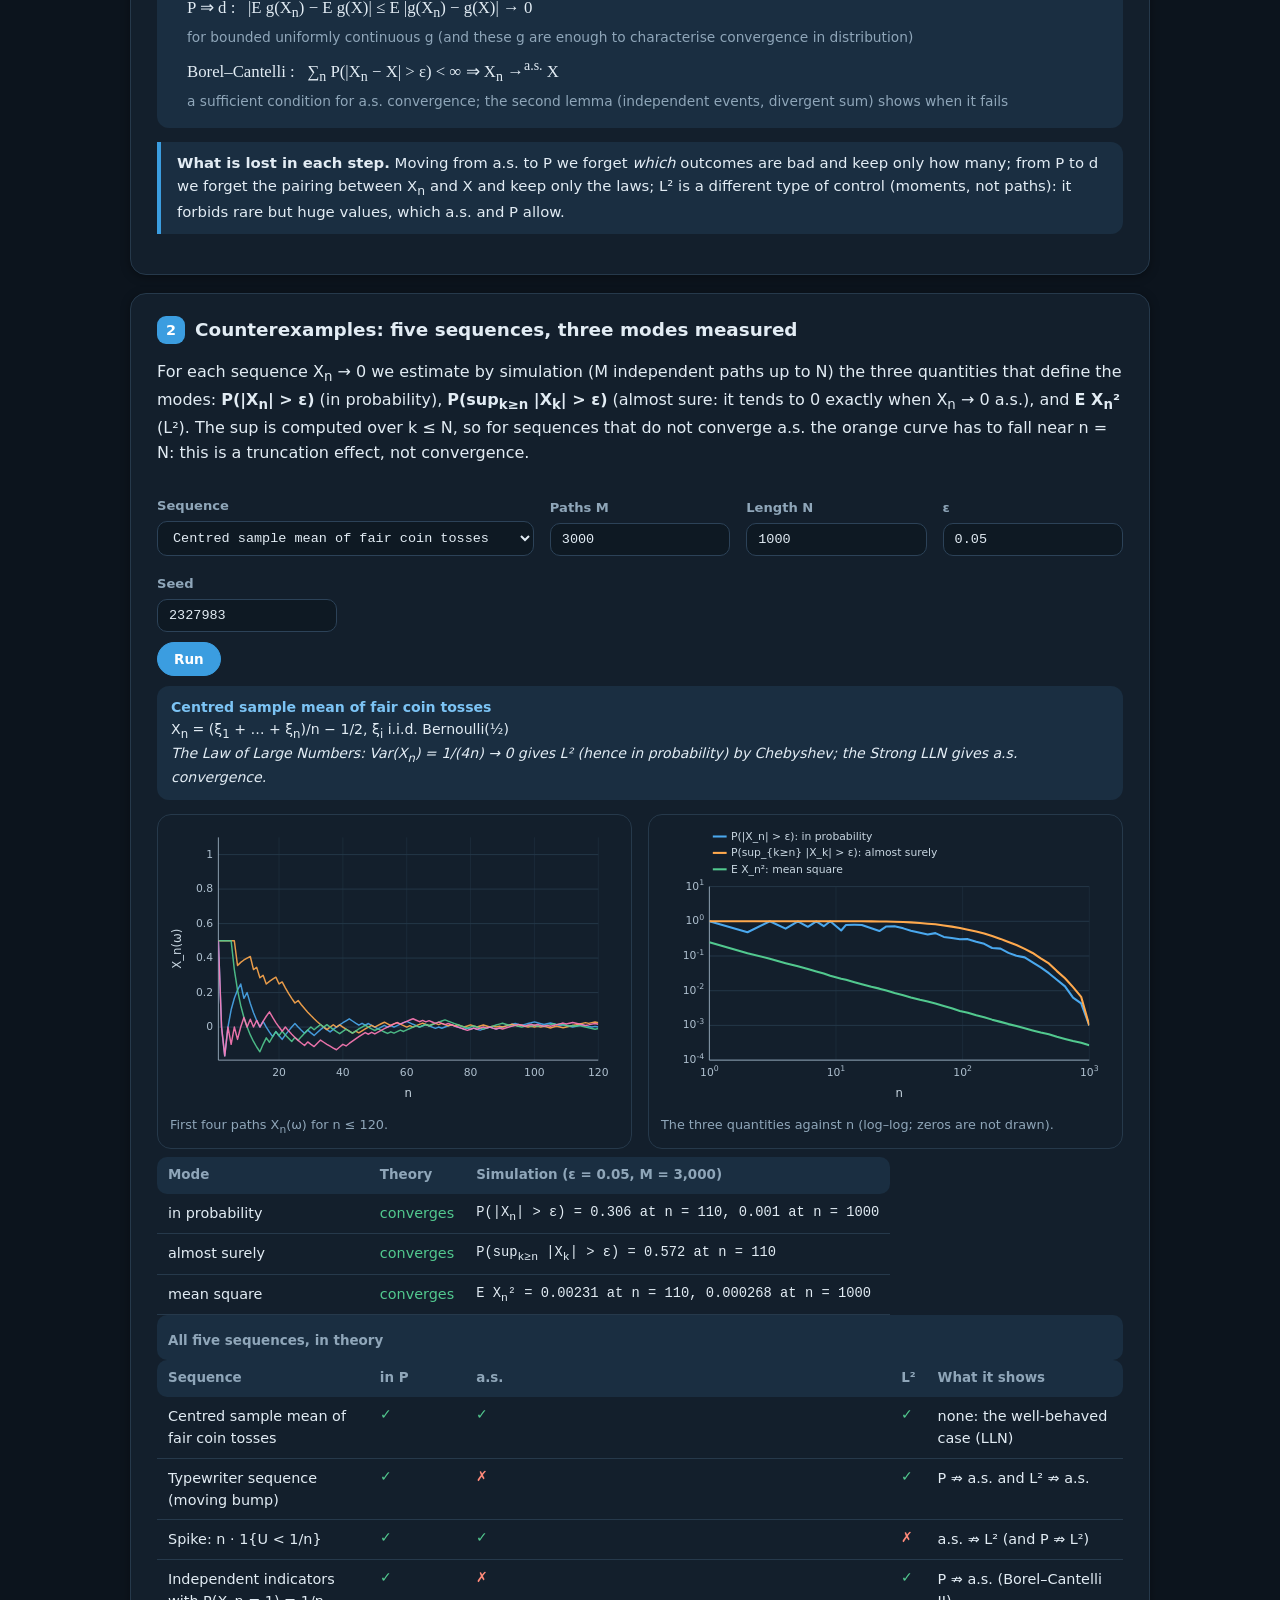
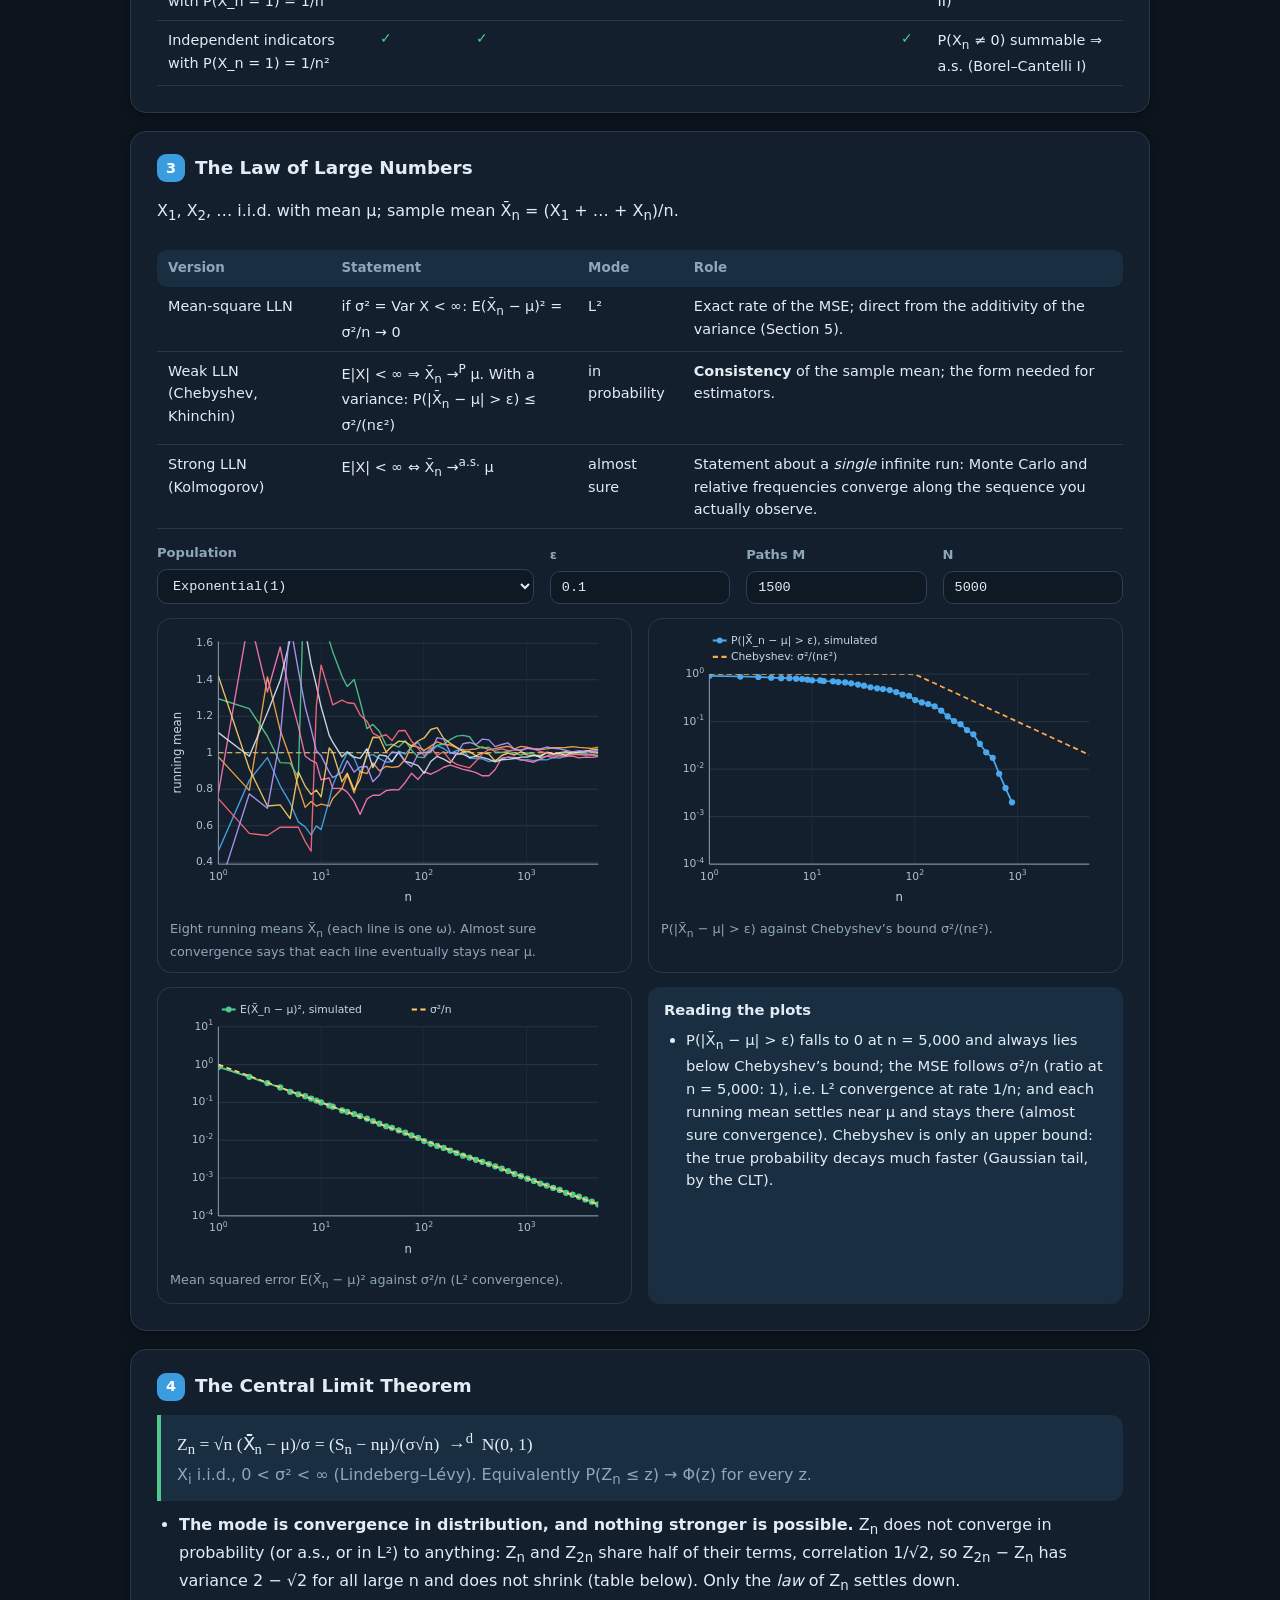
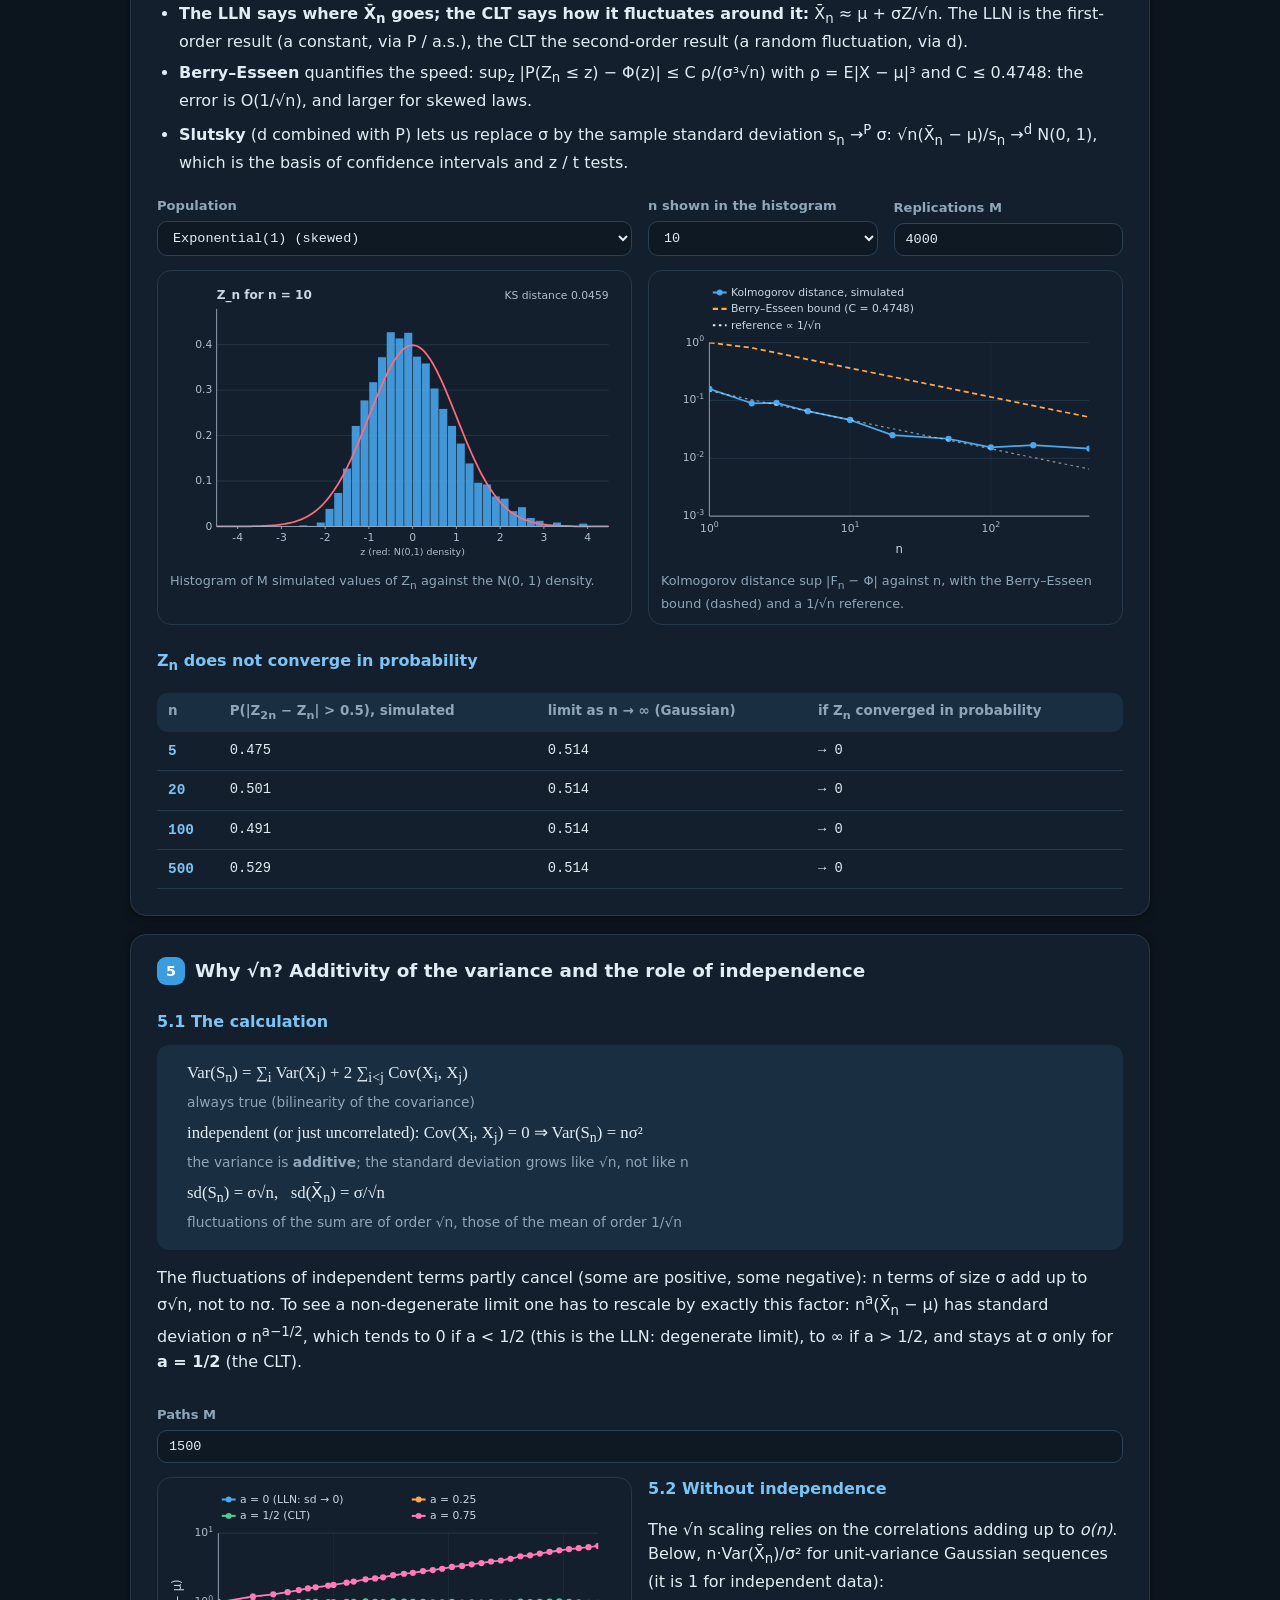
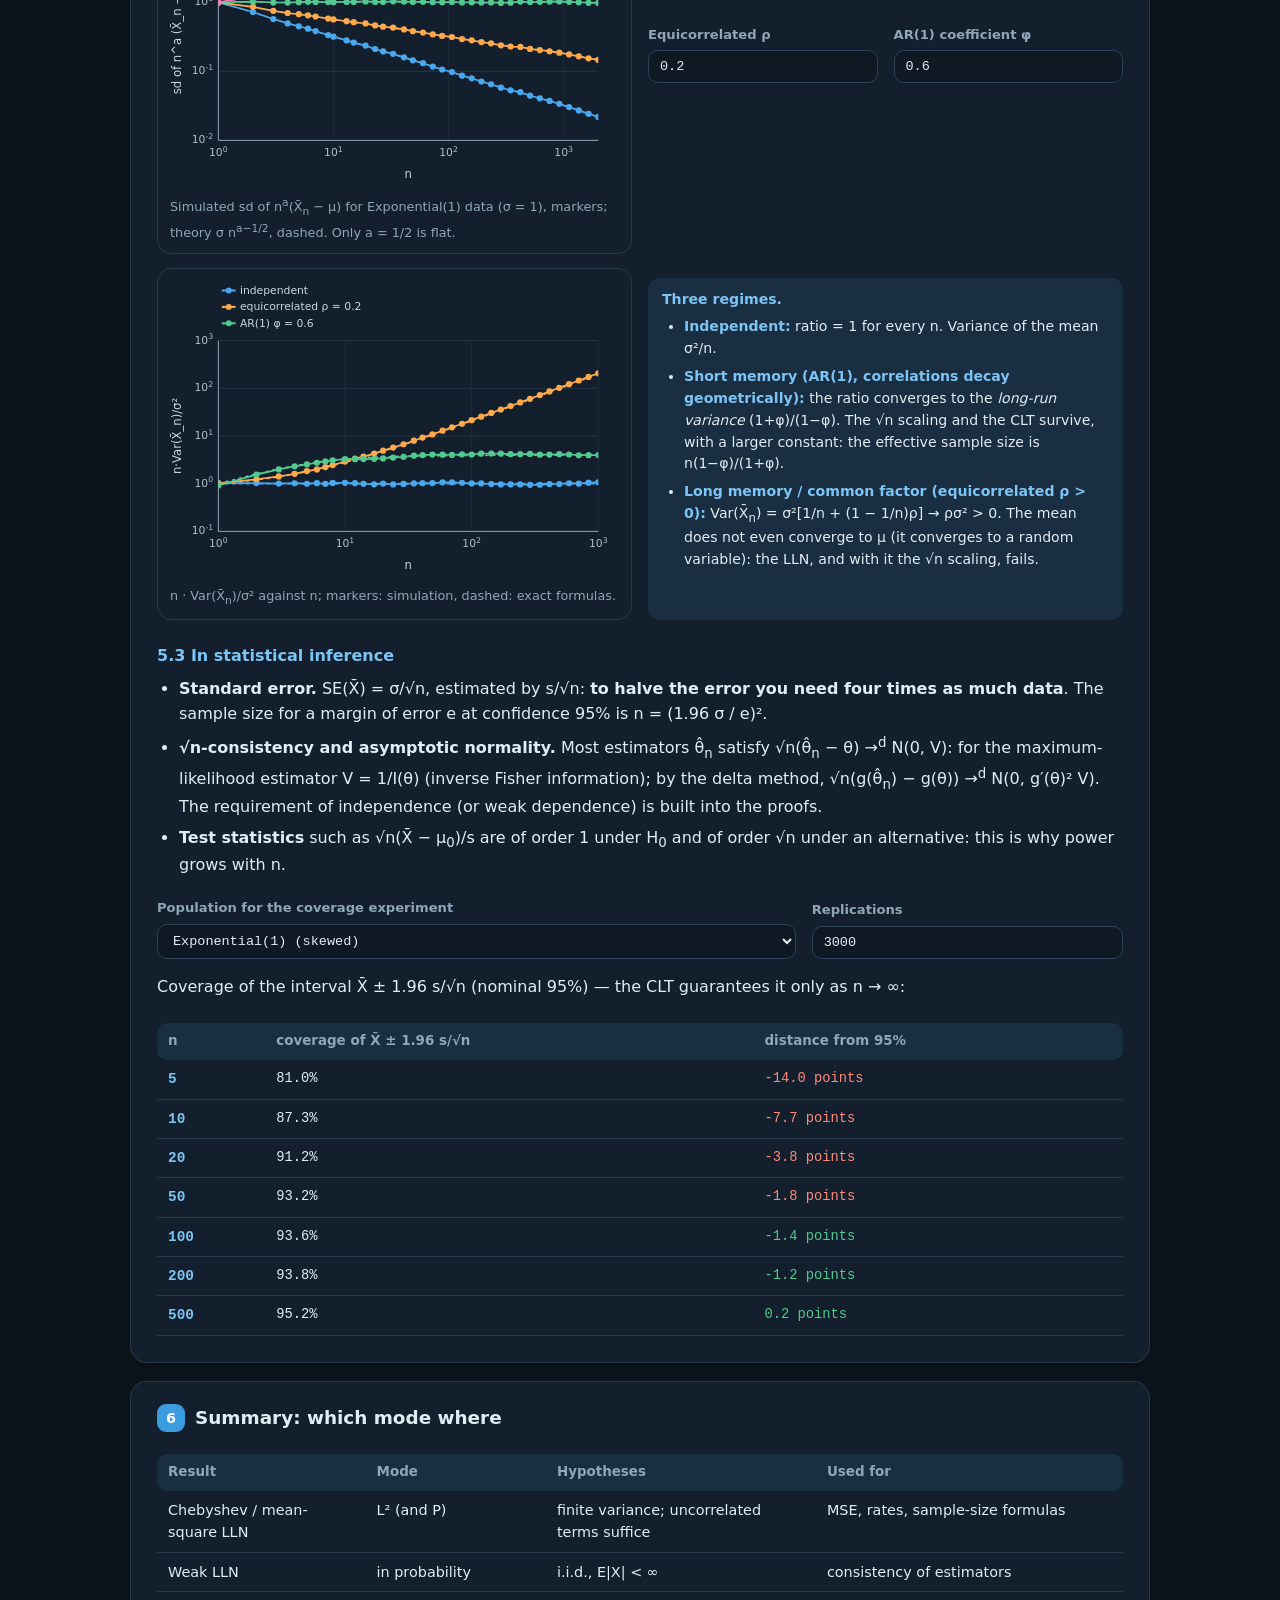
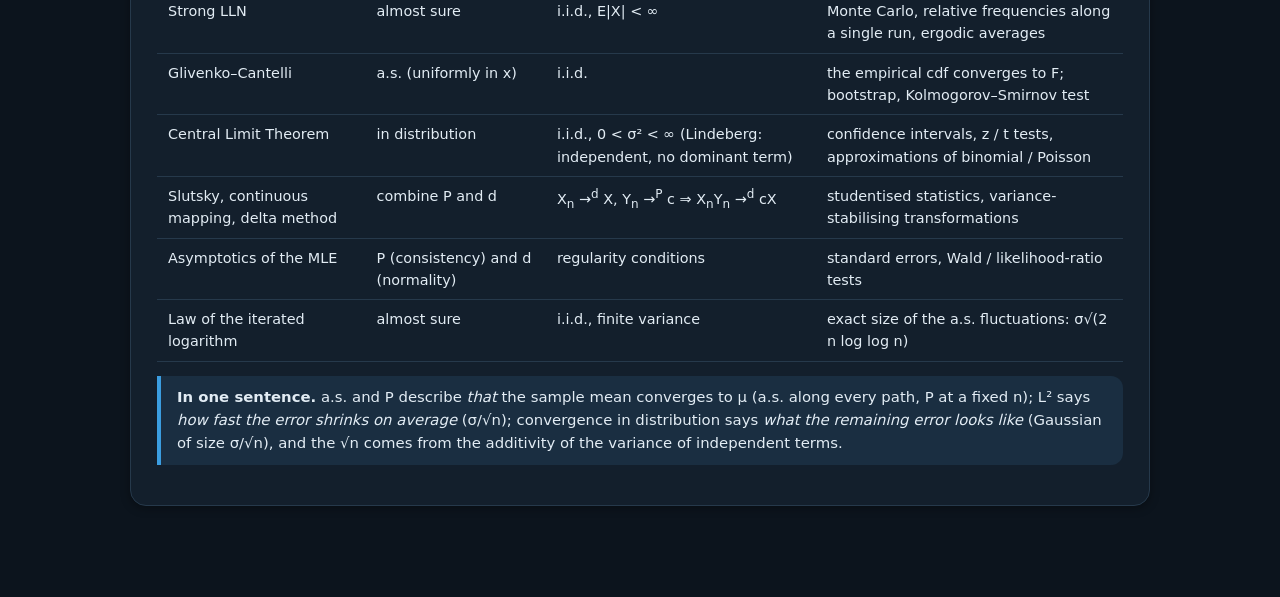
<file: Homework7/ex1.html>
<!DOCTYPE html>
<html lang="en" data-theme="dark">
<head>
<meta charset="UTF-8">
<meta name="viewport" content="width=device-width, initial-scale=1">
<title>Modes of convergence - Giuseppe Signorelli (2327983)</title>
<link rel="stylesheet" href="style.css">
</head>
<body>
<div class="sheet">
<header>
  <div class="navtop"><a href="index.html">&larr; Menu</a><a href="ex2.html">Bayes &rarr;</a></div>
  <h1>Modes of convergence in probability theory</h1>
  <p class="student">Giuseppe Signorelli &middot; Matricola 2327983</p>
  <p class="sub">Convergence in probability, almost sure, in mean square (L&sup2;) and in distribution: definitions, how they relate, what each one does in the Law of Large Numbers and in the Central Limit Theorem, and why &radic;n appears. Every statement is backed by a simulation you can re-run with your own parameters.</p>
  <nav class="toc"><a href="#modes">1 The four modes</a><a href="#gallery">2 Counterexamples</a><a href="#lln">3 LLN</a><a href="#clt">4 CLT</a><a href="#sqrt">5 Why &radic;n</a><a href="#summary">6 Summary</a></nav>
  <a class="dl" href="Homework7.zip" download>&#11015; Download all files (.zip)</a>
</header>

<section class="card" id="modes">
  <h2><span class="num">1</span><span>The four modes of convergence</span></h2>
  <p>Let X<sub>1</sub>, X<sub>2</sub>, &hellip; and X be random variables on a probability space (&Omega;, &#8497;, P): each X<sub>n</sub> is a <i>function</i> of the outcome &omega;. &ldquo;X<sub>n</sub> &rarr; X&rdquo; can mean four different things, depending on what has to be small.</p>
  <div class="tblwrap"><table class="res">
    <tr><th>Mode</th><th>Definition</th><th>In words</th></tr>
    <tr><td><b>In probability</b><br>X<sub>n</sub> &rarr;<sup>P</sup> X</td><td>for every &epsilon; &gt; 0: P(|X<sub>n</sub> &minus; X| &gt; &epsilon;) &rarr; 0</td><td>At a fixed large n the probability of a noticeable error is small. The &ldquo;bad&rdquo; outcomes may be different for every n.</td></tr>
    <tr><td><b>Almost surely</b><br>X<sub>n</sub> &rarr;<sup>a.s.</sup> X</td><td>P(&omega; : X<sub>n</sub>(&omega;) &rarr; X(&omega;)) = 1 &nbsp;&hArr;&nbsp; for every &epsilon;: P(sup<sub>k&ge;n</sub> |X<sub>k</sub> &minus; X| &gt; &epsilon;) &rarr; 0</td><td>For almost every outcome, the <i>whole path</i> X<sub>n</sub>(&omega;) ends up (and stays) close to X(&omega;). The error has to be small <b>simultaneously for all k &ge; n</b>.</td></tr>
    <tr><td><b>Mean square (L&sup2;)</b><br>X<sub>n</sub> &rarr;<sup>L&sup2;</sup> X</td><td>E|X<sub>n</sub> &minus; X|&sup2; &rarr; 0</td><td>The <i>average</i> squared error vanishes. Needs finite second moments; it is the mean squared error of an estimator.</td></tr>
    <tr><td><b>In distribution</b><br>X<sub>n</sub> &rarr;<sup>d</sup> X</td><td>F<sub>n</sub>(x) &rarr; F(x) at every continuity point x of F &nbsp;&hArr;&nbsp; E g(X<sub>n</sub>) &rarr; E g(X) for every bounded continuous g</td><td>Only the <i>laws</i> become close. X<sub>n</sub> need not be close to anything as a function of &omega; (they may even live on different probability spaces).</td></tr>
  </table></div>
  <h3>How they are related</h3>
  <div class="figs"><figure><svg id="svgImpl" viewBox="0 0 700 250" role="img" aria-label="Implications between the modes of convergence">
    <defs><marker id="ar" viewBox="0 0 10 10" refX="9" refY="5" markerWidth="8" markerHeight="8" orient="auto-start-reverse"><path d="M0,0 L10,5 L0,10 z" fill="#4aa8ee"/></marker></defs>
    <g style="font-family:inherit">
      <rect x="20" y="25" width="190" height="52" rx="12" style="fill:var(--soft);stroke:var(--main);stroke-width:1.5"/><text class="tx2" x="115" y="48" font-size="15" text-anchor="middle" font-weight="700">almost sure</text><text class="tx" x="115" y="66" font-size="12" text-anchor="middle">(strong LLN)</text>
      <rect x="20" y="165" width="190" height="52" rx="12" style="fill:var(--soft);stroke:var(--main);stroke-width:1.5"/><text class="tx2" x="115" y="188" font-size="15" text-anchor="middle" font-weight="700">mean square L²</text><text class="tx" x="115" y="206" font-size="12" text-anchor="middle">(MSE → 0)</text>
      <rect x="280" y="95" width="190" height="60" rx="12" style="fill:var(--soft);stroke:var(--main);stroke-width:1.5"/><text class="tx2" x="375" y="120" font-size="15" text-anchor="middle" font-weight="700">in probability</text><text class="tx" x="375" y="140" font-size="12" text-anchor="middle">(weak LLN, consistency)</text>
      <rect x="520" y="95" width="165" height="60" rx="12" style="fill:var(--soft);stroke:var(--main);stroke-width:1.5"/><text class="tx2" x="602" y="120" font-size="15" text-anchor="middle" font-weight="700">in distribution</text><text class="tx" x="602" y="140" font-size="12" text-anchor="middle">(CLT)</text>
    </g>
    <line x1="210" y1="60" x2="290" y2="100" stroke="#4aa8ee" stroke-width="2.4" marker-end="url(#ar)"/>
    <line x1="210" y1="182" x2="290" y2="150" stroke="#4aa8ee" stroke-width="2.4" marker-end="url(#ar)"/>
    <line x1="470" y1="125" x2="518" y2="125" stroke="#4aa8ee" stroke-width="2.4" marker-end="url(#ar)"/>
    <path d="M520,160 C 480,215 430,215 400,160" fill="none" stroke="#ffa94d" stroke-width="1.8" stroke-dasharray="5 4" marker-end="url(#ar)"/>
    <text class="tx" x="545" y="200" font-size="12" text-anchor="middle">only if the limit is a constant</text>
    <text class="tx" x="115" y="124" font-size="12" text-anchor="middle">no implication either way</text>
    <text class="tx" x="115" y="138" font-size="12" text-anchor="middle">between a.s. and L²</text>
    <text class="tx" x="298" y="28" font-size="12">chain: a.s. ⇒ P ⇒ d  and  L² ⇒ P ⇒ d</text>
    <text class="tx" x="298" y="46" font-size="12">partial converses: P ⇒ a.s. along a subsequence;</text>
    <text class="tx" x="298" y="62" font-size="12">a.s. (or P) + domination / uniform integrability ⇒ L<tspan dy="-4" font-size="9">p</tspan></text>
  </svg><figcaption>Solid arrows are always valid implications; none can be reversed in general (Section 2 gives a counterexample for each missing arrow). The dashed arrow is a partial converse: if X<sub>n</sub> &rarr;<sup>d</sup> c, a constant, then X<sub>n</sub> &rarr;<sup>P</sup> c.</figcaption></figure></div>
  <h3>Why the implications hold</h3>
  <div class="deriv">
    <span class="eq">L&sup2; &rArr; P : &nbsp; P(|X<sub>n</sub> &minus; X| &gt; &epsilon;) &le; E|X<sub>n</sub> &minus; X|&sup2; / &epsilon;&sup2;</span><span class="why">Markov / Chebyshev inequality</span>
    <span class="eq">a.s. &rArr; P : &nbsp; P(|X<sub>n</sub> &minus; X| &gt; &epsilon;) &le; P(sup<sub>k&ge;n</sub> |X<sub>k</sub> &minus; X| &gt; &epsilon;) &rarr; 0</span><span class="why">the events {sup<sub>k&ge;n</sub> &hellip; &gt; &epsilon;} decrease to the null event {X<sub>n</sub> &nrarr; X}</span>
    <span class="eq">P &rArr; d : &nbsp; |E g(X<sub>n</sub>) &minus; E g(X)| &le; E |g(X<sub>n</sub>) &minus; g(X)| &rarr; 0</span><span class="why">for bounded uniformly continuous g (and these g are enough to characterise convergence in distribution)</span>
    <span class="eq">Borel&ndash;Cantelli : &nbsp; &sum;<sub>n</sub> P(|X<sub>n</sub> &minus; X| &gt; &epsilon;) &lt; &infin; &rArr; X<sub>n</sub> &rarr;<sup>a.s.</sup> X</span><span class="why">a sufficient condition for a.s. convergence; the second lemma (independent events, divergent sum) shows when it fails</span>
  </div>
  <div class="callout"><b>What is lost in each step.</b> Moving from a.s. to P we forget <i>which</i> outcomes are bad and keep only how many; from P to d we forget the pairing between X<sub>n</sub> and X and keep only the laws; L&sup2; is a different type of control (moments, not paths): it forbids rare but huge values, which a.s. and P allow.</div>
</section>

<section class="card" id="gallery">
  <h2><span class="num">2</span><span>Counterexamples: five sequences, three modes measured</span></h2>
  <p>For each sequence X<sub>n</sub> &rarr; 0 we estimate by simulation (M independent paths up to N) the three quantities that define the modes: <b>P(|X<sub>n</sub>| &gt; &epsilon;)</b> (in probability), <b>P(sup<sub>k&ge;n</sub> |X<sub>k</sub>| &gt; &epsilon;)</b> (almost sure: it tends to 0 exactly when X<sub>n</sub> &rarr; 0 a.s.), and <b>E X<sub>n</sub>&sup2;</b> (L&sup2;). The sup is computed over k &le; N, so for sequences that do not converge a.s. the orange curve has to fall near n = N: this is a truncation effect, not convergence.</p>
  <div class="params">
    <div class="wide"><label for="gk">Sequence</label><select id="gk" onchange="galSel()"></select></div>
    <div><label for="gM">Paths M</label><input type="number" id="gM" value="3000" min="200" max="20000" step="200"></div>
    <div><label for="gN">Length N</label><input type="number" id="gN" value="1000" min="50" max="5000" step="50"></div>
    <div><label for="gE">&epsilon;</label><input type="number" id="gE" value="0.5" min="0.001" step="0.05"></div>
    <div><label for="gS">Seed</label><input type="number" id="gS" value="2327983"></div>
  </div>
  <button onclick="runGal()">Run</button>
  <div class="box" id="gDesc"></div>
  <div class="figs2"><figure><svg id="svgGP"></svg><figcaption>First four paths X<sub>n</sub>(&omega;) for n &le; 120.</figcaption></figure><figure><svg id="svgGC"></svg><figcaption>The three quantities against n (log&ndash;log; zeros are not drawn).</figcaption></figure></div>
  <div class="tblwrap"><table class="res" id="gTab"></table></div>
</section>

<section class="card" id="lln">
  <h2><span class="num">3</span><span>The Law of Large Numbers</span></h2>
  <p>X<sub>1</sub>, X<sub>2</sub>, &hellip; i.i.d. with mean &mu;; sample mean X&#772;<sub>n</sub> = (X<sub>1</sub> + &hellip; + X<sub>n</sub>)/n.</p>
  <div class="tblwrap"><table class="res">
    <tr><th>Version</th><th>Statement</th><th>Mode</th><th>Role</th></tr>
    <tr><td>Mean-square LLN</td><td>if &sigma;&sup2; = Var X &lt; &infin;: E(X&#772;<sub>n</sub> &minus; &mu;)&sup2; = &sigma;&sup2;/n &rarr; 0</td><td>L&sup2;</td><td>Exact rate of the MSE; direct from the additivity of the variance (Section 5).</td></tr>
    <tr><td>Weak LLN (Chebyshev, Khinchin)</td><td>E|X| &lt; &infin; &rArr; X&#772;<sub>n</sub> &rarr;<sup>P</sup> &mu;. With a variance: P(|X&#772;<sub>n</sub> &minus; &mu;| &gt; &epsilon;) &le; &sigma;&sup2;/(n&epsilon;&sup2;)</td><td>in probability</td><td><b>Consistency</b> of the sample mean; the form needed for estimators.</td></tr>
    <tr><td>Strong LLN (Kolmogorov)</td><td>E|X| &lt; &infin; &hArr; X&#772;<sub>n</sub> &rarr;<sup>a.s.</sup> &mu;</td><td>almost sure</td><td>Statement about a <i>single</i> infinite run: Monte Carlo and relative frequencies converge along the sequence you actually observe.</td></tr>
  </table></div>
  <div class="params">
    <div class="wide"><label for="lp">Population</label><select id="lp" onchange="runLln()"></select></div>
    <div><label for="lE">&epsilon;</label><input type="number" id="lE" value="0.1" min="0.001" step="0.01" onchange="runLln()"></div>
    <div><label for="lM">Paths M</label><input type="number" id="lM" value="1500" min="100" max="10000" step="100" onchange="runLln()"></div>
    <div><label for="lN">N</label><input type="number" id="lN" value="5000" min="100" max="20000" step="100" onchange="runLln()"></div>
  </div>
  <div class="figs2"><figure><svg id="svgL1"></svg><figcaption>Eight running means X&#772;<sub>n</sub> (each line is one &omega;). Almost sure convergence says that each line eventually stays near &mu;.</figcaption></figure><figure><svg id="svgL2"></svg><figcaption>P(|X&#772;<sub>n</sub> &minus; &mu;| &gt; &epsilon;) against Chebyshev&rsquo;s bound &sigma;&sup2;/(n&epsilon;&sup2;).</figcaption></figure></div>
  <div class="figs2"><figure><svg id="svgL3"></svg><figcaption>Mean squared error E(X&#772;<sub>n</sub> &minus; &mu;)&sup2; against &sigma;&sup2;/n (L&sup2; convergence).</figcaption></figure><div class="findings" id="llnFinds" style="margin-top:0"></div></div>
</section>

<section class="card" id="clt">
  <h2><span class="num">4</span><span>The Central Limit Theorem</span></h2>
  <div class="result"><span class="eq">Z<sub>n</sub> = &radic;n (X&#772;<sub>n</sub> &minus; &mu;)/&sigma; = (S<sub>n</sub> &minus; n&mu;)/(&sigma;&radic;n) &nbsp;&rarr;<sup>d</sup>&nbsp; N(0, 1)</span><span class="sub">X<sub>i</sub> i.i.d., 0 &lt; &sigma;&sup2; &lt; &infin; (Lindeberg&ndash;L&eacute;vy). Equivalently P(Z<sub>n</sub> &le; z) &rarr; &Phi;(z) for every z.</span></div>
  <ul class="plain">
    <li><b>The mode is convergence in distribution, and nothing stronger is possible.</b> Z<sub>n</sub> does not converge in probability (or a.s., or in L&sup2;) to anything: Z<sub>n</sub> and Z<sub>2n</sub> share half of their terms, correlation 1/&radic;2, so Z<sub>2n</sub> &minus; Z<sub>n</sub> has variance 2 &minus; &radic;2 for all large n and does not shrink (table below). Only the <i>law</i> of Z<sub>n</sub> settles down.</li>
    <li><b>The LLN says where X&#772;<sub>n</sub> goes; the CLT says how it fluctuates around it:</b> X&#772;<sub>n</sub> &asymp; &mu; + &sigma;Z/&radic;n. The LLN is the first-order result (a constant, via P / a.s.), the CLT the second-order result (a random fluctuation, via d).</li>
    <li><b>Berry&ndash;Esseen</b> quantifies the speed: sup<sub>z</sub> |P(Z<sub>n</sub> &le; z) &minus; &Phi;(z)| &le; C &rho;/(&sigma;&sup3;&radic;n) with &rho; = E|X &minus; &mu;|&sup3; and C &le; 0.4748: the error is O(1/&radic;n), and larger for skewed laws.</li>
    <li><b>Slutsky</b> (d combined with P) lets us replace &sigma; by the sample standard deviation s<sub>n</sub> &rarr;<sup>P</sup> &sigma;: &radic;n(X&#772;<sub>n</sub> &minus; &mu;)/s<sub>n</sub> &rarr;<sup>d</sup> N(0, 1), which is the basis of confidence intervals and z / t tests.</li>
  </ul>
  <div class="params">
    <div class="wide"><label for="cp">Population</label><select id="cp" onchange="runClt()"></select></div>
    <div><label for="cn">n shown in the histogram</label><select id="cn" onchange="drawCltHist()"></select></div>
    <div><label for="cM">Replications M</label><input type="number" id="cM" value="4000" min="500" max="20000" step="500" onchange="runClt()"></div>
  </div>
  <div class="figs2"><figure><svg id="svgC1"></svg><figcaption>Histogram of M simulated values of Z<sub>n</sub> against the N(0, 1) density.</figcaption></figure><figure><svg id="svgC2"></svg><figcaption>Kolmogorov distance sup |F<sub>n</sub> &minus; &Phi;| against n, with the Berry&ndash;Esseen bound (dashed) and a 1/&radic;n reference.</figcaption></figure></div>
  <h3>Z<sub>n</sub> does not converge in probability</h3>
  <div class="tblwrap"><table class="res" id="cTab"></table></div>
</section>

<section class="card" id="sqrt">
  <h2><span class="num">5</span><span>Why &radic;n? Additivity of the variance and the role of independence</span></h2>
  <h3>5.1 The calculation</h3>
  <div class="deriv">
    <span class="eq">Var(S<sub>n</sub>) = &sum;<sub>i</sub> Var(X<sub>i</sub>) + 2 &sum;<sub>i&lt;j</sub> Cov(X<sub>i</sub>, X<sub>j</sub>)</span><span class="why">always true (bilinearity of the covariance)</span>
    <span class="eq">independent (or just uncorrelated): Cov(X<sub>i</sub>, X<sub>j</sub>) = 0 &rArr; Var(S<sub>n</sub>) = n&sigma;&sup2;</span><span class="why">the variance is <b>additive</b>; the standard deviation grows like &radic;n, not like n</span>
    <span class="eq">sd(S<sub>n</sub>) = &sigma;&radic;n, &nbsp; sd(X&#772;<sub>n</sub>) = &sigma;/&radic;n</span><span class="why">fluctuations of the sum are of order &radic;n, those of the mean of order 1/&radic;n</span>
  </div>
  <p>The fluctuations of independent terms partly cancel (some are positive, some negative): n terms of size &sigma; add up to &sigma;&radic;n, not to n&sigma;. To see a non-degenerate limit one has to rescale by exactly this factor: n<sup>a</sup>(X&#772;<sub>n</sub> &minus; &mu;) has standard deviation &sigma; n<sup>a&minus;1/2</sup>, which tends to 0 if a &lt; 1/2 (this is the LLN: degenerate limit), to &infin; if a &gt; 1/2, and stays at &sigma; only for <b>a = 1/2</b> (the CLT).</p>
  <div class="params"><div><label for="sM">Paths M</label><input type="number" id="sM" value="1500" min="100" max="10000" step="100" onchange="runSqrt()"></div></div>
  <div class="figs2"><figure><svg id="svgS1"></svg><figcaption>Simulated sd of n<sup>a</sup>(X&#772;<sub>n</sub> &minus; &mu;) for Exponential(1) data (&sigma; = 1), markers; theory &sigma; n<sup>a&minus;1/2</sup>, dashed. Only a = 1/2 is flat.</figcaption></figure>
  <div>
  <h3 style="margin-top:0">5.2 Without independence</h3>
  <p>The &radic;n scaling relies on the correlations adding up to <i>o(n)</i>. Below, n&middot;Var(X&#772;<sub>n</sub>)/&sigma;&sup2; for unit-variance Gaussian sequences (it is 1 for independent data):</p>
  <div class="params"><div><label for="dR">Equicorrelated &rho;</label><input type="number" id="dR" value="0.2" min="0" max="0.95" step="0.05" onchange="runSqrt()"></div><div><label for="dP">AR(1) coefficient &phi;</label><input type="number" id="dP" value="0.6" min="0" max="0.95" step="0.05" onchange="runSqrt()"></div></div>
  </div></div>
  <div class="figs2"><figure><svg id="svgS2"></svg><figcaption>n &middot; Var(X&#772;<sub>n</sub>)/&sigma;&sup2; against n; markers: simulation, dashed: exact formulas.</figcaption></figure>
  <div class="box"><b>Three regimes.</b><ul class="plain" style="margin:6px 0 0">
    <li><b>Independent:</b> ratio = 1 for every n. Variance of the mean &sigma;&sup2;/n.</li>
    <li><b>Short memory (AR(1), correlations decay geometrically):</b> the ratio converges to the <i>long-run variance</i> (1+&phi;)/(1&minus;&phi;). The &radic;n scaling and the CLT survive, with a larger constant: the effective sample size is n(1&minus;&phi;)/(1+&phi;).</li>
    <li><b>Long memory / common factor (equicorrelated &rho; &gt; 0):</b> Var(X&#772;<sub>n</sub>) = &sigma;&sup2;[1/n + (1 &minus; 1/n)&rho;] &rarr; &rho;&sigma;&sup2; &gt; 0. The mean does not even converge to &mu; (it converges to a random variable): the LLN, and with it the &radic;n scaling, fails.</li></ul></div></div>
  <h3>5.3 In statistical inference</h3>
  <ul class="plain">
    <li><b>Standard error.</b> SE(X&#772;) = &sigma;/&radic;n, estimated by s/&radic;n: <b>to halve the error you need four times as much data</b>. The sample size for a margin of error e at confidence 95% is n = (1.96 &sigma; / e)&sup2;.</li>
    <li><b>&radic;n-consistency and asymptotic normality.</b> Most estimators &theta;&#770;<sub>n</sub> satisfy &radic;n(&theta;&#770;<sub>n</sub> &minus; &theta;) &rarr;<sup>d</sup> N(0, V): for the maximum-likelihood estimator V = 1/I(&theta;) (inverse Fisher information); by the delta method, &radic;n(g(&theta;&#770;<sub>n</sub>) &minus; g(&theta;)) &rarr;<sup>d</sup> N(0, g&prime;(&theta;)&sup2; V). The requirement of independence (or weak dependence) is built into the proofs.</li>
    <li><b>Test statistics</b> such as &radic;n(X&#772; &minus; &mu;<sub>0</sub>)/s are of order 1 under H<sub>0</sub> and of order &radic;n under an alternative: this is why power grows with n.</li>
  </ul>
  <div class="params">
    <div class="wide"><label for="vp">Population for the coverage experiment</label><select id="vp" onchange="runCover()"></select></div>
    <div><label for="vM">Replications</label><input type="number" id="vM" value="3000" min="500" max="20000" step="500" onchange="runCover()"></div>
  </div>
  <p>Coverage of the interval X&#772; &plusmn; 1.96 s/&radic;n (nominal 95%) &mdash; the CLT guarantees it only as n &rarr; &infin;:</p>
  <div class="tblwrap"><table class="res" id="vTab"></table></div>
</section>

<section class="card" id="summary">
  <h2><span class="num">6</span><span>Summary: which mode where</span></h2>
  <div class="tblwrap"><table class="res">
    <tr><th>Result</th><th>Mode</th><th>Hypotheses</th><th>Used for</th></tr>
    <tr><td>Chebyshev / mean-square LLN</td><td>L&sup2; (and P)</td><td>finite variance; uncorrelated terms suffice</td><td>MSE, rates, sample-size formulas</td></tr>
    <tr><td>Weak LLN</td><td>in probability</td><td>i.i.d., E|X| &lt; &infin;</td><td>consistency of estimators</td></tr>
    <tr><td>Strong LLN</td><td>almost sure</td><td>i.i.d., E|X| &lt; &infin;</td><td>Monte Carlo, relative frequencies along a single run, ergodic averages</td></tr>
    <tr><td>Glivenko&ndash;Cantelli</td><td>a.s. (uniformly in x)</td><td>i.i.d.</td><td>the empirical cdf converges to F; bootstrap, Kolmogorov&ndash;Smirnov test</td></tr>
    <tr><td>Central Limit Theorem</td><td>in distribution</td><td>i.i.d., 0 &lt; &sigma;&sup2; &lt; &infin; (Lindeberg: independent, no dominant term)</td><td>confidence intervals, z / t tests, approximations of binomial / Poisson</td></tr>
    <tr><td>Slutsky, continuous mapping, delta method</td><td>combine P and d</td><td>X<sub>n</sub> &rarr;<sup>d</sup> X, Y<sub>n</sub> &rarr;<sup>P</sup> c &rArr; X<sub>n</sub>Y<sub>n</sub> &rarr;<sup>d</sup> cX</td><td>studentised statistics, variance-stabilising transformations</td></tr>
    <tr><td>Asymptotics of the MLE</td><td>P (consistency) and d (normality)</td><td>regularity conditions</td><td>standard errors, Wald / likelihood-ratio tests</td></tr>
    <tr><td>Law of the iterated logarithm</td><td>almost sure</td><td>i.i.d., finite variance</td><td>exact size of the a.s. fluctuations: &sigma;&radic;(2 n log log n)</td></tr>
  </table></div>
  <div class="callout"><b>In one sentence.</b> a.s. and P describe <i>that</i> the sample mean converges to &mu; (a.s. along every path, P at a fixed n); L&sup2; says <i>how fast the error shrinks on average</i> (&sigma;/&radic;n); convergence in distribution says <i>what the remaining error looks like</i> (Gaussian of size &sigma;/&radic;n), and the &radic;n comes from the additivity of the variance of independent terms.</div>
</section>
</div>
<script src="js/charts.js"></script>
<script src="js/prob.js"></script>
<script src="js/ex1.js"></script>
<script>
(function(){const a=document.querySelector("a.dl");if(!a)return;a.addEventListener("click",async ev=>{if(!/^https?:$/.test(location.protocol))return;ev.preventDefault();try{const r=await fetch(a.href,{method:"HEAD"});if(!r.ok)throw 0;const t=document.createElement("a");t.href=a.href;t.download="Homework7.zip";document.body.appendChild(t);t.click();t.remove();}catch(e){alert("Homework7.zip was not found next to the pages. Upload the zip to the same folder of the repository to enable this button.");}});})();
</script>
</body>
</html>
</file>
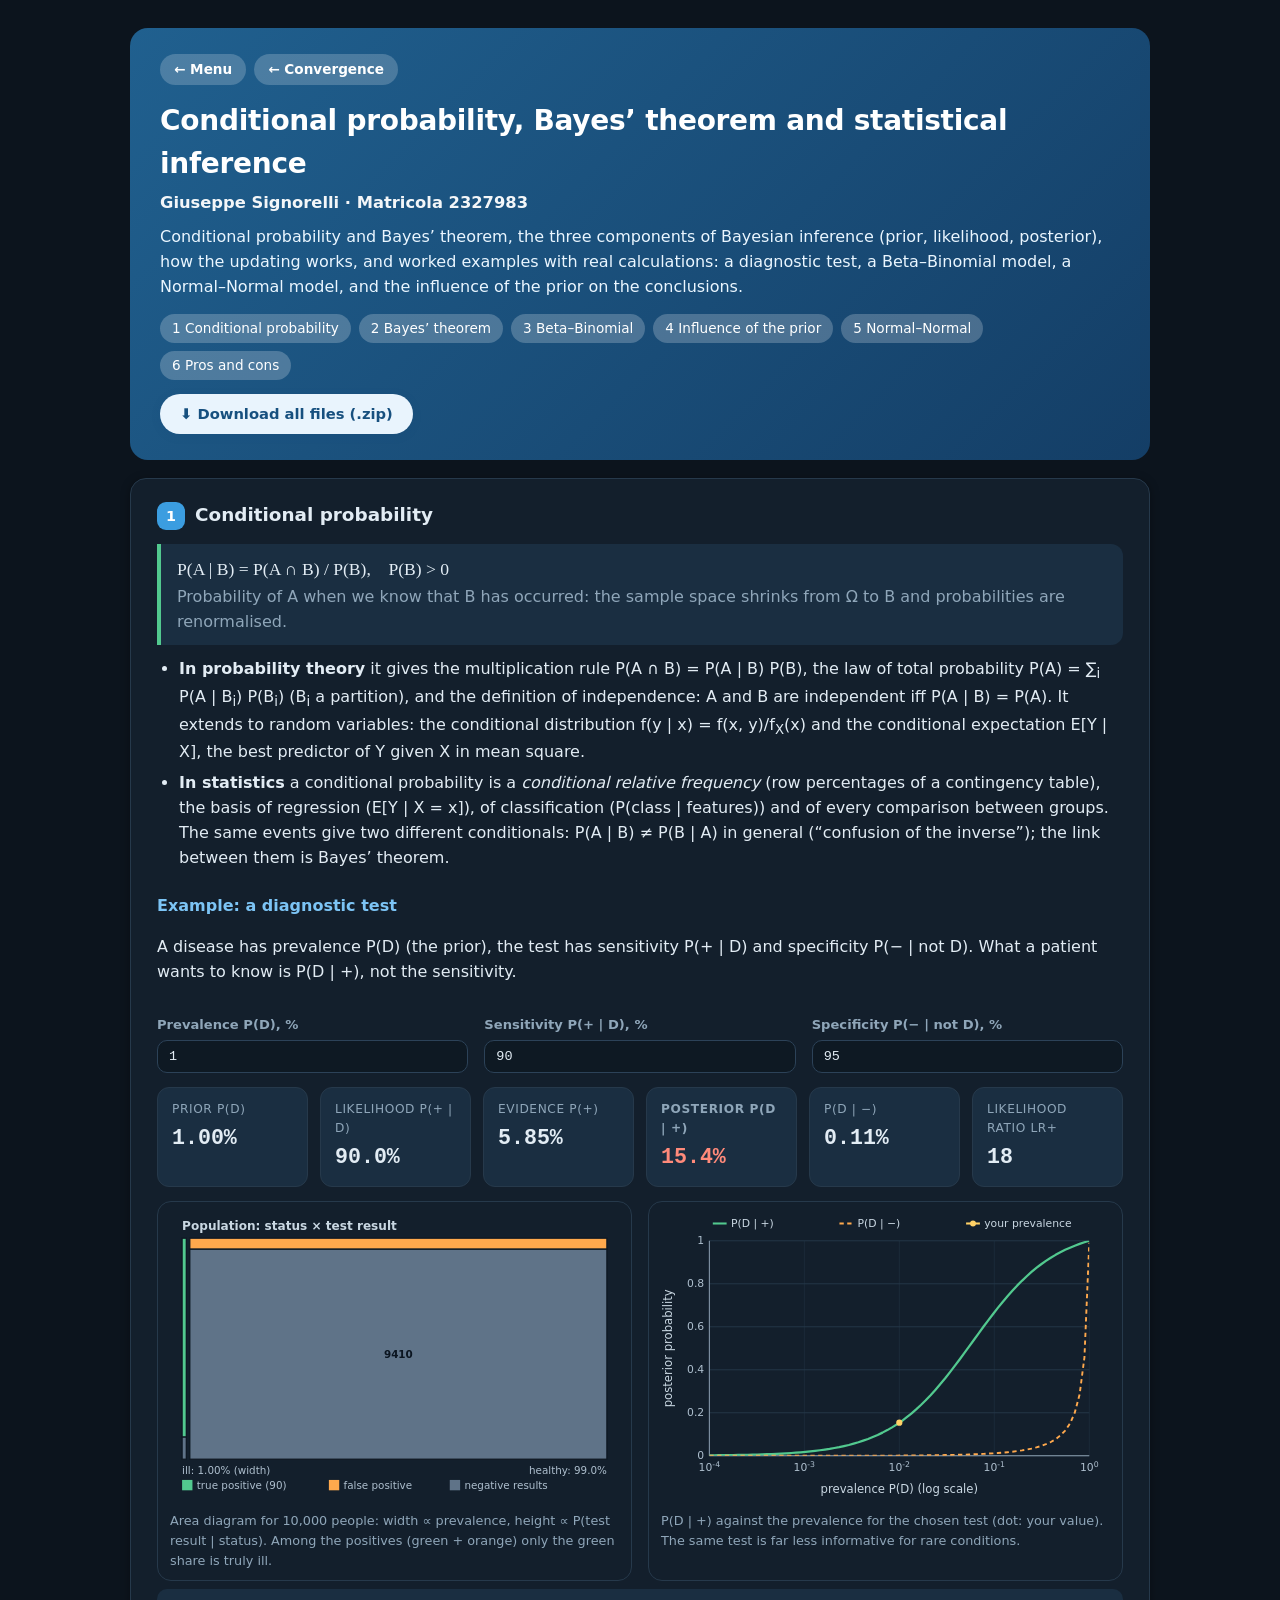
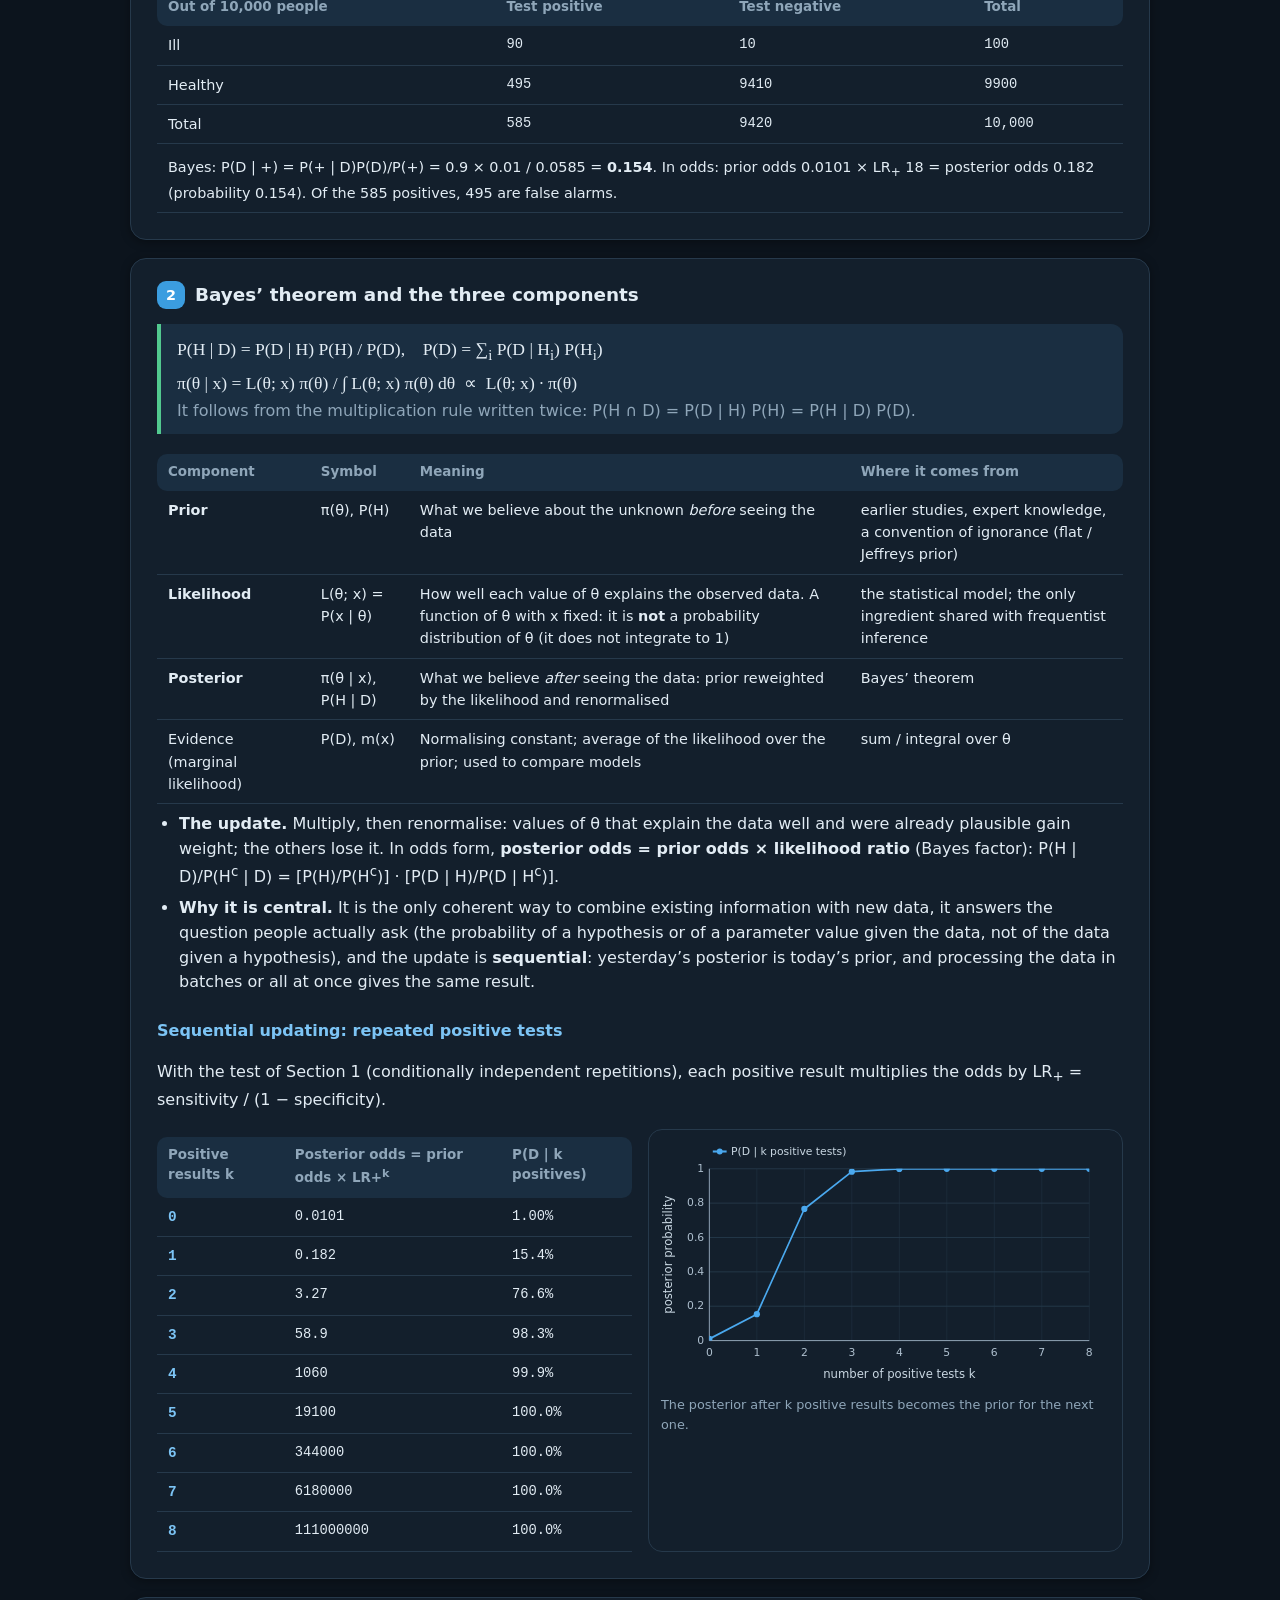
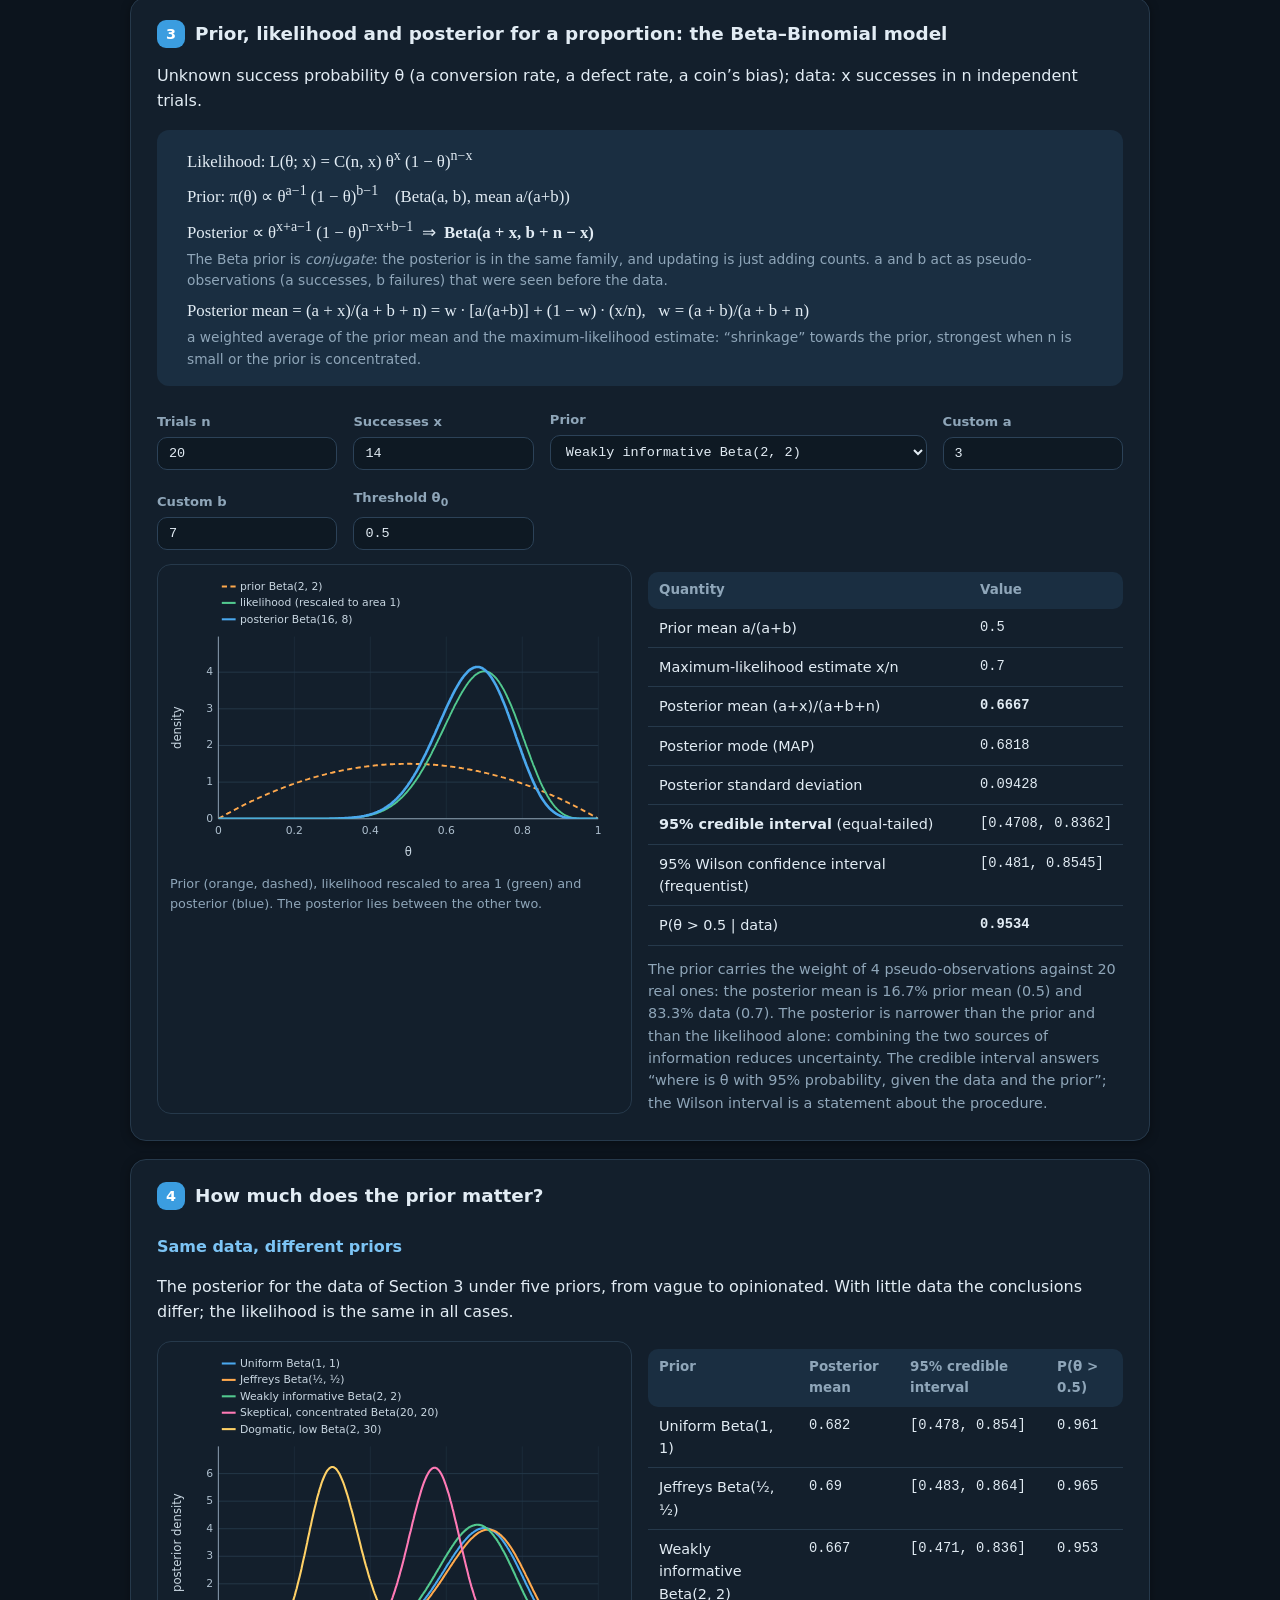
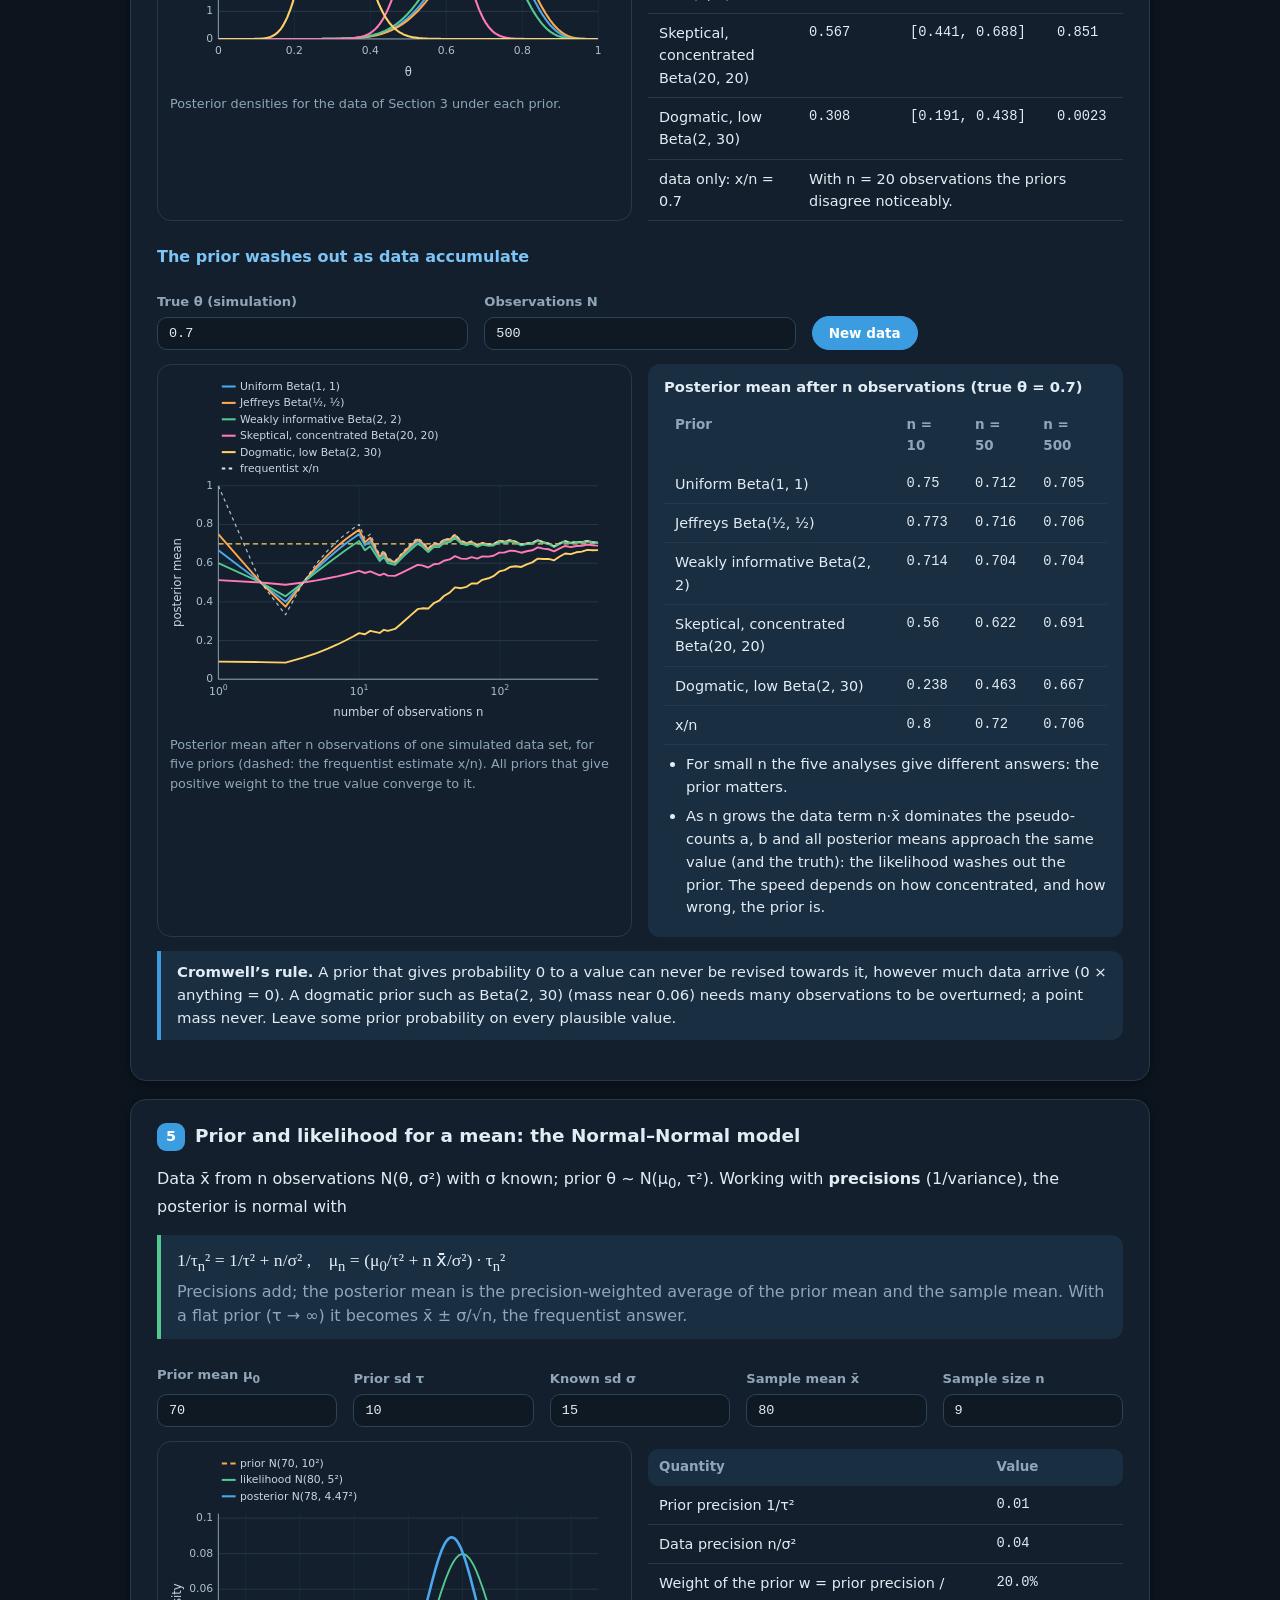
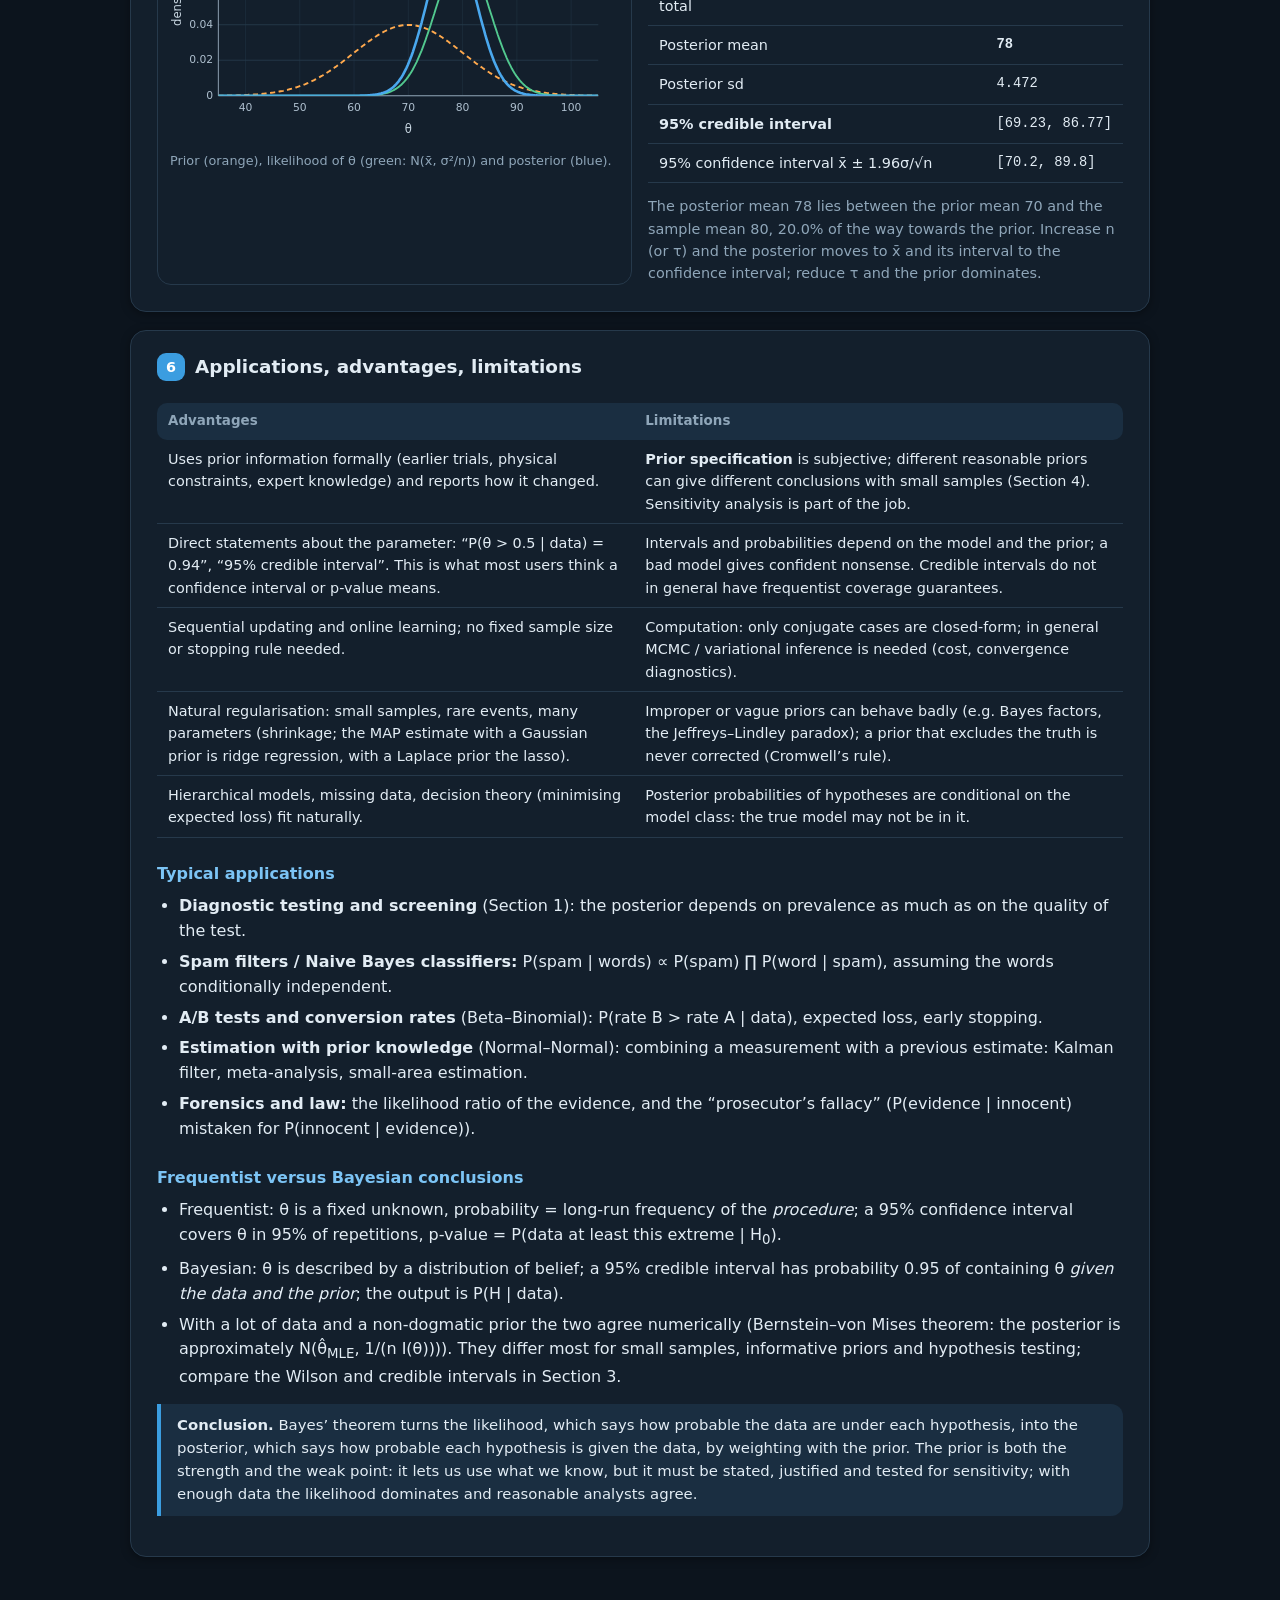
<file: Homework7/ex2.html>
<!DOCTYPE html>
<html lang="en" data-theme="dark">
<head>
<meta charset="UTF-8">
<meta name="viewport" content="width=device-width, initial-scale=1">
<title>Bayes and inference - Giuseppe Signorelli (2327983)</title>
<link rel="stylesheet" href="style.css">
</head>
<body>
<div class="sheet">
<header>
  <div class="navtop"><a href="index.html">&larr; Menu</a><a href="ex1.html">&larr; Convergence</a></div>
  <h1>Conditional probability, Bayes&rsquo; theorem and statistical inference</h1>
  <p class="student">Giuseppe Signorelli &middot; Matricola 2327983</p>
  <p class="sub">Conditional probability and Bayes&rsquo; theorem, the three components of Bayesian inference (prior, likelihood, posterior), how the updating works, and worked examples with real calculations: a diagnostic test, a Beta&ndash;Binomial model, a Normal&ndash;Normal model, and the influence of the prior on the conclusions.</p>
  <nav class="toc"><a href="#cond">1 Conditional probability</a><a href="#bayes">2 Bayes&rsquo; theorem</a><a href="#beta">3 Beta&ndash;Binomial</a><a href="#prior">4 Influence of the prior</a><a href="#normal">5 Normal&ndash;Normal</a><a href="#pros">6 Pros and cons</a></nav>
  <a class="dl" href="probability-site.zip" download>&#11015; Download all files (.zip)</a>
</header>

<section class="card" id="cond">
  <h2><span class="num">1</span><span>Conditional probability</span></h2>
  <div class="result"><span class="eq">P(A | B) = P(A &cap; B) / P(B), &nbsp;&nbsp; P(B) &gt; 0</span><span class="sub">Probability of A when we know that B has occurred: the sample space shrinks from &Omega; to B and probabilities are renormalised.</span></div>
  <ul class="plain">
    <li><b>In probability theory</b> it gives the multiplication rule P(A &cap; B) = P(A | B) P(B), the law of total probability P(A) = &sum;<sub>i</sub> P(A | B<sub>i</sub>) P(B<sub>i</sub>) (B<sub>i</sub> a partition), and the definition of independence: A and B are independent iff P(A | B) = P(A). It extends to random variables: the conditional distribution f(y | x) = f(x, y)/f<sub>X</sub>(x) and the conditional expectation E[Y | X], the best predictor of Y given X in mean square.</li>
    <li><b>In statistics</b> a conditional probability is a <i>conditional relative frequency</i> (row percentages of a contingency table), the basis of regression (E[Y | X = x]), of classification (P(class | features)) and of every comparison between groups. The same events give two different conditionals: P(A | B) &ne; P(B | A) in general (&ldquo;confusion of the inverse&rdquo;); the link between them is Bayes&rsquo; theorem.</li>
  </ul>
  <h3>Example: a diagnostic test</h3>
  <p>A disease has prevalence P(D) (the prior), the test has sensitivity P(+ | D) and specificity P(&minus; | not D). What a patient wants to know is P(D | +), not the sensitivity.</p>
  <div class="params">
    <div><label for="prev">Prevalence P(D), %</label><input type="number" id="prev" value="1" min="0.01" max="99" step="0.1" oninput="runDiag()"></div>
    <div><label for="sens">Sensitivity P(+ | D), %</label><input type="number" id="sens" value="90" min="1" max="99.9" step="1" oninput="runDiag()"></div>
    <div><label for="spec">Specificity P(&minus; | not D), %</label><input type="number" id="spec" value="95" min="1" max="99.9" step="1" oninput="runDiag()"></div>
  </div>
  <div class="kpis" id="dKpis"></div>
  <div class="figs2"><figure><svg id="svgD1"></svg><figcaption>Area diagram for 10,000 people: width &prop; prevalence, height &prop; P(test result | status). Among the positives (green + orange) only the green share is truly ill.</figcaption></figure><figure><svg id="svgD2"></svg><figcaption>P(D | +) against the prevalence for the chosen test (dot: your value). The same test is far less informative for rare conditions.</figcaption></figure></div>
  <div class="tblwrap"><table class="res" id="dTab"></table></div>
</section>

<section class="card" id="bayes">
  <h2><span class="num">2</span><span>Bayes&rsquo; theorem and the three components</span></h2>
  <div class="result"><span class="eq">P(H | D) = P(D | H) P(H) / P(D), &nbsp;&nbsp; P(D) = &sum;<sub>i</sub> P(D | H<sub>i</sub>) P(H<sub>i</sub>)</span>
  <span class="eq">&pi;(&theta; | x) = L(&theta;; x) &pi;(&theta;) / &int; L(&theta;; x) &pi;(&theta;) d&theta; &nbsp;&prop;&nbsp; L(&theta;; x) &middot; &pi;(&theta;)</span>
  <span class="sub">It follows from the multiplication rule written twice: P(H &cap; D) = P(D | H) P(H) = P(H | D) P(D).</span></div>
  <div class="tblwrap"><table class="res">
    <tr><th>Component</th><th>Symbol</th><th>Meaning</th><th>Where it comes from</th></tr>
    <tr><td><b>Prior</b></td><td>&pi;(&theta;), P(H)</td><td>What we believe about the unknown <i>before</i> seeing the data</td><td>earlier studies, expert knowledge, a convention of ignorance (flat / Jeffreys prior)</td></tr>
    <tr><td><b>Likelihood</b></td><td>L(&theta;; x) = P(x | &theta;)</td><td>How well each value of &theta; explains the observed data. A function of &theta; with x fixed: it is <b>not</b> a probability distribution of &theta; (it does not integrate to 1)</td><td>the statistical model; the only ingredient shared with frequentist inference</td></tr>
    <tr><td><b>Posterior</b></td><td>&pi;(&theta; | x), P(H | D)</td><td>What we believe <i>after</i> seeing the data: prior reweighted by the likelihood and renormalised</td><td>Bayes&rsquo; theorem</td></tr>
    <tr><td>Evidence (marginal likelihood)</td><td>P(D), m(x)</td><td>Normalising constant; average of the likelihood over the prior; used to compare models</td><td>sum / integral over &theta;</td></tr>
  </table></div>
  <ul class="plain">
    <li><b>The update.</b> Multiply, then renormalise: values of &theta; that explain the data well and were already plausible gain weight; the others lose it. In odds form, <b>posterior odds = prior odds &times; likelihood ratio</b> (Bayes factor): P(H | D)/P(H<sup>c</sup> | D) = [P(H)/P(H<sup>c</sup>)] &middot; [P(D | H)/P(D | H<sup>c</sup>)].</li>
    <li><b>Why it is central.</b> It is the only coherent way to combine existing information with new data, it answers the question people actually ask (the probability of a hypothesis or of a parameter value given the data, not of the data given a hypothesis), and the update is <b>sequential</b>: yesterday&rsquo;s posterior is today&rsquo;s prior, and processing the data in batches or all at once gives the same result.</li>
  </ul>
  <h3>Sequential updating: repeated positive tests</h3>
  <p>With the test of Section 1 (conditionally independent repetitions), each positive result multiplies the odds by LR<sub>+</sub> = sensitivity / (1 &minus; specificity).</p>
  <div class="figs2"><div class="tblwrap"><table class="res" id="sTab"></table></div><figure><svg id="svgS"></svg><figcaption>The posterior after k positive results becomes the prior for the next one.</figcaption></figure></div>
</section>

<section class="card" id="beta">
  <h2><span class="num">3</span><span>Prior, likelihood and posterior for a proportion: the Beta&ndash;Binomial model</span></h2>
  <p>Unknown success probability &theta; (a conversion rate, a defect rate, a coin&rsquo;s bias); data: x successes in n independent trials.</p>
  <div class="deriv">
    <span class="eq">Likelihood: L(&theta;; x) = C(n, x) &theta;<sup>x</sup> (1 &minus; &theta;)<sup>n&minus;x</sup></span>
    <span class="eq">Prior: &pi;(&theta;) &prop; &theta;<sup>a&minus;1</sup> (1 &minus; &theta;)<sup>b&minus;1</sup> &nbsp;&nbsp; (Beta(a, b), mean a/(a+b))</span>
    <span class="eq">Posterior &prop; &theta;<sup>x+a&minus;1</sup> (1 &minus; &theta;)<sup>n&minus;x+b&minus;1</sup> &nbsp;&rArr;&nbsp; <b>Beta(a + x, b + n &minus; x)</b></span>
    <span class="why">The Beta prior is <i>conjugate</i>: the posterior is in the same family, and updating is just adding counts. a and b act as pseudo-observations (a successes, b failures) that were seen before the data.</span>
    <span class="eq">Posterior mean = (a + x)/(a + b + n) = w &middot; [a/(a+b)] + (1 &minus; w) &middot; (x/n), &nbsp; w = (a + b)/(a + b + n)</span>
    <span class="why">a weighted average of the prior mean and the maximum-likelihood estimate: &ldquo;shrinkage&rdquo; towards the prior, strongest when n is small or the prior is concentrated.</span>
  </div>
  <div class="params">
    <div><label for="bn">Trials n</label><input type="number" id="bn" value="20" min="1" max="100000" oninput="runBeta()"></div>
    <div><label for="bx">Successes x</label><input type="number" id="bx" value="14" min="0" oninput="runBeta()"></div>
    <div class="wide"><label for="bp">Prior</label><select id="bp" onchange="runBeta()"></select></div>
    <div><label for="ba">Custom a</label><input type="number" id="ba" value="3" min="0.1" step="0.1" oninput="runBeta()"></div>
    <div><label for="bb">Custom b</label><input type="number" id="bb" value="7" min="0.1" step="0.1" oninput="runBeta()"></div>
    <div><label for="bt">Threshold &theta;<sub>0</sub></label><input type="number" id="bt" value="0.5" min="0" max="1" step="0.05" oninput="runBeta()"></div>
  </div>
  <div class="figs2"><figure><svg id="svgB1"></svg><figcaption>Prior (orange, dashed), likelihood rescaled to area 1 (green) and posterior (blue). The posterior lies between the other two.</figcaption></figure><div><div class="tblwrap"><table class="res" id="bTab"></table></div><p class="note" id="bNote"></p></div></div>
</section>

<section class="card" id="prior">
  <h2><span class="num">4</span><span>How much does the prior matter?</span></h2>
  <h3>Same data, different priors</h3>
  <p>The posterior for the data of Section 3 under five priors, from vague to opinionated. With little data the conclusions differ; the likelihood is the same in all cases.</p>
  <div class="figs2"><figure><svg id="svgP1"></svg><figcaption>Posterior densities for the data of Section 3 under each prior.</figcaption></figure><div class="tblwrap"><table class="res" id="pTab"></table></div></div>
  <h3>The prior washes out as data accumulate</h3>
  <div class="params">
    <div><label for="wt">True &theta; (simulation)</label><input type="number" id="wt" value="0.7" min="0.01" max="0.99" step="0.01" onchange="runWash()"></div>
    <div><label for="wN">Observations N</label><input type="number" id="wN" value="500" min="20" max="5000" step="20" onchange="runWash()"></div>
    <div><button onclick="newWash()">New data</button></div>
  </div>
  <div class="figs2"><figure><svg id="svgW"></svg><figcaption>Posterior mean after n observations of one simulated data set, for five priors (dashed: the frequentist estimate x/n). All priors that give positive weight to the true value converge to it.</figcaption></figure><div class="findings" id="wFinds" style="margin-top:0"></div></div>
  <div class="callout"><b>Cromwell&rsquo;s rule.</b> A prior that gives probability 0 to a value can never be revised towards it, however much data arrive (0 &times; anything = 0). A dogmatic prior such as Beta(2, 30) (mass near 0.06) needs many observations to be overturned; a point mass never. Leave some prior probability on every plausible value.</div>
</section>

<section class="card" id="normal">
  <h2><span class="num">5</span><span>Prior and likelihood for a mean: the Normal&ndash;Normal model</span></h2>
  <p>Data x&#772; from n observations N(&theta;, &sigma;&sup2;) with &sigma; known; prior &theta; ~ N(&mu;<sub>0</sub>, &tau;&sup2;). Working with <b>precisions</b> (1/variance), the posterior is normal with</p>
  <div class="result"><span class="eq">1/&tau;<sub>n</sub>&sup2; = 1/&tau;&sup2; + n/&sigma;&sup2; , &nbsp;&nbsp; &mu;<sub>n</sub> = (&mu;<sub>0</sub>/&tau;&sup2; + n x&#772;/&sigma;&sup2;) &middot; &tau;<sub>n</sub>&sup2;</span><span class="sub">Precisions add; the posterior mean is the precision-weighted average of the prior mean and the sample mean. With a flat prior (&tau; &rarr; &infin;) it becomes x&#772; &plusmn; &sigma;/&radic;n, the frequentist answer.</span></div>
  <div class="params">
    <div><label for="m0">Prior mean &mu;<sub>0</sub></label><input type="number" id="m0" value="70" step="any" oninput="runNormal()"></div>
    <div><label for="tau">Prior sd &tau;</label><input type="number" id="tau" value="10" min="0.1" step="any" oninput="runNormal()"></div>
    <div><label for="sg">Known sd &sigma;</label><input type="number" id="sg" value="15" min="0.1" step="any" oninput="runNormal()"></div>
    <div><label for="xb">Sample mean x&#772;</label><input type="number" id="xb" value="80" step="any" oninput="runNormal()"></div>
    <div><label for="nn">Sample size n</label><input type="number" id="nn" value="9" min="1" oninput="runNormal()"></div>
  </div>
  <div class="figs2"><figure><svg id="svgN"></svg><figcaption>Prior (orange), likelihood of &theta; (green: N(x&#772;, &sigma;&sup2;/n)) and posterior (blue).</figcaption></figure><div><div class="tblwrap"><table class="res" id="nTab"></table></div><p class="note" id="nNote"></p></div></div>
</section>

<section class="card" id="pros">
  <h2><span class="num">6</span><span>Applications, advantages, limitations</span></h2>
  <div class="tblwrap"><table class="res">
    <tr><th>Advantages</th><th>Limitations</th></tr>
    <tr><td>Uses prior information formally (earlier trials, physical constraints, expert knowledge) and reports how it changed.</td><td><b>Prior specification</b> is subjective; different reasonable priors can give different conclusions with small samples (Section 4). Sensitivity analysis is part of the job.</td></tr>
    <tr><td>Direct statements about the parameter: &ldquo;P(&theta; &gt; 0.5 | data) = 0.94&rdquo;, &ldquo;95% credible interval&rdquo;. This is what most users think a confidence interval or p-value means.</td><td>Intervals and probabilities depend on the model and the prior; a bad model gives confident nonsense. Credible intervals do not in general have frequentist coverage guarantees.</td></tr>
    <tr><td>Sequential updating and online learning; no fixed sample size or stopping rule needed.</td><td>Computation: only conjugate cases are closed-form; in general MCMC / variational inference is needed (cost, convergence diagnostics).</td></tr>
    <tr><td>Natural regularisation: small samples, rare events, many parameters (shrinkage; the MAP estimate with a Gaussian prior is ridge regression, with a Laplace prior the lasso).</td><td>Improper or vague priors can behave badly (e.g. Bayes factors, the Jeffreys&ndash;Lindley paradox); a prior that excludes the truth is never corrected (Cromwell&rsquo;s rule).</td></tr>
    <tr><td>Hierarchical models, missing data, decision theory (minimising expected loss) fit naturally.</td><td>Posterior probabilities of hypotheses are conditional on the model class: the true model may not be in it.</td></tr>
  </table></div>
  <h3>Typical applications</h3>
  <ul class="plain">
    <li><b>Diagnostic testing and screening</b> (Section 1): the posterior depends on prevalence as much as on the quality of the test.</li>
    <li><b>Spam filters / Naive Bayes classifiers:</b> P(spam | words) &prop; P(spam) &prod; P(word | spam), assuming the words conditionally independent.</li>
    <li><b>A/B tests and conversion rates</b> (Beta&ndash;Binomial): P(rate B &gt; rate A | data), expected loss, early stopping.</li>
    <li><b>Estimation with prior knowledge</b> (Normal&ndash;Normal): combining a measurement with a previous estimate: Kalman filter, meta-analysis, small-area estimation.</li>
    <li><b>Forensics and law:</b> the likelihood ratio of the evidence, and the &ldquo;prosecutor&rsquo;s fallacy&rdquo; (P(evidence | innocent) mistaken for P(innocent | evidence)).</li>
  </ul>
  <h3>Frequentist versus Bayesian conclusions</h3>
  <ul class="plain">
    <li>Frequentist: &theta; is a fixed unknown, probability = long-run frequency of the <i>procedure</i>; a 95% confidence interval covers &theta; in 95% of repetitions, p-value = P(data at least this extreme | H<sub>0</sub>).</li>
    <li>Bayesian: &theta; is described by a distribution of belief; a 95% credible interval has probability 0.95 of containing &theta; <i>given the data and the prior</i>; the output is P(H | data).</li>
    <li>With a lot of data and a non-dogmatic prior the two agree numerically (Bernstein&ndash;von Mises theorem: the posterior is approximately N(&theta;&#770;<sub>MLE</sub>, 1/(n I(&theta;)))). They differ most for small samples, informative priors and hypothesis testing; compare the Wilson and credible intervals in Section 3.</li>
  </ul>
  <div class="callout"><b>Conclusion.</b> Bayes&rsquo; theorem turns the likelihood, which says how probable the data are under each hypothesis, into the posterior, which says how probable each hypothesis is given the data, by weighting with the prior. The prior is both the strength and the weak point: it lets us use what we know, but it must be stated, justified and tested for sensitivity; with enough data the likelihood dominates and reasonable analysts agree.</div>
</section>
</div>
<script src="js/charts.js"></script>
<script src="js/prob.js"></script>
<script src="js/ex2.js"></script>
<script>
(function(){const a=document.querySelector("a.dl");if(!a)return;a.addEventListener("click",async ev=>{if(!/^https?:$/.test(location.protocol))return;ev.preventDefault();try{const r=await fetch(a.href,{method:"HEAD"});if(!r.ok)throw 0;const t=document.createElement("a");t.href=a.href;t.download="probability-site.zip";document.body.appendChild(t);t.click();t.remove();}catch(e){alert("probability-site.zip was not found next to the pages. Upload the zip to the same folder of the repository to enable this button.");}});})();
</script>
</body>
</html>
</file>
<file: Homework4/style.css>
:root { --main: #3b9de0; --main-dark: #2680c4; --btn-hover: #2680c4; --soft: #eaf4fc; --soft2: #d7ebfa; --line: #d3e6f4; --ink: #17303f; --muted: #5c7587; --warn: #c0392b; --ok: #1e8e5a;
          --bg: #f2f8fd; --card: #fff; --field: #fff; --field2: #f7fbfe; --field-line: #c4def0; --best: #e7f6ee; --ghost-bg: #fff; --ghost-line: #b9d9f0; --stop-line: #e6b3ad;
          --hdr1: #7cc0ee; --hdr2: #4aa6e6; --dl-bg: #fff; --dl-fg: #2680c4; --shadow: rgba(60, 130, 190, .07); --on: rgba(46, 160, 100, .35);
          --axis: #333; --grid: #e3e3e3; --tx: #444; --tx2: #333; --tick: #000; --bl: #999; color-scheme: light; }
  :root[data-theme="dark"] { --main: #3b9de0; --main-dark: #7cc4f5; --btn-hover: #5ab0ec; --soft: #1a2e41; --soft2: #223a52; --line: #26394b; --ink: #e2ecf4; --muted: #8fa6b9; --warn: #ff8a7a; --ok: #52c98f;
          --bg: #0c141d; --card: #131f2c; --field: #0e1923; --field2: #0e1923; --field-line: #2c4258; --best: #17372c; --ghost-bg: #131f2c; --ghost-line: #335069; --stop-line: #7a4540;
          --hdr1: #20608f; --hdr2: #143e66; --dl-bg: #e9f4fd; --dl-fg: #17507f; --shadow: rgba(0, 0, 0, .35); --on: rgba(60, 200, 130, .30);
          --axis: #9fb3c4; --grid: #263a4c; --tx: #aebfce; --tx2: #c9d7e2; --tick: #f2f7fb; --bl: #6f8596; color-scheme: dark; }
  header { position: relative; }
  button.theme { position: absolute; top: 16px; right: 18px; margin: 0; padding: 6px 13px; background: rgba(255,255,255,.2); border-color: rgba(255,255,255,.45); font-size: 12.5px; }
  button.theme:hover { background: rgba(255,255,255,.34); }
  .ax { stroke: var(--axis); } .gr { stroke: var(--grid); } .bl { stroke: var(--bl); } .tk { stroke: var(--tick); }
  .tx { fill: var(--tx); } .tx2 { fill: var(--tx2); }
  * { box-sizing: border-box; }
  body { font-family: "Inter", system-ui, -apple-system, "Segoe UI", Roboto, Helvetica, Arial, sans-serif; color: var(--ink); background: var(--bg); margin: 0; padding: 28px 14px 70px; line-height: 1.55; }
  .sheet { max-width: 1020px; margin: 0 auto; }
  header { background: linear-gradient(135deg, var(--hdr1) 0%, var(--hdr2) 100%); color: #fff; border-radius: 18px; padding: 26px 30px; margin-bottom: 18px; }
  header h1 { margin: 0 0 4px; font-size: 1.75rem; font-weight: 700; letter-spacing: -.01em; }
  header .sub { margin: 0; color: #eaf6ff; }
  section.card { background: var(--card); border: 1px solid var(--line); border-radius: 16px; padding: 22px 26px 26px; margin-bottom: 18px; box-shadow: 0 2px 10px var(--shadow); }
  h2 { font-size: 1.15rem; margin: 0 0 14px; display: flex; align-items: center; gap: 10px; }
  h2 .num { display: inline-flex; flex: none; width: 28px; height: 28px; border-radius: 9px; background: var(--main); color: #fff; font-size: .9rem; align-items: center; justify-content: center; }
  h3 { font-size: 1rem; margin: 24px 0 8px; color: var(--main-dark); }
  .sub { color: var(--muted); }
  code, input, select, textarea, .mono { font-family: "JetBrains Mono", Consolas, "Courier New", monospace; }
  code { background: var(--soft); padding: 1px 6px; border-radius: 6px; font-size: .88em; }
  label { display: block; margin: 14px 0 5px; font-size: .82rem; font-weight: 600; color: var(--muted); }
  input, select, textarea { width: 100%; font-size: 13.5px; border: 1px solid var(--field-line); border-radius: 10px; padding: 8px 11px; background: var(--field); color: var(--ink); }
  input[type=range] { padding: 0; border: none; accent-color: var(--main); }
  input:focus, select:focus, textarea:focus { outline: 3px solid rgba(59, 157, 224, .25); border-color: var(--main); }
  textarea { height: 150px; resize: vertical; background: var(--field2); }
  textarea.short { height: 84px; }
  button { font: 600 13.5px "Inter", system-ui, Arial, sans-serif; padding: 8px 16px; border: 1px solid var(--main); border-radius: 999px; background: var(--main); color: #fff; cursor: pointer; margin: 10px 6px 0 0; transition: background .15s; }
  button:hover { background: var(--btn-hover); }
  button.ghost { background: var(--ghost-bg); color: var(--main-dark); border-color: var(--ghost-line); }
  button.ghost:hover { background: var(--soft); }
  button.stop { background: var(--ghost-bg); color: var(--warn); border-color: var(--stop-line); }
  button:disabled { opacity: .5; cursor: default; }
  .cols { display: grid; grid-template-columns: 1fr 1fr; gap: 28px; }
  .cols3 { display: grid; grid-template-columns: 1fr 1fr 1fr; gap: 18px; }
  @media (max-width: 800px) { .cols, .cols3 { grid-template-columns: 1fr; } }
  .box { background: var(--soft); border-radius: 12px; padding: 11px 14px; font-size: .88rem; margin-top: 10px; overflow-wrap: anywhere; }
  .cols > div, .cols3 > div { min-width: 0; }
  .box.mono { font-size: 12px; }
  .box b { color: var(--main-dark); }
  .out { background: var(--soft); border-radius: 10px; padding: 9px 12px; font-family: "JetBrains Mono", Consolas, monospace; font-size: 13px; overflow-wrap: anywhere; min-height: 2.4em; white-space: pre-wrap; }
  .ok { color: var(--ok); font-weight: 700; }
  .bad { color: var(--warn); font-weight: 700; }
  .note { color: var(--muted); font-size: .9rem; margin: 12px 0 0; }
  .callout { border-left: 4px solid var(--main); background: var(--soft); border-radius: 0 12px 12px 0; padding: 10px 16px; margin: 14px 0; font-size: .93rem; }
  ol.steps, ul.plain { margin: 8px 0 0; padding-left: 22px; }
  ol.steps li, ul.plain li { margin-bottom: 6px; }
  table { border-collapse: separate; border-spacing: 0; }
  table.res, table.cmp { width: 100%; font-size: .9rem; margin-top: 8px; }
  table.res td, table.res th, table.cmp td, table.cmp th { padding: 8px 11px; text-align: left; vertical-align: top; border-bottom: 1px solid var(--line); }
  table.res th, table.cmp th { background: var(--soft); color: var(--muted); font-size: .74rem; text-transform: uppercase; letter-spacing: .05em; border-bottom: none; }
  table.res th:first-child, table.cmp th:first-child { border-radius: 10px 0 0 10px; }
  table.res th:last-child, table.cmp th:last-child { border-radius: 0 10px 10px 0; }
  table.cmp td:first-child { font-weight: 600; white-space: nowrap; }
  td.m { font-family: "JetBrains Mono", Consolas, monospace; color: var(--main-dark); font-weight: 700; white-space: nowrap; }
  td.pv { font-family: "JetBrains Mono", Consolas, monospace; font-size: .8rem; color: var(--muted); overflow-wrap: anywhere; min-width: 220px; }
  tr.best td { background: var(--best); }
  table.map { border-spacing: 2px; font-size: 12px; margin-top: 8px; }
  table.map td, table.map th { padding: 4px 6px; text-align: center; border-radius: 6px; font-family: "JetBrains Mono", Consolas, monospace; background: var(--field2); border: 1px solid var(--line); }
  table.map th { background: var(--soft); color: var(--muted); font-size: 11px; }
  table.map td.on { background: var(--main); color: #fff; border-color: var(--main); }
  .figs { display: grid; grid-template-columns: repeat(auto-fit, minmax(300px, 1fr)); gap: 16px; margin-top: 18px; }
  figure { margin: 0; border: 1px solid var(--line); border-radius: 14px; padding: 12px 12px 10px; background: var(--card); }
  figcaption { font-size: .8rem; color: var(--muted); margin-top: 4px; }
  .prog { height: 10px; background: var(--soft2); border-radius: 999px; overflow: hidden; margin-top: 12px; }
  .prog > div { height: 100%; width: 0; background: var(--main); transition: width .1s; }
  .row { display: flex; flex-wrap: wrap; gap: 14px; align-items: end; }
  .row > div { flex: 1 1 140px; }
  .tag { display: inline-block; background: var(--soft2); color: var(--main-dark); font-size: .72rem; font-weight: 700; padding: 2px 9px; border-radius: 999px; margin-left: 6px; vertical-align: middle; }
  nav.toc { display: flex; flex-wrap: wrap; gap: 8px; margin-top: 14px; }
  nav.toc a { background: rgba(255,255,255,.22); color: #fff; text-decoration: none; padding: 4px 12px; border-radius: 999px; font-size: .85rem; }
  nav.toc a:hover { background: rgba(255,255,255,.38); }

  a.dl { display: inline-block; margin-top: 14px; padding: 9px 20px; border-radius: 999px; background: var(--dl-bg); color: var(--dl-fg); font-weight: 700; font-size: .92rem; text-decoration: none; box-shadow: 0 2px 8px rgba(20, 70, 120, .18); }
  a.dl:hover { filter: brightness(.94); }
  header .student { margin: 0 0 10px; font-weight: 600; font-size: 1.02rem; color: #fff; opacity: .95; }
  .params { display: grid; grid-template-columns: repeat(auto-fit, minmax(150px, 1fr)); gap: 4px 16px; align-items: end; }
  .params .wide { grid-column: span 2; }
  @media (max-width: 560px) { .params .wide { grid-column: span 1; } }
  .figs2 { display: grid; grid-template-columns: 1fr 1fr; gap: 16px; margin-top: 14px; }
  .figs3 { display: grid; grid-template-columns: repeat(auto-fit, minmax(230px, 1fr)); gap: 12px; margin-top: 12px; }
  @media (max-width: 760px) { .figs2 { grid-template-columns: 1fr; } }
  .mhead { margin: 20px 0 0; font-size: .95rem; font-weight: 700; }
  .mhead .dotB, .mhead .dotR { display: inline-block; width: 10px; height: 10px; border-radius: 3px; margin-right: 8px; }
  .dotB { background: #4aa8ee; } .dotR { background: #ffa94d; }
  .bar { opacity: .88; } .barB { fill: #4aa8ee; } .barR { fill: #ffa94d; }
  .findings { background: var(--soft); border-radius: 12px; padding: 12px 16px; font-size: .92rem; margin-top: 14px; }
  .findings li { margin-bottom: 5px; }
  table.res td.n { font-family: "JetBrains Mono", Consolas, monospace; font-size: .86rem; white-space: nowrap; }
  table.res td.th { font-family: "JetBrains Mono", Consolas, monospace; font-size: .86rem; color: var(--muted); white-space: nowrap; }
  .tblwrap { overflow-x: auto; }
  .prog { margin-bottom: 4px; }
  table.res th, table.cmp th { text-transform: none; letter-spacing: 0; font-size: .84rem; }
  .hub { display: grid; grid-template-columns: 1fr 1fr; gap: 18px; margin-top: 6px; }
  @media (max-width: 760px) { .hub { grid-template-columns: 1fr; } }
  a.bigbtn { display: block; text-decoration: none; color: var(--ink); background: var(--card); border: 1px solid var(--line); border-radius: 16px; padding: 26px 26px 24px; box-shadow: 0 2px 10px var(--shadow); transition: transform .12s, border-color .12s, background .12s; }
  a.bigbtn:hover { transform: translateY(-3px); border-color: var(--main); background: var(--soft); }
  a.bigbtn .tag2 { display: inline-block; background: var(--main); color: #fff; font-weight: 700; font-size: .8rem; padding: 3px 12px; border-radius: 999px; margin-bottom: 12px; }
  a.bigbtn h2 { margin: 0 0 8px; font-size: 1.3rem; display: block; }
  a.bigbtn p { margin: 0 0 16px; color: var(--muted); font-size: .95rem; }
  a.bigbtn .go { display: inline-block; background: var(--main); color: #fff; font-weight: 700; padding: 9px 20px; border-radius: 999px; font-size: .92rem; }
  a.bigbtn:hover .go { background: var(--btn-hover); }
  .navtop { display: flex; flex-wrap: wrap; gap: 8px; margin-bottom: 14px; }
  .navtop a { background: rgba(255,255,255,.2); color: #fff; text-decoration: none; padding: 5px 14px; border-radius: 999px; font-size: .85rem; font-weight: 600; }
  .navtop a:hover { background: rgba(255,255,255,.34); }
  pre.code { background: #0a121a; border: 1px solid var(--line); border-radius: 12px; padding: 14px 16px; overflow-x: auto; font-family: "JetBrains Mono", Consolas, monospace; font-size: 13px; line-height: 1.55; color: #d6e4f0; margin: 8px 0 0; position: relative; }
  pre.code .cm { color: #7f98ad; } pre.code .hl { background: rgba(59,157,224,.18); display: inline-block; width: 100%; border-radius: 4px; }
  button.copy { position: absolute; top: 8px; right: 8px; margin: 0; padding: 3px 11px; font-size: 11.5px; }
  .deriv { background: var(--soft); border-radius: 12px; padding: 12px 18px; margin: 10px 0; font-size: .98rem; }
  .deriv .eq { display: block; padding: 3px 0 3px 12px; font-family: "Cambria Math", "STIX Two Math", Georgia, serif; font-size: 1.05rem; }
  .deriv .why { display: block; color: var(--muted); font-size: .86rem; padding-left: 12px; margin-bottom: 4px; }
  .result { border-left: 4px solid var(--ok); background: var(--soft); border-radius: 0 12px 12px 0; padding: 10px 16px; margin: 12px 0; }
  .result .eq { font-family: "Cambria Math", "STIX Two Math", Georgia, serif; font-size: 1.1rem; display: block; padding: 2px 0; }
  .inl { font-family: "Cambria Math", "STIX Two Math", Georgia, serif; font-size: 1.04rem; }
  .cols3b { display: grid; grid-template-columns: repeat(auto-fit, minmax(170px, 1fr)); gap: 4px 16px; align-items: end; }
  .hidden { display: none; }
</file>
<file: Homework5/style.css>
:root { --main: #3b9de0; --main-dark: #2680c4; --btn-hover: #2680c4; --soft: #eaf4fc; --soft2: #d7ebfa; --line: #d3e6f4; --ink: #17303f; --muted: #5c7587; --warn: #c0392b; --ok: #1e8e5a;
          --bg: #f2f8fd; --card: #fff; --field: #fff; --field2: #f7fbfe; --field-line: #c4def0; --best: #e7f6ee; --ghost-bg: #fff; --ghost-line: #b9d9f0; --stop-line: #e6b3ad;
          --hdr1: #7cc0ee; --hdr2: #4aa6e6; --dl-bg: #fff; --dl-fg: #2680c4; --shadow: rgba(60, 130, 190, .07); --on: rgba(46, 160, 100, .35);
          --axis: #333; --grid: #e3e3e3; --tx: #444; --tx2: #333; --tick: #000; --bl: #999; color-scheme: light; }
  :root[data-theme="dark"] { --main: #3b9de0; --main-dark: #7cc4f5; --btn-hover: #5ab0ec; --soft: #1a2e41; --soft2: #223a52; --line: #26394b; --ink: #e2ecf4; --muted: #8fa6b9; --warn: #ff8a7a; --ok: #52c98f;
          --bg: #0c141d; --card: #131f2c; --field: #0e1923; --field2: #0e1923; --field-line: #2c4258; --best: #17372c; --ghost-bg: #131f2c; --ghost-line: #335069; --stop-line: #7a4540;
          --hdr1: #20608f; --hdr2: #143e66; --dl-bg: #e9f4fd; --dl-fg: #17507f; --shadow: rgba(0, 0, 0, .35); --on: rgba(60, 200, 130, .30);
          --axis: #9fb3c4; --grid: #263a4c; --tx: #aebfce; --tx2: #c9d7e2; --tick: #f2f7fb; --bl: #6f8596; color-scheme: dark; }
  header { position: relative; }
  button.theme { position: absolute; top: 16px; right: 18px; margin: 0; padding: 6px 13px; background: rgba(255,255,255,.2); border-color: rgba(255,255,255,.45); font-size: 12.5px; }
  button.theme:hover { background: rgba(255,255,255,.34); }
  .ax { stroke: var(--axis); } .gr { stroke: var(--grid); } .bl { stroke: var(--bl); } .tk { stroke: var(--tick); }
  .tx { fill: var(--tx); } .tx2 { fill: var(--tx2); }
  * { box-sizing: border-box; }
  body { font-family: "Inter", system-ui, -apple-system, "Segoe UI", Roboto, Helvetica, Arial, sans-serif; color: var(--ink); background: var(--bg); margin: 0; padding: 28px 14px 70px; line-height: 1.55; }
  .sheet { max-width: 1020px; margin: 0 auto; }
  header { background: linear-gradient(135deg, var(--hdr1) 0%, var(--hdr2) 100%); color: #fff; border-radius: 18px; padding: 26px 30px; margin-bottom: 18px; }
  header h1 { margin: 0 0 4px; font-size: 1.75rem; font-weight: 700; letter-spacing: -.01em; }
  header .sub { margin: 0; color: #eaf6ff; }
  section.card { background: var(--card); border: 1px solid var(--line); border-radius: 16px; padding: 22px 26px 26px; margin-bottom: 18px; box-shadow: 0 2px 10px var(--shadow); }
  h2 { font-size: 1.15rem; margin: 0 0 14px; display: flex; align-items: center; gap: 10px; }
  h2 .num { display: inline-flex; flex: none; width: 28px; height: 28px; border-radius: 9px; background: var(--main); color: #fff; font-size: .9rem; align-items: center; justify-content: center; }
  h3 { font-size: 1rem; margin: 24px 0 8px; color: var(--main-dark); }
  .sub { color: var(--muted); }
  code, input, select, textarea, .mono { font-family: "JetBrains Mono", Consolas, "Courier New", monospace; }
  code { background: var(--soft); padding: 1px 6px; border-radius: 6px; font-size: .88em; }
  label { display: block; margin: 14px 0 5px; font-size: .82rem; font-weight: 600; color: var(--muted); }
  input, select, textarea { width: 100%; font-size: 13.5px; border: 1px solid var(--field-line); border-radius: 10px; padding: 8px 11px; background: var(--field); color: var(--ink); }
  input[type=range] { padding: 0; border: none; accent-color: var(--main); }
  input:focus, select:focus, textarea:focus { outline: 3px solid rgba(59, 157, 224, .25); border-color: var(--main); }
  textarea { height: 150px; resize: vertical; background: var(--field2); }
  textarea.short { height: 84px; }
  button { font: 600 13.5px "Inter", system-ui, Arial, sans-serif; padding: 8px 16px; border: 1px solid var(--main); border-radius: 999px; background: var(--main); color: #fff; cursor: pointer; margin: 10px 6px 0 0; transition: background .15s; }
  button:hover { background: var(--btn-hover); }
  button.ghost { background: var(--ghost-bg); color: var(--main-dark); border-color: var(--ghost-line); }
  button.ghost:hover { background: var(--soft); }
  button.stop { background: var(--ghost-bg); color: var(--warn); border-color: var(--stop-line); }
  button:disabled { opacity: .5; cursor: default; }
  .cols { display: grid; grid-template-columns: 1fr 1fr; gap: 28px; }
  .cols3 { display: grid; grid-template-columns: 1fr 1fr 1fr; gap: 18px; }
  @media (max-width: 800px) { .cols, .cols3 { grid-template-columns: 1fr; } }
  .box { background: var(--soft); border-radius: 12px; padding: 11px 14px; font-size: .88rem; margin-top: 10px; overflow-wrap: anywhere; }
  .cols > div, .cols3 > div { min-width: 0; }
  .box.mono { font-size: 12px; }
  .box b { color: var(--main-dark); }
  .out { background: var(--soft); border-radius: 10px; padding: 9px 12px; font-family: "JetBrains Mono", Consolas, monospace; font-size: 13px; overflow-wrap: anywhere; min-height: 2.4em; white-space: pre-wrap; }
  .ok { color: var(--ok); font-weight: 700; }
  .bad { color: var(--warn); font-weight: 700; }
  .note { color: var(--muted); font-size: .9rem; margin: 12px 0 0; }
  .callout { border-left: 4px solid var(--main); background: var(--soft); border-radius: 0 12px 12px 0; padding: 10px 16px; margin: 14px 0; font-size: .93rem; }
  ol.steps, ul.plain { margin: 8px 0 0; padding-left: 22px; }
  ol.steps li, ul.plain li { margin-bottom: 6px; }
  table { border-collapse: separate; border-spacing: 0; }
  table.res, table.cmp { width: 100%; font-size: .9rem; margin-top: 8px; }
  table.res td, table.res th, table.cmp td, table.cmp th { padding: 8px 11px; text-align: left; vertical-align: top; border-bottom: 1px solid var(--line); }
  table.res th, table.cmp th { background: var(--soft); color: var(--muted); font-size: .74rem; text-transform: uppercase; letter-spacing: .05em; border-bottom: none; }
  table.res th:first-child, table.cmp th:first-child { border-radius: 10px 0 0 10px; }
  table.res th:last-child, table.cmp th:last-child { border-radius: 0 10px 10px 0; }
  table.cmp td:first-child { font-weight: 600; white-space: nowrap; }
  td.m { font-family: "JetBrains Mono", Consolas, monospace; color: var(--main-dark); font-weight: 700; white-space: nowrap; }
  td.pv { font-family: "JetBrains Mono", Consolas, monospace; font-size: .8rem; color: var(--muted); overflow-wrap: anywhere; min-width: 220px; }
  tr.best td { background: var(--best); }
  table.map { border-spacing: 2px; font-size: 12px; margin-top: 8px; }
  table.map td, table.map th { padding: 4px 6px; text-align: center; border-radius: 6px; font-family: "JetBrains Mono", Consolas, monospace; background: var(--field2); border: 1px solid var(--line); }
  table.map th { background: var(--soft); color: var(--muted); font-size: 11px; }
  table.map td.on { background: var(--main); color: #fff; border-color: var(--main); }
  .figs { display: grid; grid-template-columns: repeat(auto-fit, minmax(300px, 1fr)); gap: 16px; margin-top: 18px; }
  figure { margin: 0; border: 1px solid var(--line); border-radius: 14px; padding: 12px 12px 10px; background: var(--card); }
  figcaption { font-size: .8rem; color: var(--muted); margin-top: 4px; }
  .prog { height: 10px; background: var(--soft2); border-radius: 999px; overflow: hidden; margin-top: 12px; }
  .prog > div { height: 100%; width: 0; background: var(--main); transition: width .1s; }
  .row { display: flex; flex-wrap: wrap; gap: 14px; align-items: end; }
  .row > div { flex: 1 1 140px; }
  .tag { display: inline-block; background: var(--soft2); color: var(--main-dark); font-size: .72rem; font-weight: 700; padding: 2px 9px; border-radius: 999px; margin-left: 6px; vertical-align: middle; }
  nav.toc { display: flex; flex-wrap: wrap; gap: 8px; margin-top: 14px; }
  nav.toc a { background: rgba(255,255,255,.22); color: #fff; text-decoration: none; padding: 4px 12px; border-radius: 999px; font-size: .85rem; }
  nav.toc a:hover { background: rgba(255,255,255,.38); }

  a.dl { display: inline-block; margin-top: 14px; padding: 9px 20px; border-radius: 999px; background: var(--dl-bg); color: var(--dl-fg); font-weight: 700; font-size: .92rem; text-decoration: none; box-shadow: 0 2px 8px rgba(20, 70, 120, .18); }
  a.dl:hover { filter: brightness(.94); }
  header .student { margin: 0 0 10px; font-weight: 600; font-size: 1.02rem; color: #fff; opacity: .95; }
  .params { display: grid; grid-template-columns: repeat(auto-fit, minmax(150px, 1fr)); gap: 4px 16px; align-items: end; }
  .params .wide { grid-column: span 2; }
  @media (max-width: 560px) { .params .wide { grid-column: span 1; } }
  .figs2 { display: grid; grid-template-columns: 1fr 1fr; gap: 16px; margin-top: 14px; }
  .figs3 { display: grid; grid-template-columns: repeat(auto-fit, minmax(230px, 1fr)); gap: 12px; margin-top: 12px; }
  @media (max-width: 760px) { .figs2 { grid-template-columns: 1fr; } }
  .mhead { margin: 20px 0 0; font-size: .95rem; font-weight: 700; }
  .mhead .dotB, .mhead .dotR { display: inline-block; width: 10px; height: 10px; border-radius: 3px; margin-right: 8px; }
  .dotB { background: #4aa8ee; } .dotR { background: #ffa94d; }
  .bar { opacity: .88; } .barB { fill: #4aa8ee; } .barR { fill: #ffa94d; }
  .findings { background: var(--soft); border-radius: 12px; padding: 12px 16px; font-size: .92rem; margin-top: 14px; }
  .findings li { margin-bottom: 5px; }
  table.res td.n { font-family: "JetBrains Mono", Consolas, monospace; font-size: .86rem; white-space: nowrap; }
  table.res td.th { font-family: "JetBrains Mono", Consolas, monospace; font-size: .86rem; color: var(--muted); white-space: nowrap; }
  .tblwrap { overflow-x: auto; }
  .prog { margin-bottom: 4px; }
  table.res th, table.cmp th { text-transform: none; letter-spacing: 0; font-size: .84rem; }
  .hub { display: grid; grid-template-columns: 1fr 1fr; gap: 18px; margin-top: 6px; }
  @media (max-width: 760px) { .hub { grid-template-columns: 1fr; } }
  a.bigbtn { display: block; text-decoration: none; color: var(--ink); background: var(--card); border: 1px solid var(--line); border-radius: 16px; padding: 26px 26px 24px; box-shadow: 0 2px 10px var(--shadow); transition: transform .12s, border-color .12s, background .12s; }
  a.bigbtn:hover { transform: translateY(-3px); border-color: var(--main); background: var(--soft); }
  a.bigbtn .tag2 { display: inline-block; background: var(--main); color: #fff; font-weight: 700; font-size: .8rem; padding: 3px 12px; border-radius: 999px; margin-bottom: 12px; }
  a.bigbtn h2 { margin: 0 0 8px; font-size: 1.3rem; display: block; }
  a.bigbtn p { margin: 0 0 16px; color: var(--muted); font-size: .95rem; }
  a.bigbtn .go { display: inline-block; background: var(--main); color: #fff; font-weight: 700; padding: 9px 20px; border-radius: 999px; font-size: .92rem; }
  a.bigbtn:hover .go { background: var(--btn-hover); }
  .navtop { display: flex; flex-wrap: wrap; gap: 8px; margin-bottom: 14px; }
  .navtop a { background: rgba(255,255,255,.2); color: #fff; text-decoration: none; padding: 5px 14px; border-radius: 999px; font-size: .85rem; font-weight: 600; }
  .navtop a:hover { background: rgba(255,255,255,.34); }
  pre.code { background: #0a121a; border: 1px solid var(--line); border-radius: 12px; padding: 14px 16px; overflow-x: auto; font-family: "JetBrains Mono", Consolas, monospace; font-size: 13px; line-height: 1.55; color: #d6e4f0; margin: 8px 0 0; position: relative; }
  pre.code .cm { color: #7f98ad; } pre.code .hl { background: rgba(59,157,224,.18); display: inline-block; width: 100%; border-radius: 4px; }
  button.copy { position: absolute; top: 8px; right: 8px; margin: 0; padding: 3px 11px; font-size: 11.5px; }
  .deriv { background: var(--soft); border-radius: 12px; padding: 12px 18px; margin: 10px 0; font-size: .98rem; }
  .deriv .eq { display: block; padding: 3px 0 3px 12px; font-family: "Cambria Math", "STIX Two Math", Georgia, serif; font-size: 1.05rem; }
  .deriv .why { display: block; color: var(--muted); font-size: .86rem; padding-left: 12px; margin-bottom: 4px; }
  .result { border-left: 4px solid var(--ok); background: var(--soft); border-radius: 0 12px 12px 0; padding: 10px 16px; margin: 12px 0; }
  .result .eq { font-family: "Cambria Math", "STIX Two Math", Georgia, serif; font-size: 1.1rem; display: block; padding: 2px 0; }
  .inl { font-family: "Cambria Math", "STIX Two Math", Georgia, serif; font-size: 1.04rem; }
  .cols3b { display: grid; grid-template-columns: repeat(auto-fit, minmax(170px, 1fr)); gap: 4px 16px; align-items: end; }
  .hidden { display: none; }
</file>
<file: Homework6/style.css>
:root { --main: #3b9de0; --main-dark: #2680c4; --btn-hover: #2680c4; --soft: #eaf4fc; --soft2: #d7ebfa; --line: #d3e6f4; --ink: #17303f; --muted: #5c7587; --warn: #c0392b; --ok: #1e8e5a;
          --bg: #f2f8fd; --card: #fff; --field: #fff; --field2: #f7fbfe; --field-line: #c4def0; --best: #e7f6ee; --ghost-bg: #fff; --ghost-line: #b9d9f0; --stop-line: #e6b3ad;
          --hdr1: #7cc0ee; --hdr2: #4aa6e6; --dl-bg: #fff; --dl-fg: #2680c4; --shadow: rgba(60, 130, 190, .07); --on: rgba(46, 160, 100, .35);
          --axis: #333; --grid: #e3e3e3; --tx: #444; --tx2: #333; --tick: #000; --bl: #999; color-scheme: light; }
  :root[data-theme="dark"] { --main: #3b9de0; --main-dark: #7cc4f5; --btn-hover: #5ab0ec; --soft: #1a2e41; --soft2: #223a52; --line: #26394b; --ink: #e2ecf4; --muted: #8fa6b9; --warn: #ff8a7a; --ok: #52c98f;
          --bg: #0c141d; --card: #131f2c; --field: #0e1923; --field2: #0e1923; --field-line: #2c4258; --best: #17372c; --ghost-bg: #131f2c; --ghost-line: #335069; --stop-line: #7a4540;
          --hdr1: #20608f; --hdr2: #143e66; --dl-bg: #e9f4fd; --dl-fg: #17507f; --shadow: rgba(0, 0, 0, .35); --on: rgba(60, 200, 130, .30);
          --axis: #9fb3c4; --grid: #263a4c; --tx: #aebfce; --tx2: #c9d7e2; --tick: #f2f7fb; --bl: #6f8596; color-scheme: dark; }
  header { position: relative; }
  button.theme { position: absolute; top: 16px; right: 18px; margin: 0; padding: 6px 13px; background: rgba(255,255,255,.2); border-color: rgba(255,255,255,.45); font-size: 12.5px; }
  button.theme:hover { background: rgba(255,255,255,.34); }
  .ax { stroke: var(--axis); } .gr { stroke: var(--grid); } .bl { stroke: var(--bl); } .tk { stroke: var(--tick); }
  .tx { fill: var(--tx); } .tx2 { fill: var(--tx2); }
  * { box-sizing: border-box; }
  body { font-family: "Inter", system-ui, -apple-system, "Segoe UI", Roboto, Helvetica, Arial, sans-serif; color: var(--ink); background: var(--bg); margin: 0; padding: 28px 14px 70px; line-height: 1.55; }
  .sheet { max-width: 1020px; margin: 0 auto; }
  header { background: linear-gradient(135deg, var(--hdr1) 0%, var(--hdr2) 100%); color: #fff; border-radius: 18px; padding: 26px 30px; margin-bottom: 18px; }
  header h1 { margin: 0 0 4px; font-size: 1.75rem; font-weight: 700; letter-spacing: -.01em; }
  header .sub { margin: 0; color: #eaf6ff; }
  section.card { background: var(--card); border: 1px solid var(--line); border-radius: 16px; padding: 22px 26px 26px; margin-bottom: 18px; box-shadow: 0 2px 10px var(--shadow); }
  h2 { font-size: 1.15rem; margin: 0 0 14px; display: flex; align-items: center; gap: 10px; }
  h2 .num { display: inline-flex; flex: none; width: 28px; height: 28px; border-radius: 9px; background: var(--main); color: #fff; font-size: .9rem; align-items: center; justify-content: center; }
  h3 { font-size: 1rem; margin: 24px 0 8px; color: var(--main-dark); }
  .sub { color: var(--muted); }
  code, input, select, textarea, .mono { font-family: "JetBrains Mono", Consolas, "Courier New", monospace; }
  code { background: var(--soft); padding: 1px 6px; border-radius: 6px; font-size: .88em; }
  label { display: block; margin: 14px 0 5px; font-size: .82rem; font-weight: 600; color: var(--muted); }
  input, select, textarea { width: 100%; font-size: 13.5px; border: 1px solid var(--field-line); border-radius: 10px; padding: 8px 11px; background: var(--field); color: var(--ink); }
  input[type=range] { padding: 0; border: none; accent-color: var(--main); }
  input:focus, select:focus, textarea:focus { outline: 3px solid rgba(59, 157, 224, .25); border-color: var(--main); }
  textarea { height: 150px; resize: vertical; background: var(--field2); }
  textarea.short { height: 84px; }
  button { font: 600 13.5px "Inter", system-ui, Arial, sans-serif; padding: 8px 16px; border: 1px solid var(--main); border-radius: 999px; background: var(--main); color: #fff; cursor: pointer; margin: 10px 6px 0 0; transition: background .15s; }
  button:hover { background: var(--btn-hover); }
  button.ghost { background: var(--ghost-bg); color: var(--main-dark); border-color: var(--ghost-line); }
  button.ghost:hover { background: var(--soft); }
  button.stop { background: var(--ghost-bg); color: var(--warn); border-color: var(--stop-line); }
  button:disabled { opacity: .5; cursor: default; }
  .cols { display: grid; grid-template-columns: 1fr 1fr; gap: 28px; }
  .cols3 { display: grid; grid-template-columns: 1fr 1fr 1fr; gap: 18px; }
  @media (max-width: 800px) { .cols, .cols3 { grid-template-columns: 1fr; } }
  .box { background: var(--soft); border-radius: 12px; padding: 11px 14px; font-size: .88rem; margin-top: 10px; overflow-wrap: anywhere; }
  .cols > div, .cols3 > div { min-width: 0; }
  .box.mono { font-size: 12px; }
  .box b { color: var(--main-dark); }
  .out { background: var(--soft); border-radius: 10px; padding: 9px 12px; font-family: "JetBrains Mono", Consolas, monospace; font-size: 13px; overflow-wrap: anywhere; min-height: 2.4em; white-space: pre-wrap; }
  .ok { color: var(--ok); font-weight: 700; }
  .bad { color: var(--warn); font-weight: 700; }
  .note { color: var(--muted); font-size: .9rem; margin: 12px 0 0; }
  .callout { border-left: 4px solid var(--main); background: var(--soft); border-radius: 0 12px 12px 0; padding: 10px 16px; margin: 14px 0; font-size: .93rem; }
  ol.steps, ul.plain { margin: 8px 0 0; padding-left: 22px; }
  ol.steps li, ul.plain li { margin-bottom: 6px; }
  table { border-collapse: separate; border-spacing: 0; }
  table.res, table.cmp { width: 100%; font-size: .9rem; margin-top: 8px; }
  table.res td, table.res th, table.cmp td, table.cmp th { padding: 8px 11px; text-align: left; vertical-align: top; border-bottom: 1px solid var(--line); }
  table.res th, table.cmp th { background: var(--soft); color: var(--muted); font-size: .74rem; text-transform: uppercase; letter-spacing: .05em; border-bottom: none; }
  table.res th:first-child, table.cmp th:first-child { border-radius: 10px 0 0 10px; }
  table.res th:last-child, table.cmp th:last-child { border-radius: 0 10px 10px 0; }
  table.cmp td:first-child { font-weight: 600; white-space: nowrap; }
  td.m { font-family: "JetBrains Mono", Consolas, monospace; color: var(--main-dark); font-weight: 700; white-space: nowrap; }
  td.pv { font-family: "JetBrains Mono", Consolas, monospace; font-size: .8rem; color: var(--muted); overflow-wrap: anywhere; min-width: 220px; }
  tr.best td { background: var(--best); }
  table.map { border-spacing: 2px; font-size: 12px; margin-top: 8px; }
  table.map td, table.map th { padding: 4px 6px; text-align: center; border-radius: 6px; font-family: "JetBrains Mono", Consolas, monospace; background: var(--field2); border: 1px solid var(--line); }
  table.map th { background: var(--soft); color: var(--muted); font-size: 11px; }
  table.map td.on { background: var(--main); color: #fff; border-color: var(--main); }
  .figs { display: grid; grid-template-columns: repeat(auto-fit, minmax(300px, 1fr)); gap: 16px; margin-top: 18px; }
  figure { margin: 0; border: 1px solid var(--line); border-radius: 14px; padding: 12px 12px 10px; background: var(--card); }
  figcaption { font-size: .8rem; color: var(--muted); margin-top: 4px; }
  .prog { height: 10px; background: var(--soft2); border-radius: 999px; overflow: hidden; margin-top: 12px; }
  .prog > div { height: 100%; width: 0; background: var(--main); transition: width .1s; }
  .row { display: flex; flex-wrap: wrap; gap: 14px; align-items: end; }
  .row > div { flex: 1 1 140px; }
  .tag { display: inline-block; background: var(--soft2); color: var(--main-dark); font-size: .72rem; font-weight: 700; padding: 2px 9px; border-radius: 999px; margin-left: 6px; vertical-align: middle; }
  nav.toc { display: flex; flex-wrap: wrap; gap: 8px; margin-top: 14px; }
  nav.toc a { background: rgba(255,255,255,.22); color: #fff; text-decoration: none; padding: 4px 12px; border-radius: 999px; font-size: .85rem; }
  nav.toc a:hover { background: rgba(255,255,255,.38); }

  a.dl { display: inline-block; margin-top: 14px; padding: 9px 20px; border-radius: 999px; background: var(--dl-bg); color: var(--dl-fg); font-weight: 700; font-size: .92rem; text-decoration: none; box-shadow: 0 2px 8px rgba(20, 70, 120, .18); }
  a.dl:hover { filter: brightness(.94); }
  header .student { margin: 0 0 10px; font-weight: 600; font-size: 1.02rem; color: #fff; opacity: .95; }
  .params { display: grid; grid-template-columns: repeat(auto-fit, minmax(150px, 1fr)); gap: 4px 16px; align-items: end; }
  .params .wide { grid-column: span 2; }
  @media (max-width: 560px) { .params .wide { grid-column: span 1; } }
  .figs2 { display: grid; grid-template-columns: 1fr 1fr; gap: 16px; margin-top: 14px; }
  .figs3 { display: grid; grid-template-columns: repeat(auto-fit, minmax(230px, 1fr)); gap: 12px; margin-top: 12px; }
  @media (max-width: 760px) { .figs2 { grid-template-columns: 1fr; } }
  .mhead { margin: 20px 0 0; font-size: .95rem; font-weight: 700; }
  .mhead .dotB, .mhead .dotR { display: inline-block; width: 10px; height: 10px; border-radius: 3px; margin-right: 8px; }
  .dotB { background: #4aa8ee; } .dotR { background: #ffa94d; }
  .bar { opacity: .88; } .barB { fill: #4aa8ee; } .barR { fill: #ffa94d; }
  .findings { background: var(--soft); border-radius: 12px; padding: 12px 16px; font-size: .92rem; margin-top: 14px; }
  .findings li { margin-bottom: 5px; }
  table.res td.n { font-family: "JetBrains Mono", Consolas, monospace; font-size: .86rem; white-space: nowrap; }
  table.res td.th { font-family: "JetBrains Mono", Consolas, monospace; font-size: .86rem; color: var(--muted); white-space: nowrap; }
  .tblwrap { overflow-x: auto; }
  .prog { margin-bottom: 4px; }
  table.res th, table.cmp th { text-transform: none; letter-spacing: 0; font-size: .84rem; }
  .hub { display: grid; grid-template-columns: 1fr 1fr; gap: 18px; margin-top: 6px; }
  @media (max-width: 760px) { .hub { grid-template-columns: 1fr; } }
  a.bigbtn { display: block; text-decoration: none; color: var(--ink); background: var(--card); border: 1px solid var(--line); border-radius: 16px; padding: 26px 26px 24px; box-shadow: 0 2px 10px var(--shadow); transition: transform .12s, border-color .12s, background .12s; }
  a.bigbtn:hover { transform: translateY(-3px); border-color: var(--main); background: var(--soft); }
  a.bigbtn .tag2 { display: inline-block; background: var(--main); color: #fff; font-weight: 700; font-size: .8rem; padding: 3px 12px; border-radius: 999px; margin-bottom: 12px; }
  a.bigbtn h2 { margin: 0 0 8px; font-size: 1.3rem; display: block; }
  a.bigbtn p { margin: 0 0 16px; color: var(--muted); font-size: .95rem; }
  a.bigbtn .go { display: inline-block; background: var(--main); color: #fff; font-weight: 700; padding: 9px 20px; border-radius: 999px; font-size: .92rem; }
  a.bigbtn:hover .go { background: var(--btn-hover); }
  .navtop { display: flex; flex-wrap: wrap; gap: 8px; margin-bottom: 14px; }
  .navtop a { background: rgba(255,255,255,.2); color: #fff; text-decoration: none; padding: 5px 14px; border-radius: 999px; font-size: .85rem; font-weight: 600; }
  .navtop a:hover { background: rgba(255,255,255,.34); }
  pre.code { background: #0a121a; border: 1px solid var(--line); border-radius: 12px; padding: 14px 16px; overflow-x: auto; font-family: "JetBrains Mono", Consolas, monospace; font-size: 13px; line-height: 1.55; color: #d6e4f0; margin: 8px 0 0; position: relative; }
  pre.code .cm { color: #7f98ad; } pre.code .hl { background: rgba(59,157,224,.18); display: inline-block; width: 100%; border-radius: 4px; }
  button.copy { position: absolute; top: 8px; right: 8px; margin: 0; padding: 3px 11px; font-size: 11.5px; }
  .deriv { background: var(--soft); border-radius: 12px; padding: 12px 18px; margin: 10px 0; font-size: .98rem; }
  .deriv .eq { display: block; padding: 3px 0 3px 12px; font-family: "Cambria Math", "STIX Two Math", Georgia, serif; font-size: 1.05rem; }
  .deriv .why { display: block; color: var(--muted); font-size: .86rem; padding-left: 12px; margin-bottom: 4px; }
  .result { border-left: 4px solid var(--ok); background: var(--soft); border-radius: 0 12px 12px 0; padding: 10px 16px; margin: 12px 0; }
  .result .eq { font-family: "Cambria Math", "STIX Two Math", Georgia, serif; font-size: 1.1rem; display: block; padding: 2px 0; }
  .inl { font-family: "Cambria Math", "STIX Two Math", Georgia, serif; font-size: 1.04rem; }
  .cols3b { display: grid; grid-template-columns: repeat(auto-fit, minmax(170px, 1fr)); gap: 4px 16px; align-items: end; }
  .hidden { display: none; }

  /* ---- independence homework additions ---- */
  .kpis { display: grid; grid-template-columns: repeat(auto-fit, minmax(150px, 1fr)); gap: 12px; margin: 14px 0; }
  .kpi { background: var(--soft); border: 1px solid var(--line); border-radius: 12px; padding: 12px 14px; }
  .kpi .k { font-size: .76rem; color: var(--muted); text-transform: uppercase; letter-spacing: .05em; }
  .kpi .v { font-size: 1.35rem; font-weight: 700; margin-top: 3px; font-family: "JetBrains Mono", Consolas, monospace; }
  .kpi.good .v { color: var(--ok); } .kpi.bad .v { color: var(--warn); }
  table.res td.hm { text-align: right; font-family: "JetBrains Mono", Consolas, monospace; }
  table.res td.tot, table.res th.tot { font-weight: 700; border-left: 1px solid var(--line); }
  table.res tr.tot td { font-weight: 700; border-top: 1px solid var(--line); }
  table.res th.rowh { text-align: left; }
  .tabrow { display: flex; flex-wrap: wrap; gap: 6px; margin: 10px 0 4px; }
  .tabrow button { background: var(--soft); color: var(--ink); border: 1px solid var(--line); padding: 6px 14px; border-radius: 999px; font-size: .86rem; box-shadow: none; }
  .tabrow button.on { background: var(--main); color: #fff; border-color: var(--main); }
  .legend { display: flex; flex-wrap: wrap; gap: 14px; font-size: .82rem; color: var(--muted); margin: 6px 0 2px; }
  .legend i { display: inline-block; width: 14px; height: 14px; border-radius: 3px; vertical-align: -2px; margin-right: 6px; }
  .msg { color: var(--warn); font-weight: 600; margin: 8px 0; }
  .cap { font-size: .82rem; color: var(--muted); margin: 2px 0 10px; }
</file>
<file: Homework7/style.css>
:root { --main: #3b9de0; --main-dark: #2680c4; --btn-hover: #2680c4; --soft: #eaf4fc; --soft2: #d7ebfa; --line: #d3e6f4; --ink: #17303f; --muted: #5c7587; --warn: #c0392b; --ok: #1e8e5a;
          --bg: #f2f8fd; --card: #fff; --field: #fff; --field2: #f7fbfe; --field-line: #c4def0; --best: #e7f6ee; --ghost-bg: #fff; --ghost-line: #b9d9f0; --stop-line: #e6b3ad;
          --hdr1: #7cc0ee; --hdr2: #4aa6e6; --dl-bg: #fff; --dl-fg: #2680c4; --shadow: rgba(60, 130, 190, .07); --on: rgba(46, 160, 100, .35);
          --axis: #333; --grid: #e3e3e3; --tx: #444; --tx2: #333; --tick: #000; --bl: #999; color-scheme: light; }
  :root[data-theme="dark"] { --main: #3b9de0; --main-dark: #7cc4f5; --btn-hover: #5ab0ec; --soft: #1a2e41; --soft2: #223a52; --line: #26394b; --ink: #e2ecf4; --muted: #8fa6b9; --warn: #ff8a7a; --ok: #52c98f;
          --bg: #0c141d; --card: #131f2c; --field: #0e1923; --field2: #0e1923; --field-line: #2c4258; --best: #17372c; --ghost-bg: #131f2c; --ghost-line: #335069; --stop-line: #7a4540;
          --hdr1: #20608f; --hdr2: #143e66; --dl-bg: #e9f4fd; --dl-fg: #17507f; --shadow: rgba(0, 0, 0, .35); --on: rgba(60, 200, 130, .30);
          --axis: #9fb3c4; --grid: #263a4c; --tx: #aebfce; --tx2: #c9d7e2; --tick: #f2f7fb; --bl: #6f8596; color-scheme: dark; }
  header { position: relative; }
  button.theme { position: absolute; top: 16px; right: 18px; margin: 0; padding: 6px 13px; background: rgba(255,255,255,.2); border-color: rgba(255,255,255,.45); font-size: 12.5px; }
  button.theme:hover { background: rgba(255,255,255,.34); }
  .ax { stroke: var(--axis); } .gr { stroke: var(--grid); } .bl { stroke: var(--bl); } .tk { stroke: var(--tick); }
  .tx { fill: var(--tx); } .tx2 { fill: var(--tx2); }
  * { box-sizing: border-box; }
  body { font-family: "Inter", system-ui, -apple-system, "Segoe UI", Roboto, Helvetica, Arial, sans-serif; color: var(--ink); background: var(--bg); margin: 0; padding: 28px 14px 70px; line-height: 1.55; }
  .sheet { max-width: 1020px; margin: 0 auto; }
  header { background: linear-gradient(135deg, var(--hdr1) 0%, var(--hdr2) 100%); color: #fff; border-radius: 18px; padding: 26px 30px; margin-bottom: 18px; }
  header h1 { margin: 0 0 4px; font-size: 1.75rem; font-weight: 700; letter-spacing: -.01em; }
  header .sub { margin: 0; color: #eaf6ff; }
  section.card { background: var(--card); border: 1px solid var(--line); border-radius: 16px; padding: 22px 26px 26px; margin-bottom: 18px; box-shadow: 0 2px 10px var(--shadow); }
  h2 { font-size: 1.15rem; margin: 0 0 14px; display: flex; align-items: center; gap: 10px; }
  h2 .num { display: inline-flex; flex: none; width: 28px; height: 28px; border-radius: 9px; background: var(--main); color: #fff; font-size: .9rem; align-items: center; justify-content: center; }
  h3 { font-size: 1rem; margin: 24px 0 8px; color: var(--main-dark); }
  .sub { color: var(--muted); }
  code, input, select, textarea, .mono { font-family: "JetBrains Mono", Consolas, "Courier New", monospace; }
  code { background: var(--soft); padding: 1px 6px; border-radius: 6px; font-size: .88em; }
  label { display: block; margin: 14px 0 5px; font-size: .82rem; font-weight: 600; color: var(--muted); }
  input, select, textarea { width: 100%; font-size: 13.5px; border: 1px solid var(--field-line); border-radius: 10px; padding: 8px 11px; background: var(--field); color: var(--ink); }
  input[type=range] { padding: 0; border: none; accent-color: var(--main); }
  input:focus, select:focus, textarea:focus { outline: 3px solid rgba(59, 157, 224, .25); border-color: var(--main); }
  textarea { height: 150px; resize: vertical; background: var(--field2); }
  textarea.short { height: 84px; }
  button { font: 600 13.5px "Inter", system-ui, Arial, sans-serif; padding: 8px 16px; border: 1px solid var(--main); border-radius: 999px; background: var(--main); color: #fff; cursor: pointer; margin: 10px 6px 0 0; transition: background .15s; }
  button:hover { background: var(--btn-hover); }
  button.ghost { background: var(--ghost-bg); color: var(--main-dark); border-color: var(--ghost-line); }
  button.ghost:hover { background: var(--soft); }
  button.stop { background: var(--ghost-bg); color: var(--warn); border-color: var(--stop-line); }
  button:disabled { opacity: .5; cursor: default; }
  .cols { display: grid; grid-template-columns: 1fr 1fr; gap: 28px; }
  .cols3 { display: grid; grid-template-columns: 1fr 1fr 1fr; gap: 18px; }
  @media (max-width: 800px) { .cols, .cols3 { grid-template-columns: 1fr; } }
  .box { background: var(--soft); border-radius: 12px; padding: 11px 14px; font-size: .88rem; margin-top: 10px; overflow-wrap: anywhere; }
  .cols > div, .cols3 > div { min-width: 0; }
  .box.mono { font-size: 12px; }
  .box b { color: var(--main-dark); }
  .out { background: var(--soft); border-radius: 10px; padding: 9px 12px; font-family: "JetBrains Mono", Consolas, monospace; font-size: 13px; overflow-wrap: anywhere; min-height: 2.4em; white-space: pre-wrap; }
  .ok { color: var(--ok); font-weight: 700; }
  .bad { color: var(--warn); font-weight: 700; }
  .note { color: var(--muted); font-size: .9rem; margin: 12px 0 0; }
  .callout { border-left: 4px solid var(--main); background: var(--soft); border-radius: 0 12px 12px 0; padding: 10px 16px; margin: 14px 0; font-size: .93rem; }
  ol.steps, ul.plain { margin: 8px 0 0; padding-left: 22px; }
  ol.steps li, ul.plain li { margin-bottom: 6px; }
  table { border-collapse: separate; border-spacing: 0; }
  table.res, table.cmp { width: 100%; font-size: .9rem; margin-top: 8px; }
  table.res td, table.res th, table.cmp td, table.cmp th { padding: 8px 11px; text-align: left; vertical-align: top; border-bottom: 1px solid var(--line); }
  table.res th, table.cmp th { background: var(--soft); color: var(--muted); font-size: .74rem; text-transform: uppercase; letter-spacing: .05em; border-bottom: none; }
  table.res th:first-child, table.cmp th:first-child { border-radius: 10px 0 0 10px; }
  table.res th:last-child, table.cmp th:last-child { border-radius: 0 10px 10px 0; }
  table.cmp td:first-child { font-weight: 600; white-space: nowrap; }
  td.m { font-family: "JetBrains Mono", Consolas, monospace; color: var(--main-dark); font-weight: 700; white-space: nowrap; }
  td.pv { font-family: "JetBrains Mono", Consolas, monospace; font-size: .8rem; color: var(--muted); overflow-wrap: anywhere; min-width: 220px; }
  tr.best td { background: var(--best); }
  table.map { border-spacing: 2px; font-size: 12px; margin-top: 8px; }
  table.map td, table.map th { padding: 4px 6px; text-align: center; border-radius: 6px; font-family: "JetBrains Mono", Consolas, monospace; background: var(--field2); border: 1px solid var(--line); }
  table.map th { background: var(--soft); color: var(--muted); font-size: 11px; }
  table.map td.on { background: var(--main); color: #fff; border-color: var(--main); }
  .figs { display: grid; grid-template-columns: repeat(auto-fit, minmax(300px, 1fr)); gap: 16px; margin-top: 18px; }
  figure { margin: 0; border: 1px solid var(--line); border-radius: 14px; padding: 12px 12px 10px; background: var(--card); }
  figcaption { font-size: .8rem; color: var(--muted); margin-top: 4px; }
  .prog { height: 10px; background: var(--soft2); border-radius: 999px; overflow: hidden; margin-top: 12px; }
  .prog > div { height: 100%; width: 0; background: var(--main); transition: width .1s; }
  .row { display: flex; flex-wrap: wrap; gap: 14px; align-items: end; }
  .row > div { flex: 1 1 140px; }
  .tag { display: inline-block; background: var(--soft2); color: var(--main-dark); font-size: .72rem; font-weight: 700; padding: 2px 9px; border-radius: 999px; margin-left: 6px; vertical-align: middle; }
  nav.toc { display: flex; flex-wrap: wrap; gap: 8px; margin-top: 14px; }
  nav.toc a { background: rgba(255,255,255,.22); color: #fff; text-decoration: none; padding: 4px 12px; border-radius: 999px; font-size: .85rem; }
  nav.toc a:hover { background: rgba(255,255,255,.38); }

  a.dl { display: inline-block; margin-top: 14px; padding: 9px 20px; border-radius: 999px; background: var(--dl-bg); color: var(--dl-fg); font-weight: 700; font-size: .92rem; text-decoration: none; box-shadow: 0 2px 8px rgba(20, 70, 120, .18); }
  a.dl:hover { filter: brightness(.94); }
  header .student { margin: 0 0 10px; font-weight: 600; font-size: 1.02rem; color: #fff; opacity: .95; }
  .params { display: grid; grid-template-columns: repeat(auto-fit, minmax(150px, 1fr)); gap: 4px 16px; align-items: end; }
  .params .wide { grid-column: span 2; }
  @media (max-width: 560px) { .params .wide { grid-column: span 1; } }
  .figs2 { display: grid; grid-template-columns: 1fr 1fr; gap: 16px; margin-top: 14px; }
  .figs3 { display: grid; grid-template-columns: repeat(auto-fit, minmax(230px, 1fr)); gap: 12px; margin-top: 12px; }
  @media (max-width: 760px) { .figs2 { grid-template-columns: 1fr; } }
  .mhead { margin: 20px 0 0; font-size: .95rem; font-weight: 700; }
  .mhead .dotB, .mhead .dotR { display: inline-block; width: 10px; height: 10px; border-radius: 3px; margin-right: 8px; }
  .dotB { background: #4aa8ee; } .dotR { background: #ffa94d; }
  .bar { opacity: .88; } .barB { fill: #4aa8ee; } .barR { fill: #ffa94d; }
  .findings { background: var(--soft); border-radius: 12px; padding: 12px 16px; font-size: .92rem; margin-top: 14px; }
  .findings li { margin-bottom: 5px; }
  table.res td.n { font-family: "JetBrains Mono", Consolas, monospace; font-size: .86rem; white-space: nowrap; }
  table.res td.th { font-family: "JetBrains Mono", Consolas, monospace; font-size: .86rem; color: var(--muted); white-space: nowrap; }
  .tblwrap { overflow-x: auto; }
  .prog { margin-bottom: 4px; }
  table.res th, table.cmp th { text-transform: none; letter-spacing: 0; font-size: .84rem; }
  .hub { display: grid; grid-template-columns: 1fr 1fr; gap: 18px; margin-top: 6px; }
  @media (max-width: 760px) { .hub { grid-template-columns: 1fr; } }
  a.bigbtn { display: block; text-decoration: none; color: var(--ink); background: var(--card); border: 1px solid var(--line); border-radius: 16px; padding: 26px 26px 24px; box-shadow: 0 2px 10px var(--shadow); transition: transform .12s, border-color .12s, background .12s; }
  a.bigbtn:hover { transform: translateY(-3px); border-color: var(--main); background: var(--soft); }
  a.bigbtn .tag2 { display: inline-block; background: var(--main); color: #fff; font-weight: 700; font-size: .8rem; padding: 3px 12px; border-radius: 999px; margin-bottom: 12px; }
  a.bigbtn h2 { margin: 0 0 8px; font-size: 1.3rem; display: block; }
  a.bigbtn p { margin: 0 0 16px; color: var(--muted); font-size: .95rem; }
  a.bigbtn .go { display: inline-block; background: var(--main); color: #fff; font-weight: 700; padding: 9px 20px; border-radius: 999px; font-size: .92rem; }
  a.bigbtn:hover .go { background: var(--btn-hover); }
  .navtop { display: flex; flex-wrap: wrap; gap: 8px; margin-bottom: 14px; }
  .navtop a { background: rgba(255,255,255,.2); color: #fff; text-decoration: none; padding: 5px 14px; border-radius: 999px; font-size: .85rem; font-weight: 600; }
  .navtop a:hover { background: rgba(255,255,255,.34); }
  pre.code { background: #0a121a; border: 1px solid var(--line); border-radius: 12px; padding: 14px 16px; overflow-x: auto; font-family: "JetBrains Mono", Consolas, monospace; font-size: 13px; line-height: 1.55; color: #d6e4f0; margin: 8px 0 0; position: relative; }
  pre.code .cm { color: #7f98ad; } pre.code .hl { background: rgba(59,157,224,.18); display: inline-block; width: 100%; border-radius: 4px; }
  button.copy { position: absolute; top: 8px; right: 8px; margin: 0; padding: 3px 11px; font-size: 11.5px; }
  .deriv { background: var(--soft); border-radius: 12px; padding: 12px 18px; margin: 10px 0; font-size: .98rem; }
  .deriv .eq { display: block; padding: 3px 0 3px 12px; font-family: "Cambria Math", "STIX Two Math", Georgia, serif; font-size: 1.05rem; }
  .deriv .why { display: block; color: var(--muted); font-size: .86rem; padding-left: 12px; margin-bottom: 4px; }
  .result { border-left: 4px solid var(--ok); background: var(--soft); border-radius: 0 12px 12px 0; padding: 10px 16px; margin: 12px 0; }
  .result .eq { font-family: "Cambria Math", "STIX Two Math", Georgia, serif; font-size: 1.1rem; display: block; padding: 2px 0; }
  .inl { font-family: "Cambria Math", "STIX Two Math", Georgia, serif; font-size: 1.04rem; }
  .cols3b { display: grid; grid-template-columns: repeat(auto-fit, minmax(170px, 1fr)); gap: 4px 16px; align-items: end; }
  .hidden { display: none; }

  /* ---- independence homework additions ---- */
  .kpis { display: grid; grid-template-columns: repeat(auto-fit, minmax(150px, 1fr)); gap: 12px; margin: 14px 0; }
  .kpi { background: var(--soft); border: 1px solid var(--line); border-radius: 12px; padding: 12px 14px; }
  .kpi .k { font-size: .76rem; color: var(--muted); text-transform: uppercase; letter-spacing: .05em; }
  .kpi .v { font-size: 1.35rem; font-weight: 700; margin-top: 3px; font-family: "JetBrains Mono", Consolas, monospace; }
  .kpi.good .v { color: var(--ok); } .kpi.bad .v { color: var(--warn); }
  table.res td.hm { text-align: right; font-family: "JetBrains Mono", Consolas, monospace; }
  table.res td.tot, table.res th.tot { font-weight: 700; border-left: 1px solid var(--line); }
  table.res tr.tot td { font-weight: 700; border-top: 1px solid var(--line); }
  table.res th.rowh { text-align: left; }
  .tabrow { display: flex; flex-wrap: wrap; gap: 6px; margin: 10px 0 4px; }
  .tabrow button { background: var(--soft); color: var(--ink); border: 1px solid var(--line); padding: 6px 14px; border-radius: 999px; font-size: .86rem; box-shadow: none; }
  .tabrow button.on { background: var(--main); color: #fff; border-color: var(--main); }
  .legend { display: flex; flex-wrap: wrap; gap: 14px; font-size: .82rem; color: var(--muted); margin: 6px 0 2px; }
  .legend i { display: inline-block; width: 14px; height: 14px; border-radius: 3px; vertical-align: -2px; margin-right: 6px; }
  .msg { color: var(--warn); font-weight: 600; margin: 8px 0; }
  .cap { font-size: .82rem; color: var(--muted); margin: 2px 0 10px; }
</file>
